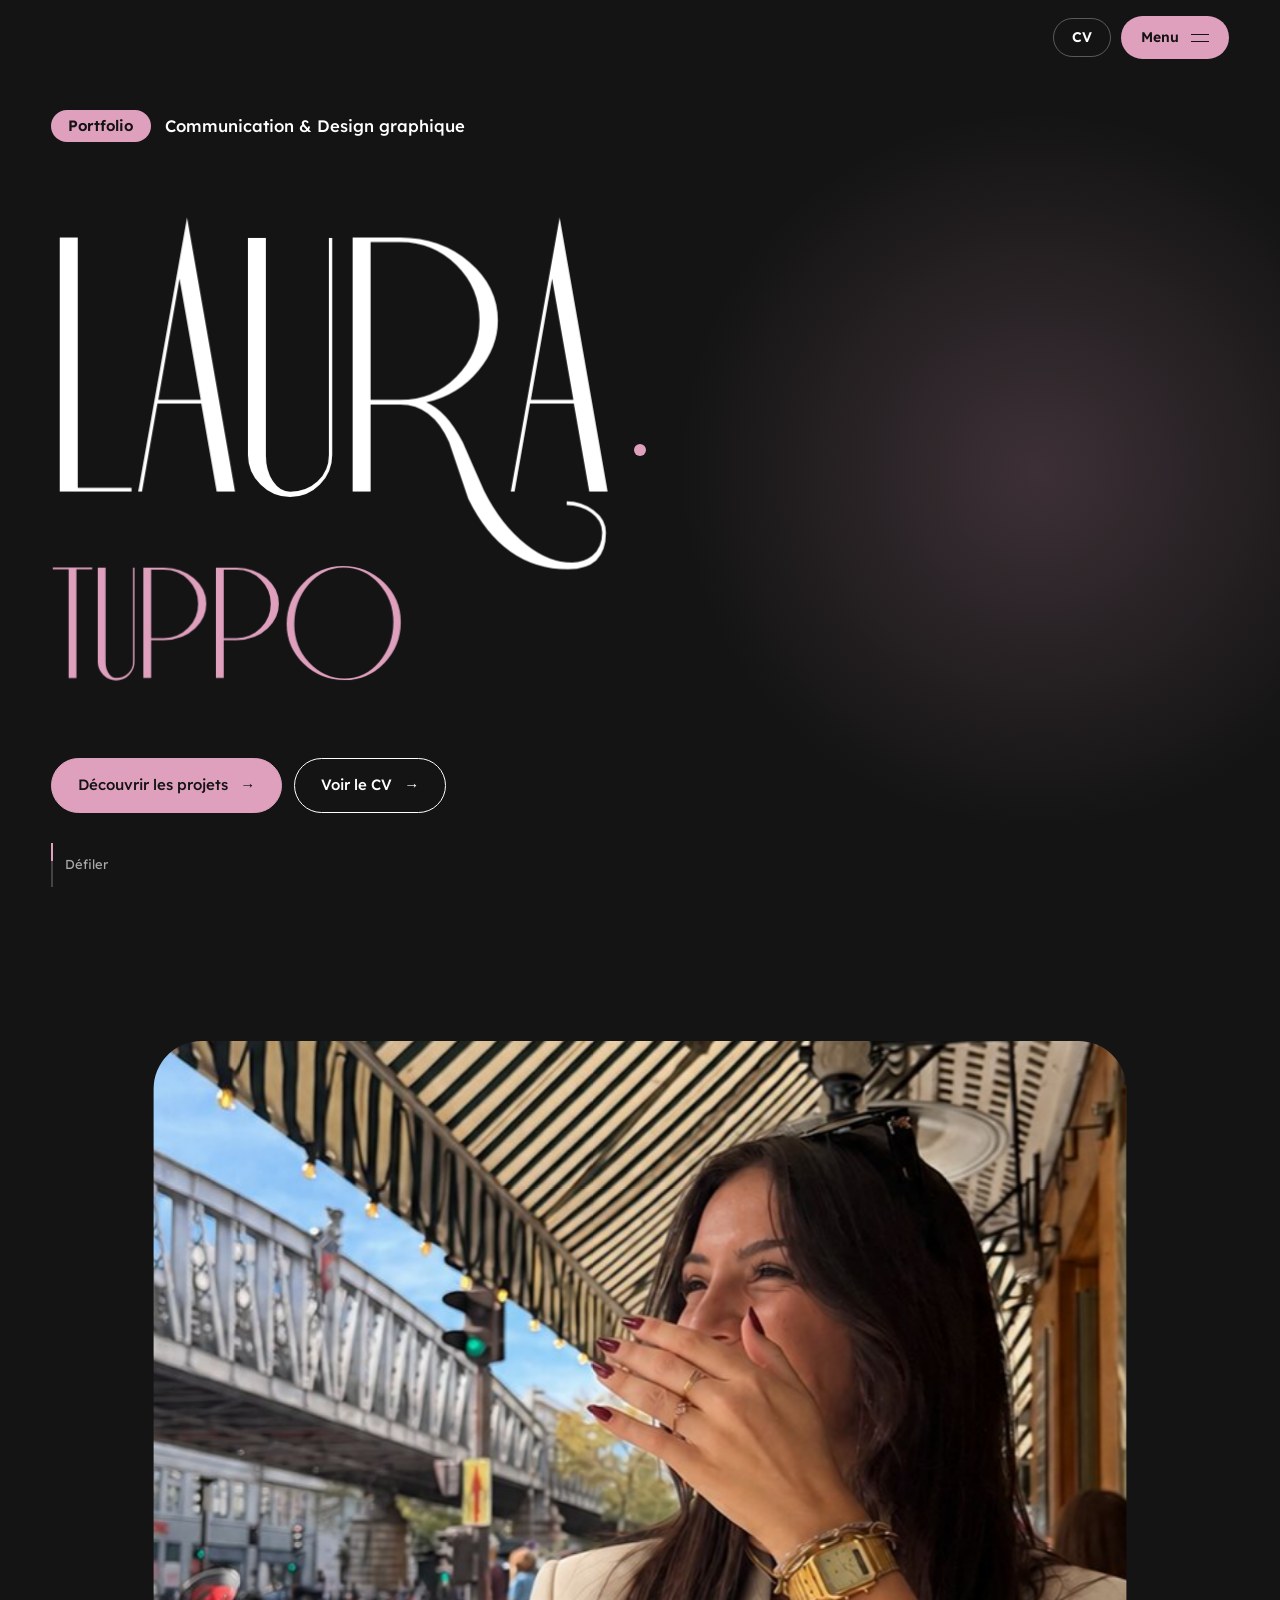
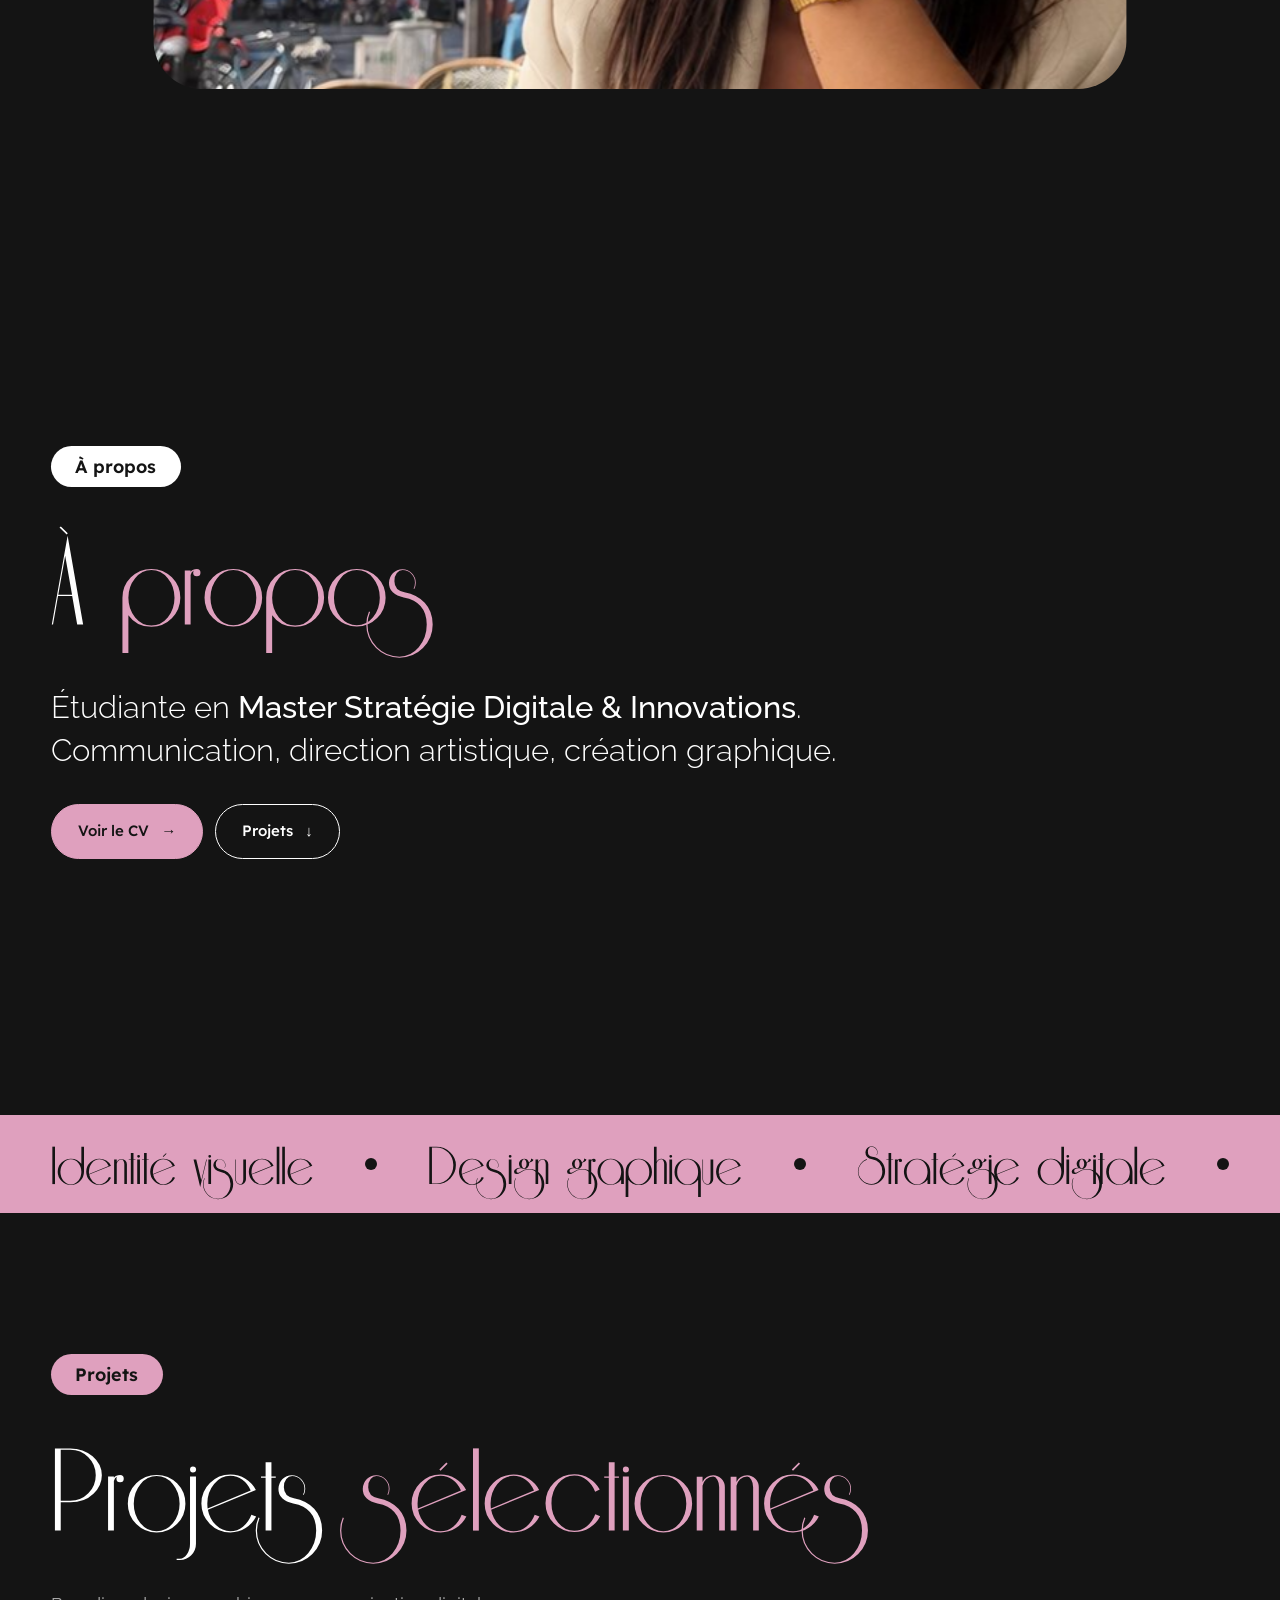
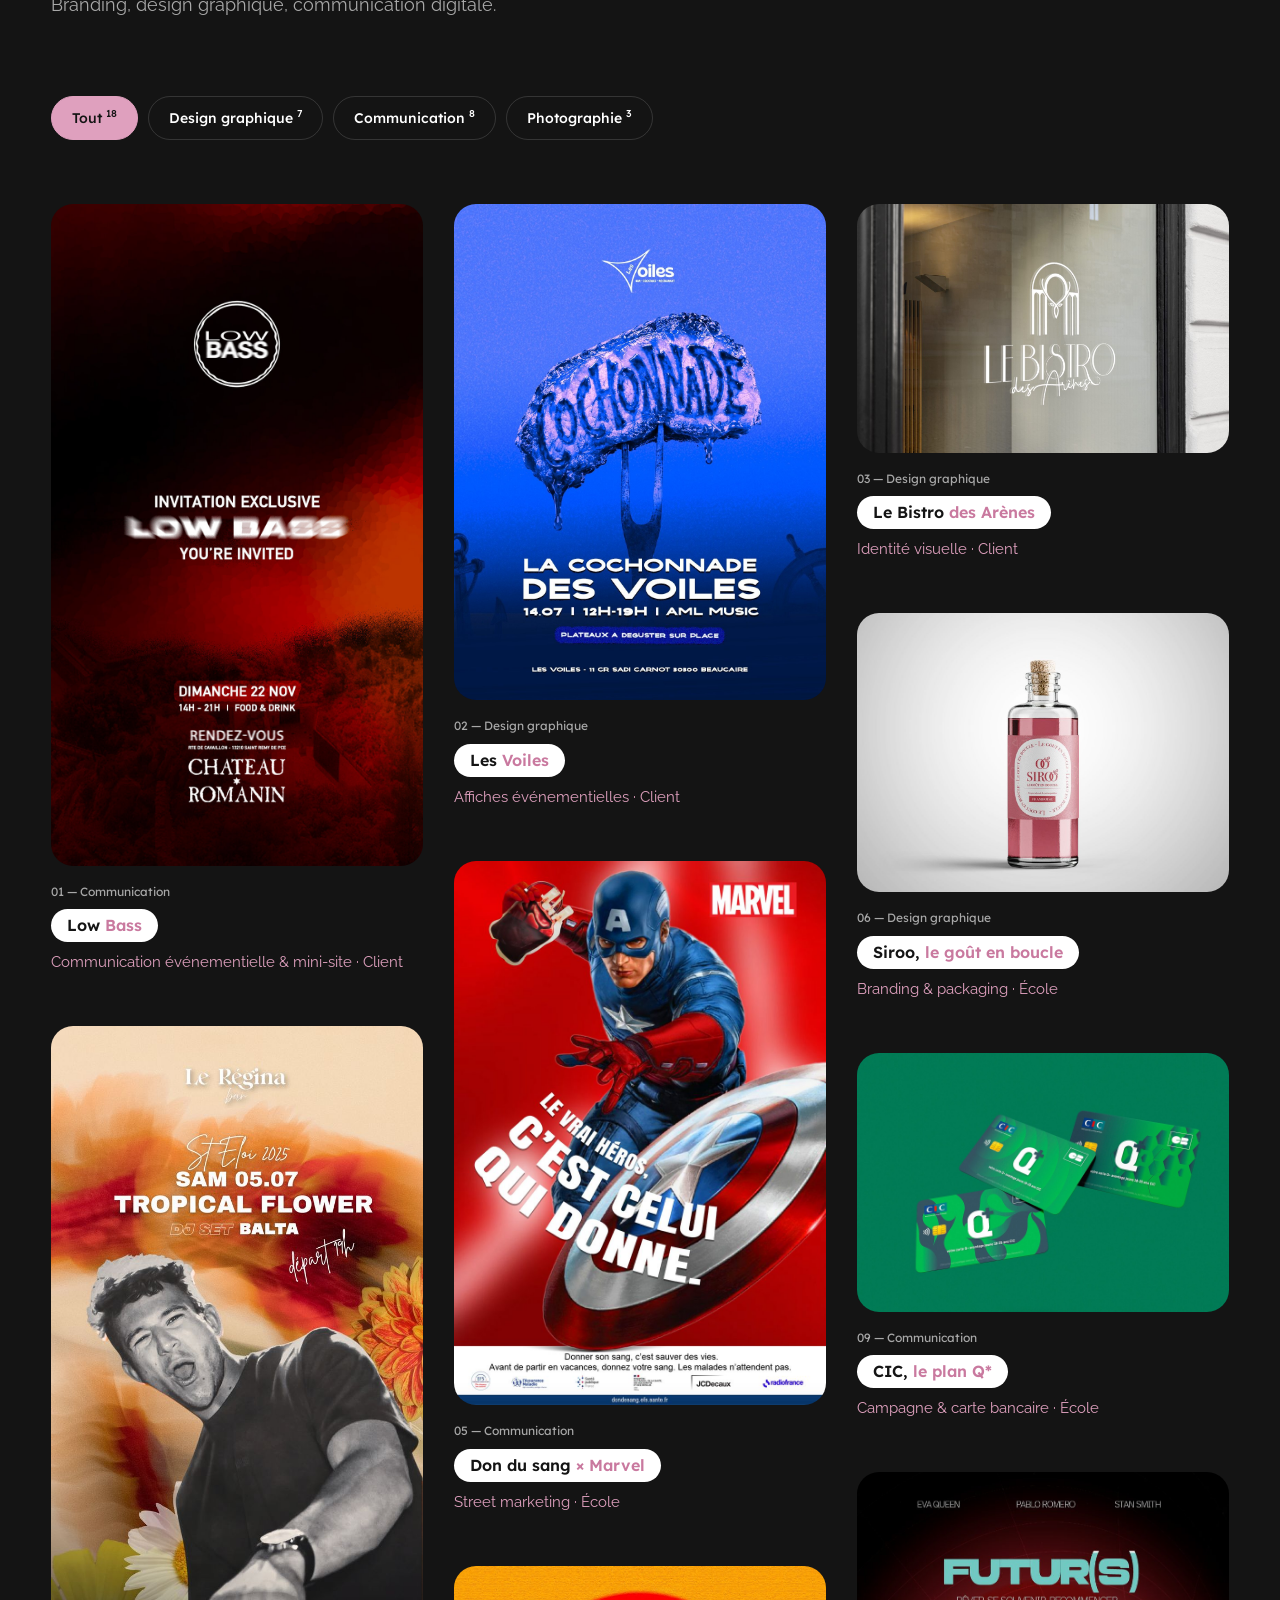
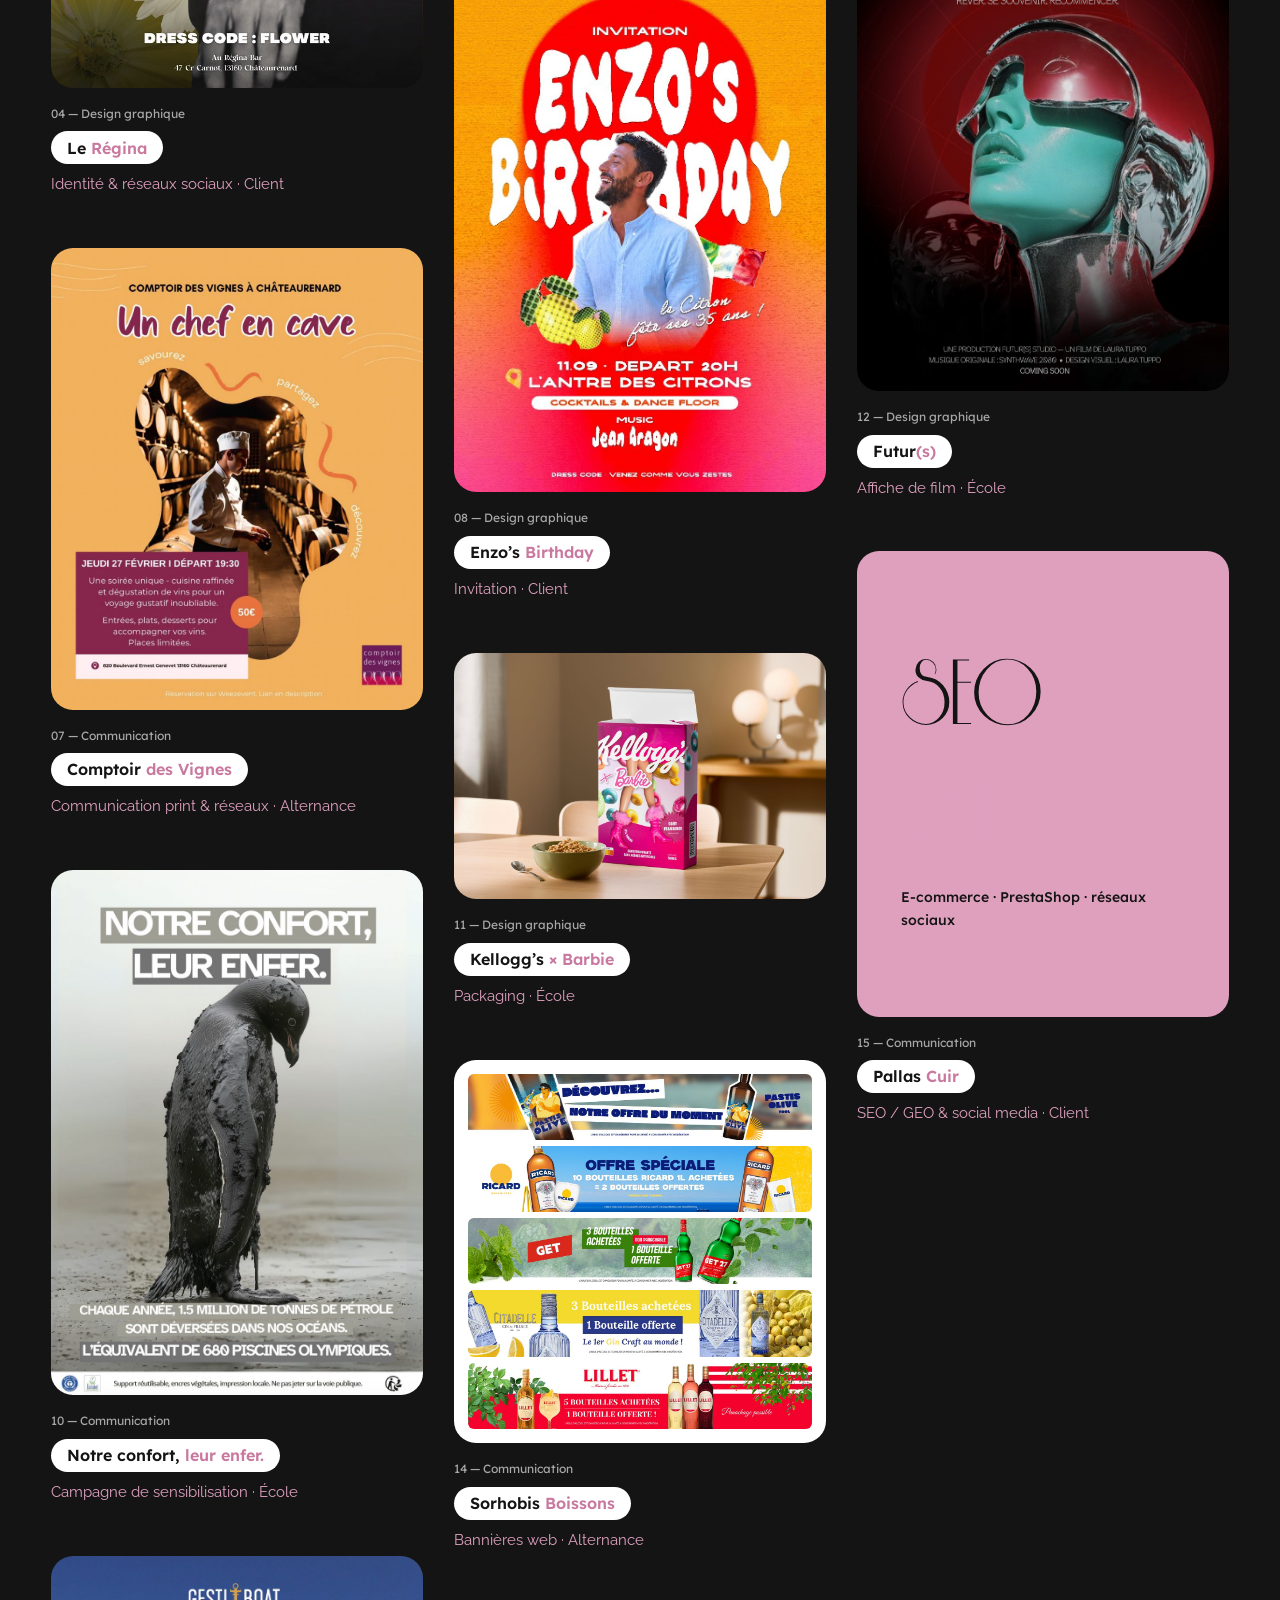
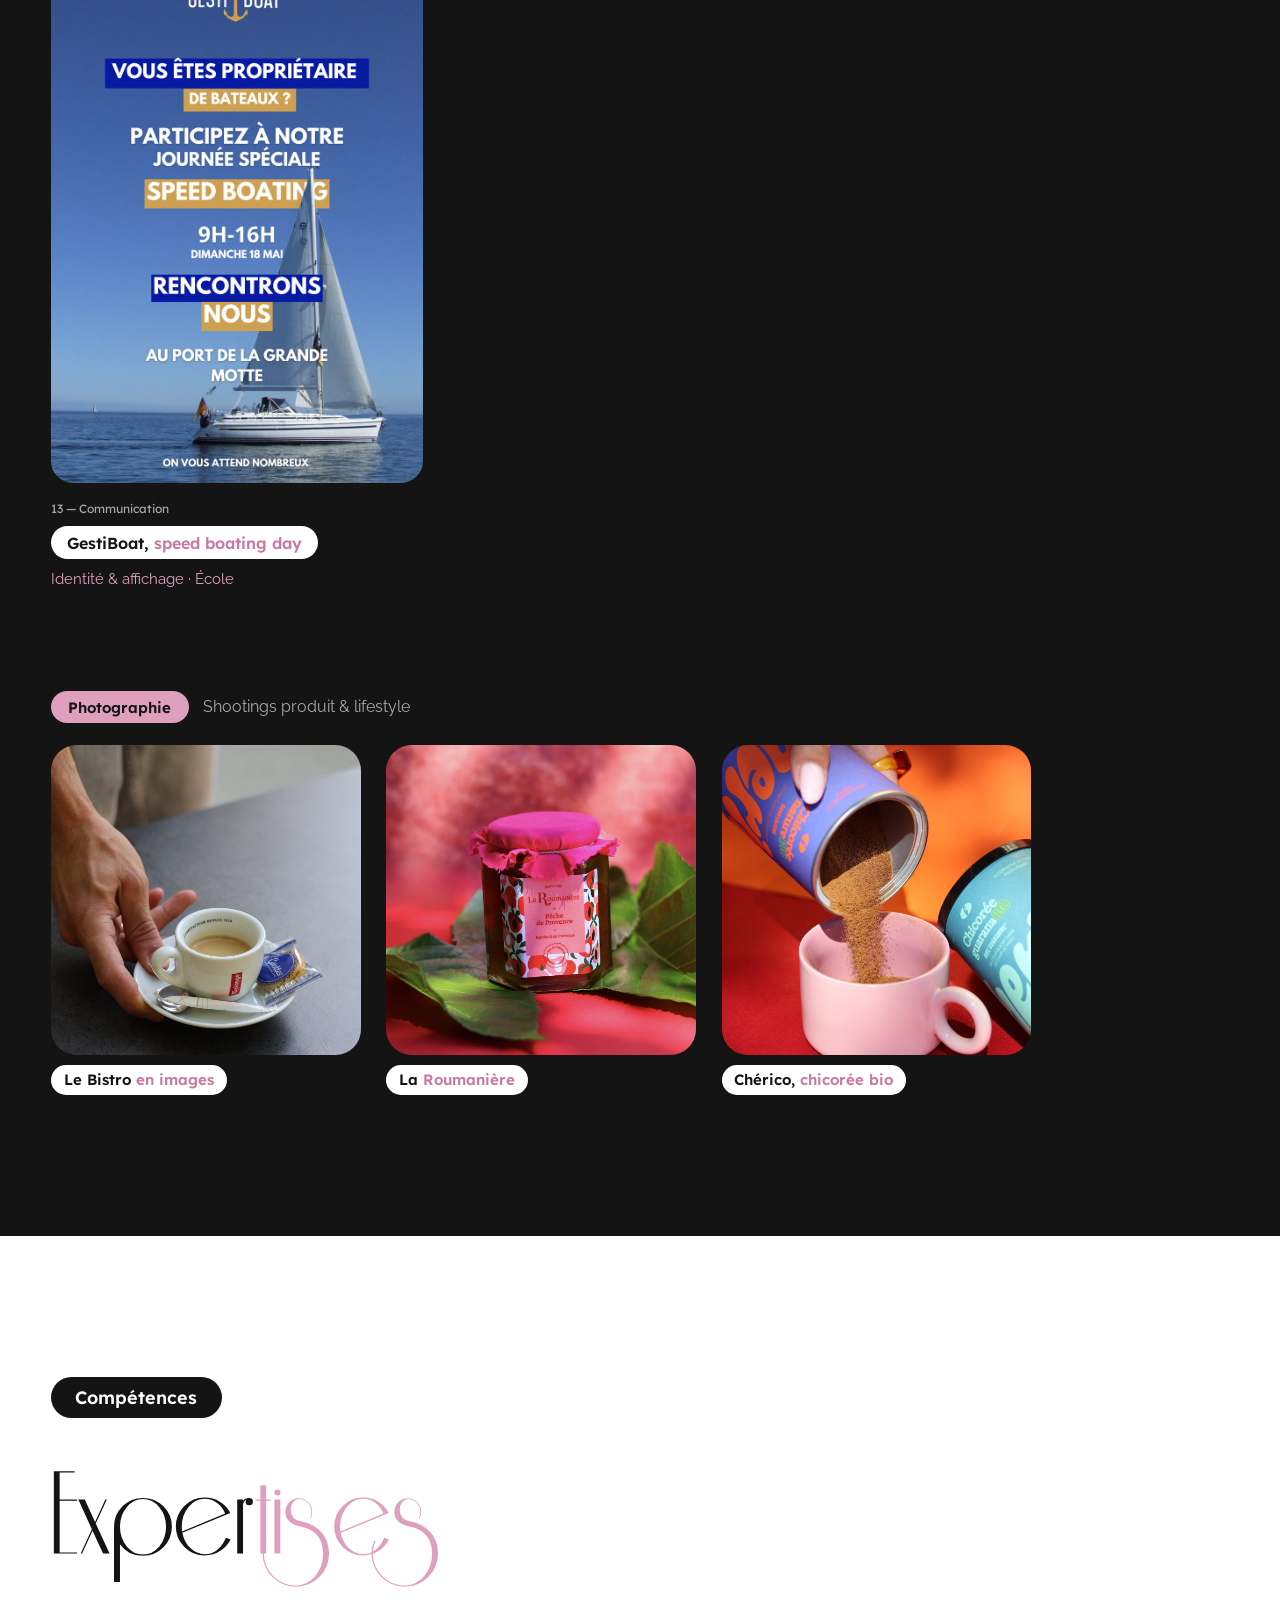
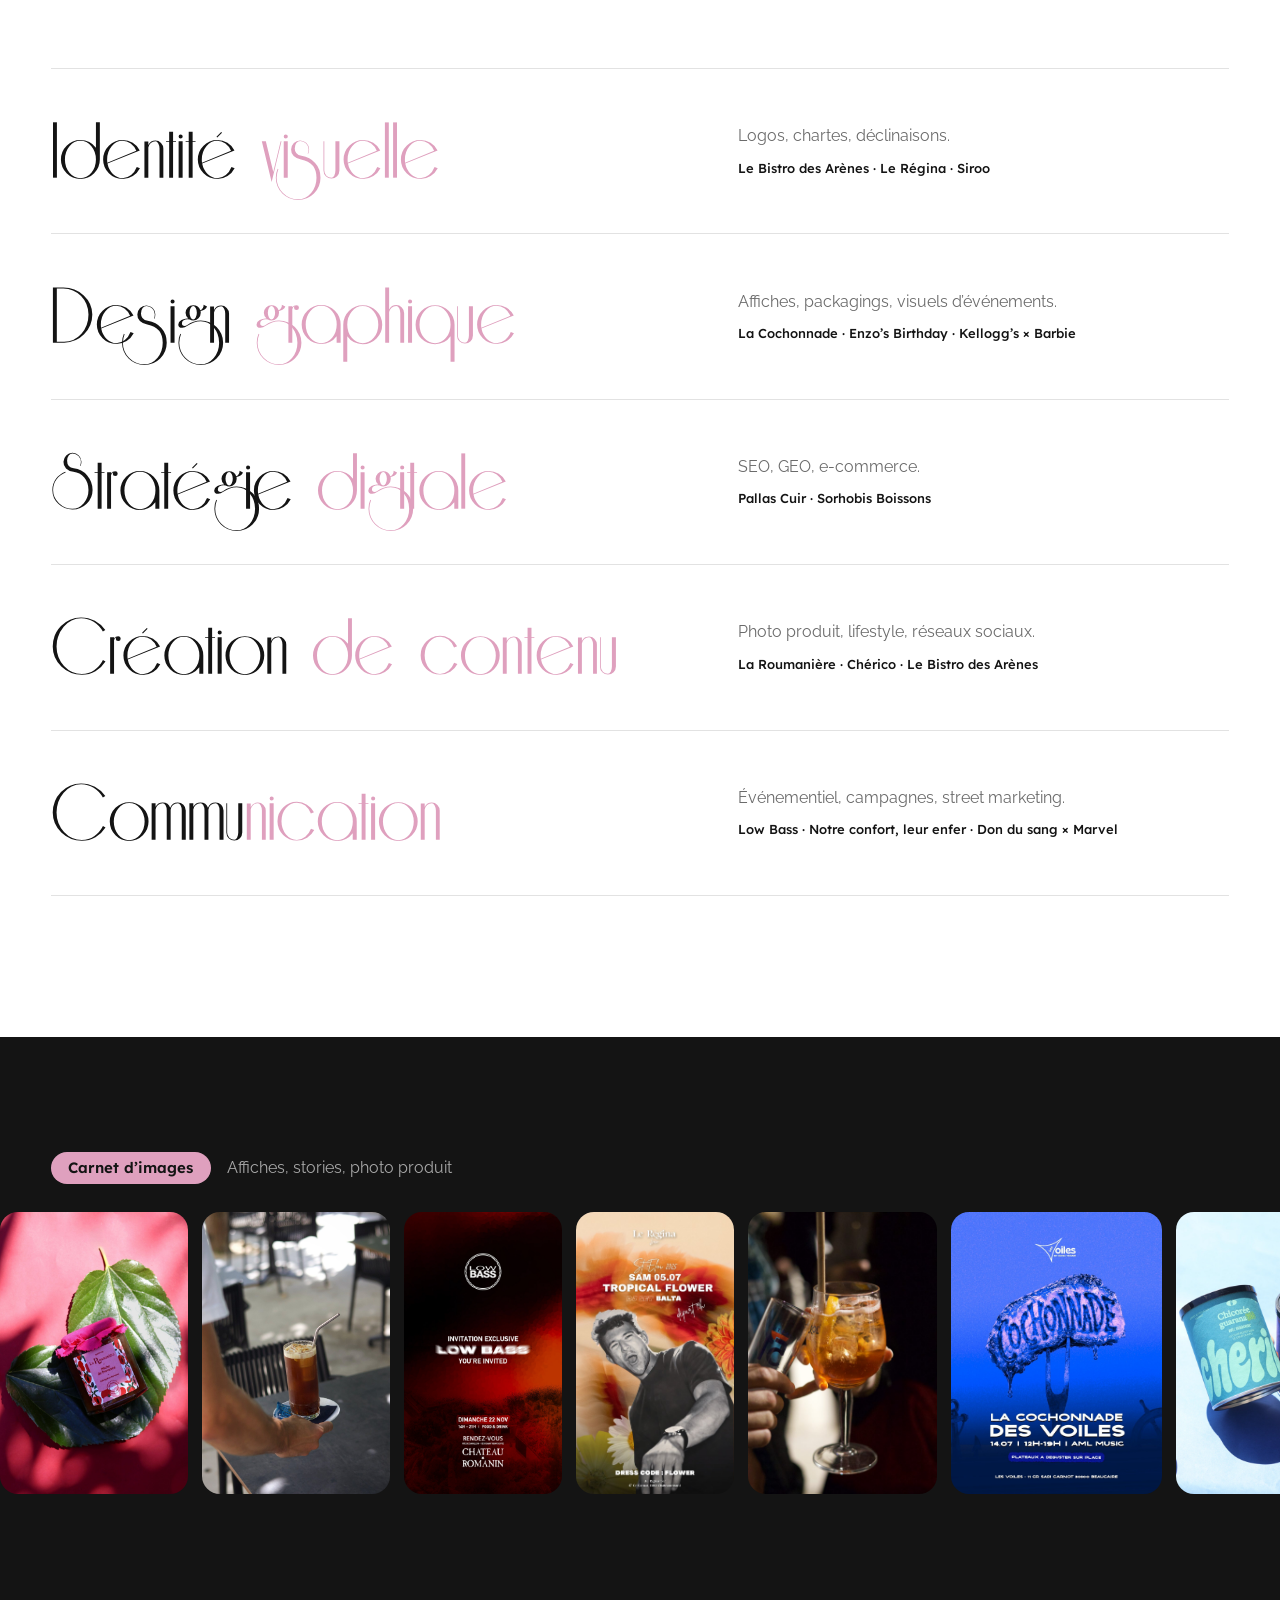
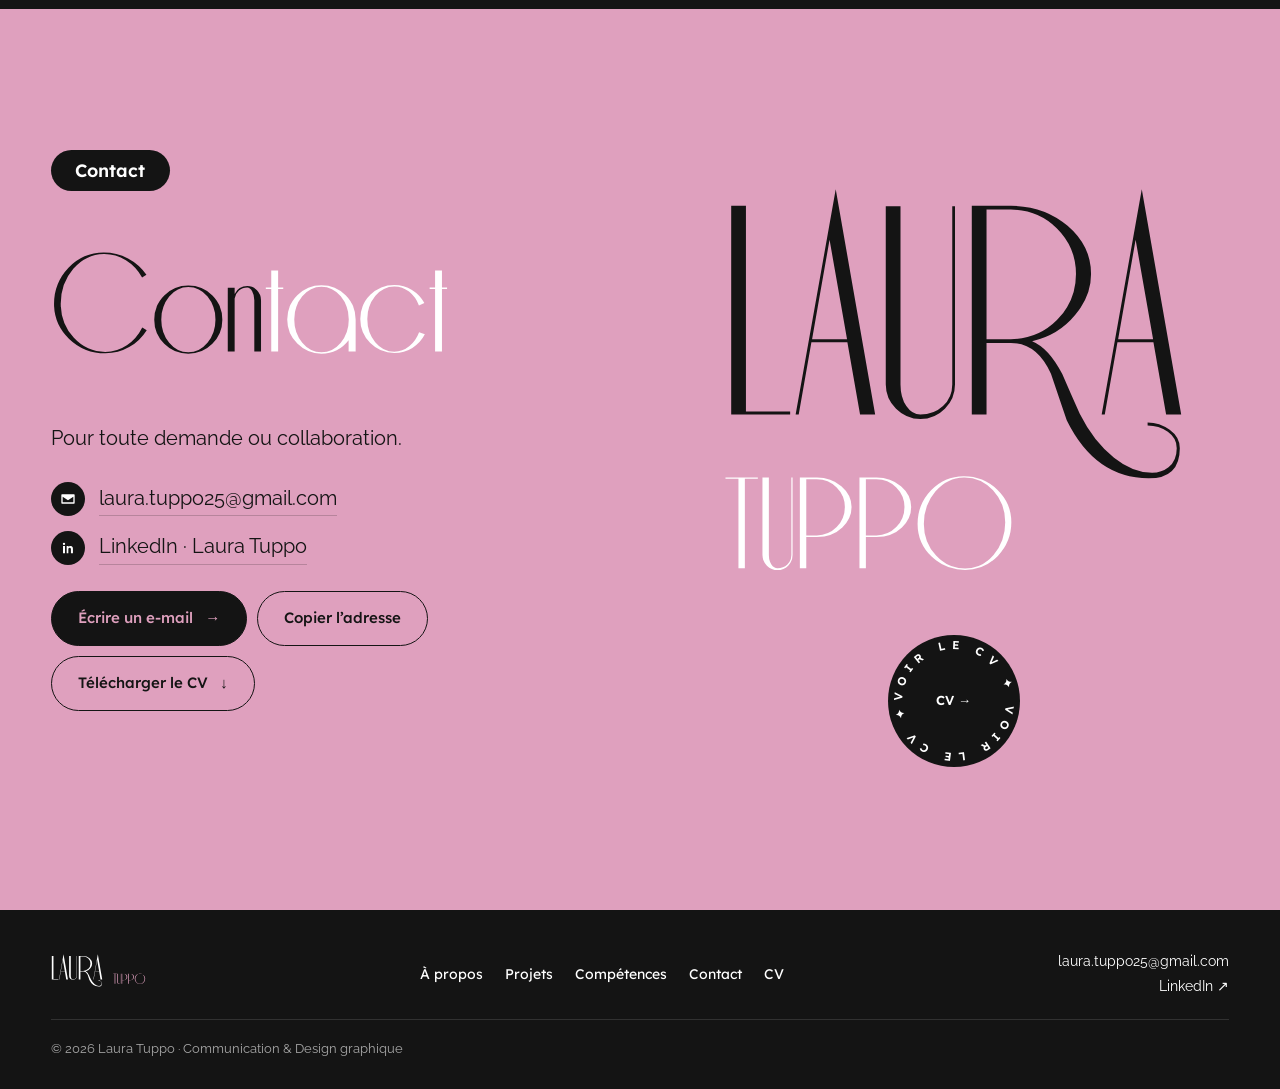
<file: index.html>
<!DOCTYPE html>
<html lang="fr" class="js">
<head>
<meta charset="UTF-8">
<meta name="viewport" content="width=device-width, initial-scale=1.0, viewport-fit=cover">
<meta name="theme-color" content="#141414">
<title>Laura Tuppo — Portfolio</title>
<meta name="description" content="Laura Tuppo — Portfolio. Communication &amp; design graphique : identité visuelle, affiches, communication événementielle, photographie produit.">
<meta property="og:title" content="Laura Tuppo — Portfolio">
<meta property="og:description" content="Portfolio — Communication &amp; Design graphique">
<meta property="og:type" content="website">
<meta property="og:url" content="https://lauratuppo25-stack.github.io/book-Laura/">
<meta property="og:image" content="https://lauratuppo25-stack.github.io/book-Laura/images/og-accueil.jpg">
<meta property="og:image:width" content="1200">
<meta property="og:image:height" content="630">
<meta property="og:image:alt" content="Laura Tuppo — Portfolio, Communication &amp; Design graphique">
<meta name="twitter:card" content="summary_large_image">
<meta name="twitter:image" content="https://lauratuppo25-stack.github.io/book-Laura/images/og-accueil.jpg">
<link rel="icon" href="data:image/svg+xml,%3Csvg xmlns='http://www.w3.org/2000/svg' viewBox='0 0 32 32'%3E%3Crect width='32' height='32' rx='16' fill='%23dfa0be'/%3E%3Ctext x='16' y='21' font-family='Arial' font-weight='700' font-size='13' fill='%23141414' text-anchor='middle'%3ELT%3C/text%3E%3C/svg%3E">
<link rel="preconnect" href="https://fonts.googleapis.com">
<link rel="preconnect" href="https://fonts.gstatic.com" crossorigin>
<link href="https://fonts.googleapis.com/css2?family=Lexend:wght@400;500;600&family=Raleway:ital,wght@0,300;0,400;0,500;0,600;1,400&display=swap" rel="stylesheet">
<link rel="stylesheet" href="assets/site.css">
<script>document.documentElement.classList.add("is-loading");setTimeout(function(){var d=document.documentElement;if(d.classList.contains("is-loading")){d.classList.remove("is-loading");d.classList.add("loaded")}},9000)</script>
</head>
<body>
<svg width="0" height="0" style="position:absolute" aria-hidden="true"><defs><path id="rg0" d="M193 766H21V157H64V757H193Z"/><path id="rg1" d="M444 567Q444 655 381.5 717.5Q319 780 231 780Q143 780 80.5 717.5Q18 655 18 567Q18 478 80.5 416Q143 354 231 354Q320 354 382 416Q444 478 444 567ZM401 567Q401 482 351.5 422.5Q302 363 231 363Q161 363 111.5 422.5Q62 482 62 567Q62 651 111.5 711Q161 771 231 771Q301 771 351 711Q401 651 401 567Z"/><path id="rg2" d="M362 366 252 814 184 535 117 814 9 366H53L135 703L180 516L144 366H189L203 423L217 366H226L207 443L270 703L352 366Z"/><path id="rg3" d="M377 567Q377 649 308.5 707.5Q240 766 143 766H29V157H143Q201 157 244 189.5Q287 222 287 266Q287 302 259 330Q231 358 187 369Q269 383 323 438.5Q377 494 377 567ZM243 266Q243 227 210.5 197Q178 167 143 167H72V366H143Q184 366 213.5 336.5Q243 307 243 266ZM333 567Q333 489 277.5 433Q222 377 143 377H72V756H143Q222 756 277.5 700.5Q333 645 333 567Z"/><path id="rg4" d="M446 766H402V696Q338 780 232 780Q144 780 81 717Q18 654 18 566Q18 477 81 414.5Q144 352 232 352Q321 352 383.5 414.5Q446 477 446 566ZM403 566Q403 481 353 421Q303 361 232 361Q162 361 112 421Q62 481 62 566Q62 651 112 711Q162 771 232 771Q303 771 353 711Q403 651 403 566Z"/><path id="rg5" d="M336 766Q336 868 264 939.5Q192 1011 90 1011Q-11 1011 -83 939.5Q-155 868 -155 766Q-155 714 -135 669L-127 672Q-146 718 -146 766Q-146 864 -76.5 933.5Q-7 1003 90 1003Q174 1003 233 933.5Q292 864 292 766Q292 597 122 565Q71 555 41 526.5Q11 498 13 456Q15 414 43 385Q71 356 112 356Q153 356 182 385.5Q211 415 211 456Q211 480 200 502L195 499Q205 480 205 456Q205 418 178 390.5Q151 363 114 363Q89 363 71 385Q53 407 53 445Q53 512 127 526Q222 544 277 604Q336 667 336 766Z"/><path id="rg6" d="M423 662Q396 715 345 747.5Q294 780 232 780Q144 780 81 717Q18 654 18 566Q18 477 81 414.5Q144 352 232 352Q293 352 343.5 383Q394 414 421 466L66 611Q79 680 125.5 725.5Q172 771 232 771Q284 771 325.5 737.5Q367 704 388 649ZM383 470Q362 420 321.5 390.5Q281 361 232 361Q162 361 112 421Q62 481 62 566Q62 578 64 602Z"/><path id="rg7" d="M235 158 118 814 3 158H48L137 668L226 158Z"/><path id="rg8" d="M67 314Q67 336 43 336Q22 336 22 314Q22 292 43 292Q67 292 67 314ZM66 766H22V366H66Z"/><path id="rg9" d="M65 766H22V158H65Z"/><path id="rg10" d="M118 375H86V766H43V375H9V366H43V260H86V366H118Z"/><path id="rg11" d="M138 382Q138 408 111 408Q84 408 84 382Q84 374 90 366Q70 374 65 399V766H22V366H65V376Q80 355 111 355Q138 355 138 382Z"/><path id="rg12" d="M439 566Q439 654 376.5 717Q314 780 225 780Q137 780 74 717Q11 654 11 566Q11 477 74 414.5Q137 352 225 352Q334 352 396 437V157H439ZM396 566Q396 481 346 421Q296 361 225 361Q155 361 105 421Q55 481 55 566Q55 651 105 711Q155 771 225 771Q296 771 346 711Q396 651 396 566Z"/><path id="rg13" d="M238 766H194L157 555H52L15 766H6L123 109ZM156 546 105 256 54 546Z"/><path id="rg14" d="M234 318 225 328 173 276 183 267ZM423 662Q396 715 345 747.5Q294 780 232 780Q144 780 81 717Q18 654 18 566Q18 477 81 414.5Q144 352 232 352Q293 352 343.5 383Q394 414 421 466L66 611Q79 680 125.5 725.5Q172 771 232 771Q284 771 325.5 737.5Q367 704 388 649ZM383 470Q362 420 321.5 390.5Q281 361 232 361Q162 361 112 421Q62 481 62 566Q62 578 64 602Z"/><path id="rg15" d="M230 766H188V445Q188 413 174.5 389.5Q161 366 144 366Q114 366 92 385.5Q70 405 65 435V766H22V367H65V406Q90 357 144 357Q179 357 204.5 383.5Q230 410 230 445Z"/><path id="rg16" d="M636 864Q636 952 545 952Q389 952 306 783Q283 715 260 647Q220 557 143 557H72V766H29V157H143Q240 157 308.5 215.5Q377 274 377 356Q377 420 331 475Q282 535 205 552Q254 572 293 648Q318 706 344 764Q385 846 444 892Q499 936 555 936Q583 936 603 920Q627 900 627 864Q627 835 601 816.5Q575 798 542 798V789Q577 789 606.5 810.5Q636 832 636 864ZM333 356Q333 278 277.5 223Q222 168 143 168H72V546H143Q222 546 277.5 490.5Q333 435 333 356Z"/><path id="rg17" d="M284 272 232 324 223 315 275 263ZM423 662Q396 715 345 747.5Q294 780 232 780Q144 780 81 717Q18 654 18 566Q18 477 81 414.5Q144 352 232 352Q293 352 343.5 383Q394 414 421 466L66 611Q79 680 125.5 725.5Q172 771 232 771Q284 771 325.5 737.5Q367 704 388 649ZM383 470Q362 420 321.5 390.5Q281 361 232 361Q162 361 112 421Q62 481 62 566Q62 578 64 602Z"/><path id="rg18" d="M510 766Q510 868 438 939.5Q366 1011 264 1011Q163 1011 91 939.5Q19 868 19 766Q19 714 39 669L47 672Q28 718 28 766Q28 864 97.5 933.5Q167 1003 264 1003Q348 1003 407 933.5Q466 864 466 766Q466 668 407 598.5Q348 529 264 529Q186 529 117 581Q87 604 59 603Q17 602 17 565Q17 536 52 517Q82 500 114 500Q122 500 127 501Q97 476 97 437Q97 403 121.5 378.5Q146 354 181 354Q240 354 259 409Q276 407 287 385Q297 366 295 348L333 368Q328 389 302 404Q281 416 262 417Q264 429 264 437Q264 472 239.5 496.5Q215 521 181 521Q159 521 142 510Q130 508 120 508Q95 508 76 520Q57 532 57 553Q57 583 87 583Q100 583 116 571Q182 521 264 521Q366 521 438 592.5Q510 664 510 766ZM221 437Q221 407 209 385Q197 363 181 363Q165 363 153 385Q141 407 141 437Q141 467 153 489.5Q165 512 181 512Q197 512 209 489.5Q221 467 221 437Z"/><path id="rg19" d="M454 457Q454 583 363.5 674.5Q273 766 145 766H21V159H136Q266 159 360 246Q454 333 454 457ZM412 457Q412 337 330.5 253Q249 169 136 169H64V756H145Q257 756 334.5 668.5Q412 581 412 457Z"/><path id="rg20" d="M188 688Q188 724 162.5 750Q137 776 101 776Q65 776 39 750Q13 724 13 688V366H22V688Q22 720 45 743.5Q68 767 101 767Q118 767 131 743.5Q144 720 144 688V366H188Z"/><path id="rg21" d="M230 766H182L104 597L27 766H17L99 586L-1 366H47L123 533L199 366H210L128 544Z"/><path id="rg22" d="M343 766H300V312L167 832L35 317V766H26V109L184 726L343 110Z"/><path id="rg23" d="M225 366 117 814 9 366H53L135 703L216 366Z"/><path id="rg24" d="M457 560Q457 648 392 711.5Q327 775 236 775Q145 775 80 712Q15 649 15 560Q15 493 54.5 438Q94 383 157 359L161 368Q100 390 61.5 442.5Q23 495 23 560Q23 644 87.5 705Q152 766 236 766Q308 766 360 705.5Q412 645 412 560Q412 477 365.5 422.5Q319 368 246 360Q195 354 165 324Q135 294 137 250Q139 209 167 180Q195 151 236 151Q277 151 306 180Q335 209 335 250Q335 274 323 296L318 294Q329 274 329 251Q329 213 302 185.5Q275 158 237 158Q212 158 194.5 180Q177 202 177 240Q177 314 250 321Q339 330 398 400Q457 470 457 560Z"/><path id="rg25" d="M92 745Q92 803 48 822L44 812Q75 800 79 768Q73 774 63 774Q52 774 43.5 765Q35 756 35 745Q35 716 63 716Q74 716 83 724.5Q92 733 92 745Z"/><path id="rg26" d="M150 305 142 315 98 271 56 314 47 304 98 253ZM188 688Q188 724 162.5 750Q137 776 101 776Q65 776 39 750Q13 724 13 688V366H22V688Q22 720 45 743.5Q68 767 101 767Q118 767 131 743.5Q144 720 144 688V366H188Z"/><path id="rg27" d="M444 567Q444 655 381.5 717.5Q319 780 231 780Q143 780 80.5 717.5Q18 655 18 567V158H62V438Q122 354 231 354Q320 354 382 416Q444 478 444 567ZM401 567Q401 482 351.5 422.5Q302 363 231 363Q161 363 111.5 422.5Q62 482 62 567Q62 651 111.5 711Q161 771 231 771Q301 771 351 711Q401 651 401 567Z"/><path id="rg28" d="M422 659Q395 712 344 744Q293 776 231 776Q143 776 80.5 713.5Q18 651 18 563Q18 474 80.5 412Q143 350 231 350Q291 350 341.5 381Q392 412 419 463L385 478Q364 424 323 391.5Q282 359 231 359Q161 359 111.5 418.5Q62 478 62 563Q62 648 111.5 708Q161 768 231 768Q282 768 324 734Q366 700 386 646Z"/><path id="rg29" d="M599 633Q557 700 489 739Q421 778 340 778Q208 778 113.5 687.5Q19 597 19 468Q19 337 109.5 242Q200 147 330 147Q411 147 482 184.5Q553 222 597 287L570 303Q533 235 468.5 195Q404 155 330 156Q218 158 139.5 249Q61 340 61 468Q61 593 143 681Q225 769 339 769Q413 769 474.5 727.5Q536 686 571 616Z"/><path id="rg30" d="M397 766H353V444Q353 412 340 388.5Q327 365 310 365Q279 365 256.5 385.5Q234 406 231 436V766H188V444Q188 411 175 388Q162 365 144 365Q114 365 92 384.5Q70 404 65 433V766H22V366H65V405Q90 356 144 356Q207 356 226 416Q247 356 310 356Q345 356 371 382Q397 408 397 444Z"/><path id="rg31" d="M446 568Q446 656 383.5 719Q321 782 232 782Q122 782 62 696V976H18V568Q18 479 80.5 416.5Q143 354 232 354Q321 354 383.5 416.5Q446 479 446 568ZM403 568Q403 483 353 423Q303 363 232 363Q162 363 112 423Q62 483 62 568Q62 653 112 713Q162 773 232 773Q303 773 353 713Q403 653 403 568Z"/><path id="rg32" d="M193 766H21V157H174V166H64V366H193V375H64V757H193Z"/><path id="rg33" d="M238 366 59 757H236V766H8L186 375H29V366Z"/><path id="rg34" d="M92 185Q92 243 48 262L44 252Q75 240 79 208Q73 214 63 214Q52 214 43.5 205Q35 196 35 185Q35 156 63 156Q74 156 83 164.5Q92 173 92 185Z"/><path id="rg35" d="M230 766H188V441Q188 408 174.5 385Q161 362 144 362Q114 362 92 381Q70 400 65 430V766H22V158H65V402Q90 353 144 353Q179 353 204.5 379.5Q230 406 230 441Z"/><path id="rg36" d="M225 367 77 976H69L111 796L9 367H53L135 703L216 367Z"/><path id="rg37" d="M65 766H22V157H65Z"/><path id="rg38" d="M783 864Q786 899 763 925.5Q740 952 700 952Q535 952 449 758Q397 778 340 778Q208 778 113.5 687.5Q19 597 19 468Q19 337 109.5 242Q200 147 330 147Q461 147 555.5 237.5Q650 328 650 457Q650 547 605 623Q560 699 486 741Q583 936 710 936Q735 936 756.5 914.5Q778 893 775 864Q772 835 750 816.5Q728 798 697 798V789Q731 789 755.5 810Q780 831 783 864ZM609 457Q609 331 526.5 242.5Q444 154 330 156Q218 158 139.5 249Q61 340 61 468Q61 593 143 681Q225 769 339 769Q393 769 442 746Q394 651 310 651Q237 651 190 681L184 672Q239 636 307 636Q415 636 477 726Q537 684 573 612Q609 540 609 457Z"/><path id="rg39" d="M171 242H119L156 278Q159 281 159 284Q159 293 149 293Q146 293 143 290L108 255V305Q108 313 99 313Q90 313 90 305V253L53 290Q50 293 47 293Q38 293 38 284Q38 281 41 278L77 242H26Q18 242 18 233Q18 224 26 224H77L40 187Q37 184 37 181Q37 172 46 172Q49 172 52 175L90 213V160Q90 152 99 152Q108 152 108 160V212L143 175Q146 172 149 172Q158 172 158 181Q158 184 156 187L120 224H171Q180 224 180 233Q180 242 171 242Z"/><path id="rg40" d="M251 831 28 251V766H19V109L243 687V157H251Z"/><path id="rg41" d="M163 375H65V766H22V269Q22 220 56.5 185.5Q91 151 140 151H163V160H140Q109 160 87 192Q65 224 65 269V366H163Z"/><path id="rg42" d="M92 745Q92 756 83 765Q74 774 63 774Q52 774 43.5 765Q35 756 35 745Q35 716 63 716Q74 716 83 724.5Q92 733 92 745Z"/><path id="rg43" d="M224 766H179L64 386V766H21V158H64V369L204 159H216L95 339Z"/><path id="rg44" d="M192 376H64V766H21V158H173V167H64V367H192Z"/><path id="rg45" d="M120 836 113 839Q60 745 38.5 662Q17 579 18 465Q19 353 40 272.5Q61 192 113 100L120 103Q75 184 65 275Q63 298 62 465Q62 482 61 522Q61 555 61 573Q61 729 120 836Z"/><path id="rg46" d="M117 465Q117 581 97 662Q76 746 23 839L16 836Q52 770 65 703Q75 651 75 569Q75 551 75 519Q74 481 74 465Q73 302 70 275Q61 185 16 103L23 100Q75 192 96 273Q117 354 117 465Z"/><path id="rg47" d="M650 457Q650 589 559.5 683.5Q469 778 340 778Q208 778 113.5 687.5Q19 597 19 468Q19 337 109.5 242Q200 147 330 147Q403 147 478.5 186Q554 225 597 287L570 303Q533 235 468.5 195Q404 155 330 156Q218 158 139.5 249Q61 340 61 468Q61 593 143 681Q225 769 339 769Q452 769 530.5 677Q609 585 609 457Q609 416 598 375H331V366H637Q650 413 650 457Z"/><path id="rg48" d="M648 458Q648 589 557.5 683.5Q467 778 338 778Q207 778 113 688Q19 598 19 469Q19 338 109.5 243.5Q200 149 329 149Q460 149 554 239Q648 329 648 458ZM607 458Q607 332 525 243.5Q443 155 330 157Q218 159 139.5 250.5Q61 342 61 469Q61 594 143 681.5Q225 769 338 769Q450 769 528.5 677.5Q607 586 607 458Z"/><path id="rg49" d="M521 768H469L413 687Q347 775 236 775Q145 775 80 712Q15 649 15 560Q15 493 54.5 438Q94 383 157 359Q166 356 182 350L151 307Q136 281 137 250Q139 209 167 180Q195 151 236 151Q277 151 306 180Q335 209 335 250Q335 305 291 329Q283 336 231 348L408 604Q412 576 412 560Q412 486 375 429L462 379L465 386L414 416Q457 477 457 560Q457 605 437 647ZM327 250Q327 212 300.5 185Q274 158 237 158Q212 158 194.5 180Q177 202 177 240Q177 265 185 281L226 340Q267 331 280 326Q327 304 327 250ZM391 656 187 358Q179 360 161 368Q100 390 61.5 442.5Q23 495 23 560Q23 644 87.5 705Q152 766 236 766Q285 766 327 736Q369 706 391 656Z"/><path id="rg50" d="M376 356Q376 434 314 493Q247 557 143 557H72V766H29V158H143Q239 158 307.5 216.5Q376 275 376 356ZM331 356Q331 279 276 224Q221 169 143 169H72V546H143Q221 546 276 490.5Q331 435 331 356Z"/><path id="rg51" d="M443 976H399V696Q339 782 229 782Q140 782 77.5 719.5Q15 657 15 568Q15 479 77.5 416.5Q140 354 229 354Q318 354 380.5 416.5Q443 479 443 568ZM399 568Q399 483 349 423Q299 363 229 363Q158 363 108 423Q58 483 58 568Q58 653 108 713Q158 773 229 773Q299 773 349 713Q399 653 399 568Z"/><path id="rg52" d="M225 678Q225 719 195.5 749Q166 779 124 779Q83 779 53 749Q23 719 23 678V158H66V678Q66 716 83 741Q100 766 124 766Q163 766 190 741Q217 716 217 678V158H225Z"/><path id="rg53" d="M227 166H140V766H97V166H10V157H227Z"/><path id="rg54" d="M124 90 116 100 63 48 73 39ZM238 766H194L157 555H52L15 766H6L123 109ZM156 546 105 256 54 546Z"/><path id="rg55" d="M67 314Q67 336 43 336Q22 336 22 314Q22 292 43 292Q67 292 67 314ZM66 863Q66 913 31 948Q-4 983 -53 983H-77V974H-53Q-23 974 -0.5 941Q22 908 22 863V366H66Z"/></defs></svg>
<svg width="0" height="0" style="position:absolute" aria-hidden="true">
  <symbol id="i-mail" viewBox="0 0 24 24"><path fill="currentColor" d="M3 5h18a1 1 0 0 1 1 1v12a1 1 0 0 1-1 1H3a1 1 0 0 1-1-1V6a1 1 0 0 1 1-1Zm9 7.2L4.4 7H19.6L12 12.2ZM4 8.6V17h16V8.6l-8 5.4-8-5.4Z"/></symbol>
  <symbol id="i-in" viewBox="0 0 24 24"><path fill="currentColor" d="M4.5 9h3v11h-3V9Zm1.5-5a1.75 1.75 0 1 1 0 3.5A1.75 1.75 0 0 1 6 4Zm4 5h2.9v1.5h.04c.4-.76 1.38-1.56 2.85-1.56 3.05 0 3.61 2 3.61 4.6V20h-3v-5.4c0-1.29-.02-2.95-1.8-2.95-1.8 0-2.07 1.4-2.07 2.86V20H10V9Z"/></symbol>
</svg>

<div class="loader" aria-hidden="true">
  <div class="loader-in">
    <span class="wm"><span class="wm-l"><svg class="rs" viewBox="0 0 1342 1041" style="width:1.289em"><use href="#rg0" x="0" style="--i:0"/><use href="#rg13" x="203" style="--i:1"/><use href="#rg52" x="449" style="--i:2"/><use href="#rg16" x="694" style="--i:3"/><use href="#rg13" x="1096" style="--i:4"/></svg></span><span class="wm-t"><svg class="rs" viewBox="0 0 1944 1041" style="width:1.867em"><use href="#rg53" x="0" style="--i:0"/><use href="#rg52" x="235" style="--i:1"/><use href="#rg50" x="480" style="--i:2"/><use href="#rg50" x="880" style="--i:3"/><use href="#rg48" x="1280" style="--i:4"/></svg></span></span>
    <span class="loader-bar"><i></i></span>
    <span class="loader-count">000 %</span>
  </div>
</div>
<div class="progress" id="progress" aria-hidden="true"></div>

<header class="top" id="topbar">
  <a href="#accueil" aria-label="Laura Tuppo, retour à l'accueil"><span class="wm row" aria-hidden="true"><span class="wm-l"><svg class="rs" viewBox="0 0 1342 1041" style="width:1.289em"><use href="#rg0" x="0" style="--i:0"/><use href="#rg13" x="203" style="--i:1"/><use href="#rg52" x="449" style="--i:2"/><use href="#rg16" x="694" style="--i:3"/><use href="#rg13" x="1096" style="--i:4"/></svg></span><span class="wm-t"><svg class="rs" viewBox="0 0 1944 1041" style="width:1.867em"><use href="#rg53" x="0" style="--i:0"/><use href="#rg52" x="235" style="--i:1"/><use href="#rg50" x="480" style="--i:2"/><use href="#rg50" x="880" style="--i:3"/><use href="#rg48" x="1280" style="--i:4"/></svg></span></span></a>
  <div class="top-r">
    <a class="pill top-cv" href="cv.html">CV</a>
    <button class="menu-btn" id="menuBtn" aria-expanded="false" aria-controls="menu"><span id="menuLbl">Menu</span><i aria-hidden="true"></i></button>
  </div>
</header>

<nav class="menu" id="menu" aria-label="Navigation" aria-hidden="true">
  <ol>
    <li style="--li:0"><a href="#accueil"><span class="pill">01</span><span class="sr">Accueil</span><span class="rt" aria-hidden="true"><svg class="rs" viewBox="0 0 1978 1041" style="width:1.900em"><use href="#rg13" x="0" style="--i:0"/><use href="#rg28" x="246" style="--i:1"/><use href="#rg28" x="689" style="--i:2"/><use href="#rg20" x="1132" style="--i:3"/><use href="#rg6" x="1348" style="--i:4"/><use href="#rg8" x="1798" style="--i:5"/><use href="#rg9" x="1888" style="--i:6"/></svg></span></a></li>
    <li style="--li:1"><a href="#a-propos"><span class="pill">02</span><span class="sr">À propos</span><span class="rt" aria-hidden="true"><svg class="rs" viewBox="0 0 246 1041" style="width:0.236em"><use href="#rg54" x="0" style="--i:0"/></svg> <svg class="rs" viewBox="0 0 2332 1041" style="width:2.240em"><use href="#rg31" x="0" style="--i:2"/><use href="#rg11" x="457" style="--i:3"/><use href="#rg1" x="607" style="--i:4"/><use href="#rg31" x="1063" style="--i:5"/><use href="#rg1" x="1520" style="--i:6"/><use href="#rg5" x="1976" style="--i:7"/></svg></span></a></li>
    <li style="--li:2"><a href="#projets"><span class="pill">03</span><span class="sr">Projets</span><span class="rt" aria-hidden="true"><svg class="rs" viewBox="0 0 2025 1041" style="width:1.945em"><use href="#rg50" x="0" style="--i:0"/><use href="#rg11" x="400" style="--i:1"/><use href="#rg1" x="550" style="--i:2"/><use href="#rg55" x="1006" style="--i:3"/><use href="#rg6" x="1094" style="--i:4"/><use href="#rg10" x="1544" style="--i:5"/><use href="#rg5" x="1669" style="--i:6"/></svg></span></a></li>
    <li style="--li:3"><a href="#competences"><span class="pill">04</span><span class="sr">Compétences</span><span class="rt" aria-hidden="true"><svg class="rs" viewBox="0 0 4481 1041" style="width:4.305em"><use href="#rg29" x="0" style="--i:0"/><use href="#rg1" x="628" style="--i:1"/><use href="#rg30" x="1084" style="--i:2"/><use href="#rg31" x="1499" style="--i:3"/><use href="#rg17" x="1956" style="--i:4"/><use href="#rg10" x="2406" style="--i:5"/><use href="#rg6" x="2531" style="--i:6"/><use href="#rg15" x="2981" style="--i:7"/><use href="#rg28" x="3232" style="--i:8"/><use href="#rg6" x="3675" style="--i:9"/><use href="#rg5" x="4125" style="--i:10"/></svg></span></a></li>
    <li style="--li:4"><a href="#contact"><span class="pill">05</span><span class="sr">Contact</span><span class="rt" aria-hidden="true"><svg class="rs" viewBox="0 0 2485 1041" style="width:2.387em"><use href="#rg29" x="0" style="--i:0"/><use href="#rg1" x="628" style="--i:1"/><use href="#rg15" x="1084" style="--i:2"/><use href="#rg10" x="1335" style="--i:3"/><use href="#rg4" x="1460" style="--i:4"/><use href="#rg28" x="1917" style="--i:5"/><use href="#rg10" x="2360" style="--i:6"/></svg></span></a></li>
    <li style="--li:5"><a href="cv.html"><span class="pill">CV</span><span class="sr">Le CV</span><span class="rt" aria-hidden="true"><svg class="rs" viewBox="0 0 653 1041" style="width:0.627em"><use href="#rg0" x="0" style="--i:0"/><use href="#rg6" x="203" style="--i:1"/></svg> <svg class="rs" viewBox="0 0 873 1041" style="width:0.839em"><g class="e"><use href="#rg29" x="0" style="--i:3"/><use href="#rg7" x="628" style="--i:4"/></g></svg></span></a></li>
  </ol>
  <div class="menu-side">
    <span class="wm" role="img" aria-label="Laura Tuppo"><span class="wm-l"><svg class="rs" viewBox="0 0 1342 1041" style="width:1.289em"><use href="#rg0" x="0" style="--i:0"/><use href="#rg13" x="203" style="--i:1"/><use href="#rg52" x="449" style="--i:2"/><use href="#rg16" x="694" style="--i:3"/><use href="#rg13" x="1096" style="--i:4"/></svg></span><span class="wm-t"><svg class="rs" viewBox="0 0 1944 1041" style="width:1.867em"><use href="#rg53" x="0" style="--i:0"/><use href="#rg52" x="235" style="--i:1"/><use href="#rg50" x="480" style="--i:2"/><use href="#rg50" x="880" style="--i:3"/><use href="#rg48" x="1280" style="--i:4"/></svg></span></span>
    <a class="btn btn-pink" href="cv/CV_Laura_Tuppo_2026.pdf" download>Télécharger le CV <span aria-hidden="true">↓</span></a>
  </div>
</nav>

<main>

<!-- 01 — ACCUEIL + 02 — À PROPOS : la photo reste en fond, puis se floute au défilement -->
<section class="hero wrap dark" id="accueil">
    <div class="hero-text">
      <p class="kicker"><span class="pill pill-pink">Portfolio</span>Communication &amp; Design graphique</p>
      <h1 class="wm" aria-label="Laura Tuppo"><span class="wm-l"><svg class="rs" viewBox="0 0 1342 1041" style="width:1.289em"><use href="#rg0" x="0" style="--i:0"/><use href="#rg13" x="203" style="--i:1"/><use href="#rg52" x="449" style="--i:2"/><use href="#rg16" x="694" style="--i:3"/><use href="#rg13" x="1096" style="--i:4"/></svg></span><span class="wm-t"><svg class="rs" viewBox="0 0 1944 1041" style="width:1.867em"><use href="#rg53" x="0" style="--i:0"/><use href="#rg52" x="235" style="--i:1"/><use href="#rg50" x="480" style="--i:2"/><use href="#rg50" x="880" style="--i:3"/><use href="#rg48" x="1280" style="--i:4"/></svg></span></h1>
      <div class="hero-ctas">
        <a class="btn btn-pink" href="#projets">Découvrir les projets <span aria-hidden="true">→</span></a>
        <a class="btn" href="cv.html">Voir le CV <span aria-hidden="true">→</span></a>
      </div>
    </div>
    <a class="scroll-cue" href="#a-propos"><i aria-hidden="true"></i>Défiler</a>
  </section>

<div class="scene dark" id="scene">
  <div class="scene-bg" aria-hidden="true"><div class="scene-photo"><img src="images/laura-cafe.jpg" width="1086" height="1448" alt="Laura Tuppo en terrasse d’un café parisien"></div></div>
  <div class="scene-gap" aria-hidden="true"></div>

  <section class="about-over wrap" id="a-propos">
    <div class="about-card rv">
      <span class="pill pill-white pill-big">À propos</span>
      <h2 class="display"><span class="sr">À propos</span><span class="rt" aria-hidden="true"><svg class="rs" viewBox="0 0 246 1041" style="width:0.236em"><use href="#rg54" x="0" style="--i:0"/></svg> <svg class="rs" viewBox="0 0 2332 1041" style="width:2.240em"><g class="e"><use href="#rg31" x="0" style="--i:2"/><use href="#rg11" x="457" style="--i:3"/><use href="#rg1" x="607" style="--i:4"/><use href="#rg31" x="1063" style="--i:5"/><use href="#rg1" x="1520" style="--i:6"/><use href="#rg5" x="1976" style="--i:7"/></g></svg></span></h2>
      <p class="about-lead">Étudiante en <strong>Master Stratégie Digitale &amp; Innovations</strong>.<br>Communication, direction artistique, création graphique.</p>
      <div class="about-ctas">
        <a class="btn btn-pink" href="cv.html">Voir le CV <span aria-hidden="true">→</span></a>
        <a class="btn" href="#projets">Projets <span aria-hidden="true">↓</span></a>
      </div>
    </div>
  </section>
</div>

<div class="marquee" aria-hidden="true"><div class="marquee-track">
  <span><span class="sr">Identité visuelle</span><span class="rt" aria-hidden="true"><svg class="rs" viewBox="0 0 2046 1041" style="width:1.965em"><use href="#rg37" x="0" style="--i:0"/><use href="#rg12" x="98" style="--i:1"/><use href="#rg6" x="555" style="--i:2"/><use href="#rg15" x="1005" style="--i:3"/><use href="#rg10" x="1256" style="--i:4"/><use href="#rg8" x="1381" style="--i:5"/><use href="#rg10" x="1471" style="--i:6"/><use href="#rg17" x="1596" style="--i:7"/></svg> <svg class="rs" viewBox="0 0 1970 1041" style="width:1.892em"><use href="#rg23" x="0" style="--i:9"/><use href="#rg8" x="228" style="--i:10"/><use href="#rg5" x="318" style="--i:11"/><use href="#rg20" x="674" style="--i:12"/><use href="#rg6" x="890" style="--i:13"/><use href="#rg9" x="1340" style="--i:14"/><use href="#rg9" x="1430" style="--i:15"/><use href="#rg6" x="1520" style="--i:16"/></svg></span></span><span class="dot"></span><span><span class="sr">Design graphique</span><span class="rt" aria-hidden="true"><svg class="rs" viewBox="0 0 1978 1041" style="width:1.900em"><use href="#rg19" x="0" style="--i:0"/><use href="#rg6" x="486" style="--i:1"/><use href="#rg5" x="936" style="--i:2"/><use href="#rg8" x="1292" style="--i:3"/><use href="#rg18" x="1382" style="--i:4"/><use href="#rg15" x="1727" style="--i:5"/></svg> <svg class="rs" viewBox="0 0 2873 1041" style="width:2.760em"><use href="#rg18" x="0" style="--i:7"/><use href="#rg11" x="345" style="--i:8"/><use href="#rg4" x="495" style="--i:9"/><use href="#rg31" x="952" style="--i:10"/><use href="#rg35" x="1409" style="--i:11"/><use href="#rg8" x="1660" style="--i:12"/><use href="#rg51" x="1750" style="--i:13"/><use href="#rg20" x="2207" style="--i:14"/><use href="#rg6" x="2423" style="--i:15"/></svg></span></span><span class="dot"></span><span><span class="sr">Stratégie digitale</span><span class="rt" aria-hidden="true"><svg class="rs" viewBox="0 0 2662 1041" style="width:2.557em"><use href="#rg24" x="0" style="--i:0"/><use href="#rg10" x="470" style="--i:1"/><use href="#rg11" x="595" style="--i:2"/><use href="#rg4" x="745" style="--i:3"/><use href="#rg10" x="1202" style="--i:4"/><use href="#rg17" x="1327" style="--i:5"/><use href="#rg18" x="1777" style="--i:6"/><use href="#rg8" x="2122" style="--i:7"/><use href="#rg6" x="2212" style="--i:8"/></svg> <svg class="rs" viewBox="0 0 2104 1041" style="width:2.021em"><use href="#rg12" x="0" style="--i:10"/><use href="#rg8" x="457" style="--i:11"/><use href="#rg18" x="547" style="--i:12"/><use href="#rg8" x="892" style="--i:13"/><use href="#rg10" x="982" style="--i:14"/><use href="#rg4" x="1107" style="--i:15"/><use href="#rg9" x="1564" style="--i:16"/><use href="#rg6" x="1654" style="--i:17"/></svg></span></span><span class="dot"></span><span><span class="sr">Création de contenu</span><span class="rt" aria-hidden="true"><svg class="rs" viewBox="0 0 2607 1041" style="width:2.504em"><use href="#rg29" x="0" style="--i:0"/><use href="#rg11" x="628" style="--i:1"/><use href="#rg17" x="778" style="--i:2"/><use href="#rg4" x="1228" style="--i:3"/><use href="#rg10" x="1685" style="--i:4"/><use href="#rg8" x="1810" style="--i:5"/><use href="#rg1" x="1900" style="--i:6"/><use href="#rg15" x="2356" style="--i:7"/></svg> <svg class="rs" viewBox="0 0 907 1041" style="width:0.871em"><use href="#rg12" x="0" style="--i:9"/><use href="#rg6" x="457" style="--i:10"/></svg> <svg class="rs" viewBox="0 0 2192 1041" style="width:2.106em"><use href="#rg28" x="0" style="--i:12"/><use href="#rg1" x="443" style="--i:13"/><use href="#rg15" x="899" style="--i:14"/><use href="#rg10" x="1150" style="--i:15"/><use href="#rg6" x="1275" style="--i:16"/><use href="#rg15" x="1725" style="--i:17"/><use href="#rg20" x="1976" style="--i:18"/></svg></span></span><span class="dot"></span><span><span class="sr">Communication</span><span class="rt" aria-hidden="true"><svg class="rs" viewBox="0 0 4293 1041" style="width:4.124em"><use href="#rg29" x="0" style="--i:0"/><use href="#rg1" x="628" style="--i:1"/><use href="#rg30" x="1084" style="--i:2"/><use href="#rg30" x="1499" style="--i:3"/><use href="#rg20" x="1914" style="--i:4"/><use href="#rg15" x="2130" style="--i:5"/><use href="#rg8" x="2381" style="--i:6"/><use href="#rg28" x="2471" style="--i:7"/><use href="#rg4" x="2914" style="--i:8"/><use href="#rg10" x="3371" style="--i:9"/><use href="#rg8" x="3496" style="--i:10"/><use href="#rg1" x="3586" style="--i:11"/><use href="#rg15" x="4042" style="--i:12"/></svg></span></span><span class="dot"></span>
  <span><span class="sr">Identité visuelle</span><span class="rt" aria-hidden="true"><svg class="rs" viewBox="0 0 2046 1041" style="width:1.965em"><use href="#rg37" x="0" style="--i:0"/><use href="#rg12" x="98" style="--i:1"/><use href="#rg6" x="555" style="--i:2"/><use href="#rg15" x="1005" style="--i:3"/><use href="#rg10" x="1256" style="--i:4"/><use href="#rg8" x="1381" style="--i:5"/><use href="#rg10" x="1471" style="--i:6"/><use href="#rg17" x="1596" style="--i:7"/></svg> <svg class="rs" viewBox="0 0 1970 1041" style="width:1.892em"><use href="#rg23" x="0" style="--i:9"/><use href="#rg8" x="228" style="--i:10"/><use href="#rg5" x="318" style="--i:11"/><use href="#rg20" x="674" style="--i:12"/><use href="#rg6" x="890" style="--i:13"/><use href="#rg9" x="1340" style="--i:14"/><use href="#rg9" x="1430" style="--i:15"/><use href="#rg6" x="1520" style="--i:16"/></svg></span></span><span class="dot"></span><span><span class="sr">Design graphique</span><span class="rt" aria-hidden="true"><svg class="rs" viewBox="0 0 1978 1041" style="width:1.900em"><use href="#rg19" x="0" style="--i:0"/><use href="#rg6" x="486" style="--i:1"/><use href="#rg5" x="936" style="--i:2"/><use href="#rg8" x="1292" style="--i:3"/><use href="#rg18" x="1382" style="--i:4"/><use href="#rg15" x="1727" style="--i:5"/></svg> <svg class="rs" viewBox="0 0 2873 1041" style="width:2.760em"><use href="#rg18" x="0" style="--i:7"/><use href="#rg11" x="345" style="--i:8"/><use href="#rg4" x="495" style="--i:9"/><use href="#rg31" x="952" style="--i:10"/><use href="#rg35" x="1409" style="--i:11"/><use href="#rg8" x="1660" style="--i:12"/><use href="#rg51" x="1750" style="--i:13"/><use href="#rg20" x="2207" style="--i:14"/><use href="#rg6" x="2423" style="--i:15"/></svg></span></span><span class="dot"></span><span><span class="sr">Stratégie digitale</span><span class="rt" aria-hidden="true"><svg class="rs" viewBox="0 0 2662 1041" style="width:2.557em"><use href="#rg24" x="0" style="--i:0"/><use href="#rg10" x="470" style="--i:1"/><use href="#rg11" x="595" style="--i:2"/><use href="#rg4" x="745" style="--i:3"/><use href="#rg10" x="1202" style="--i:4"/><use href="#rg17" x="1327" style="--i:5"/><use href="#rg18" x="1777" style="--i:6"/><use href="#rg8" x="2122" style="--i:7"/><use href="#rg6" x="2212" style="--i:8"/></svg> <svg class="rs" viewBox="0 0 2104 1041" style="width:2.021em"><use href="#rg12" x="0" style="--i:10"/><use href="#rg8" x="457" style="--i:11"/><use href="#rg18" x="547" style="--i:12"/><use href="#rg8" x="892" style="--i:13"/><use href="#rg10" x="982" style="--i:14"/><use href="#rg4" x="1107" style="--i:15"/><use href="#rg9" x="1564" style="--i:16"/><use href="#rg6" x="1654" style="--i:17"/></svg></span></span><span class="dot"></span><span><span class="sr">Création de contenu</span><span class="rt" aria-hidden="true"><svg class="rs" viewBox="0 0 2607 1041" style="width:2.504em"><use href="#rg29" x="0" style="--i:0"/><use href="#rg11" x="628" style="--i:1"/><use href="#rg17" x="778" style="--i:2"/><use href="#rg4" x="1228" style="--i:3"/><use href="#rg10" x="1685" style="--i:4"/><use href="#rg8" x="1810" style="--i:5"/><use href="#rg1" x="1900" style="--i:6"/><use href="#rg15" x="2356" style="--i:7"/></svg> <svg class="rs" viewBox="0 0 907 1041" style="width:0.871em"><use href="#rg12" x="0" style="--i:9"/><use href="#rg6" x="457" style="--i:10"/></svg> <svg class="rs" viewBox="0 0 2192 1041" style="width:2.106em"><use href="#rg28" x="0" style="--i:12"/><use href="#rg1" x="443" style="--i:13"/><use href="#rg15" x="899" style="--i:14"/><use href="#rg10" x="1150" style="--i:15"/><use href="#rg6" x="1275" style="--i:16"/><use href="#rg15" x="1725" style="--i:17"/><use href="#rg20" x="1976" style="--i:18"/></svg></span></span><span class="dot"></span><span><span class="sr">Communication</span><span class="rt" aria-hidden="true"><svg class="rs" viewBox="0 0 4293 1041" style="width:4.124em"><use href="#rg29" x="0" style="--i:0"/><use href="#rg1" x="628" style="--i:1"/><use href="#rg30" x="1084" style="--i:2"/><use href="#rg30" x="1499" style="--i:3"/><use href="#rg20" x="1914" style="--i:4"/><use href="#rg15" x="2130" style="--i:5"/><use href="#rg8" x="2381" style="--i:6"/><use href="#rg28" x="2471" style="--i:7"/><use href="#rg4" x="2914" style="--i:8"/><use href="#rg10" x="3371" style="--i:9"/><use href="#rg8" x="3496" style="--i:10"/><use href="#rg1" x="3586" style="--i:11"/><use href="#rg15" x="4042" style="--i:12"/></svg></span></span><span class="dot"></span>
</div></div>

<!-- 03 — PROJETS -->
<section class="section wrap dark" id="projets">
  <div class="sec-head rv">
    <span class="pill pill-pink pill-big">Projets</span>
    <h2 class="display"><span class="sr">Projets sélectionnés</span><span class="rt" aria-hidden="true"><svg class="rs" viewBox="0 0 2025 1041" style="width:1.945em"><use href="#rg50" x="0" style="--i:0"/><use href="#rg11" x="400" style="--i:1"/><use href="#rg1" x="550" style="--i:2"/><use href="#rg55" x="1006" style="--i:3"/><use href="#rg6" x="1094" style="--i:4"/><use href="#rg10" x="1544" style="--i:5"/><use href="#rg5" x="1669" style="--i:6"/></svg> <svg class="rs" viewBox="0 0 3768 1041" style="width:3.620em"><g class="e"><use href="#rg5" x="0" style="--i:8"/><use href="#rg17" x="356" style="--i:9"/><use href="#rg9" x="806" style="--i:10"/><use href="#rg6" x="896" style="--i:11"/><use href="#rg28" x="1346" style="--i:12"/><use href="#rg10" x="1789" style="--i:13"/><use href="#rg8" x="1914" style="--i:14"/><use href="#rg1" x="2004" style="--i:15"/><use href="#rg15" x="2460" style="--i:16"/><use href="#rg15" x="2711" style="--i:17"/><use href="#rg17" x="2962" style="--i:18"/><use href="#rg5" x="3412" style="--i:19"/></g></svg></span></h2>
    <p class="sec-intro">Branding, design graphique, communication digitale.</p>
  </div>
  <div class="filters" role="group" aria-label="Filtrer les projets">
    <button data-filter="all" aria-pressed="true">Tout<sup>18</sup></button>
    <button data-filter="graphisme" aria-pressed="false">Design graphique<sup>7</sup></button>
    <button data-filter="communication" aria-pressed="false">Communication<sup>8</sup></button>
    <button data-filter="photo" aria-pressed="false">Photographie<sup>3</sup></button>
  </div>
  <div class="grid" id="grid">
      <article class="card rv" id="p-lowbass" data-cat="communication">
        <button class="card-open" data-cursor="Voir" aria-label="Voir le projet Low Bass">
          <figure class="card-img"><img src="images/low-bass-invitation.jpg" width="900" height="1600" loading="lazy" alt="Low Bass"><span class="card-cta">Voir le projet</span></figure>
          <span class="card-meta"><span class="label">01 — Communication</span><span class="card-title">Low <em>Bass</em></span><span class="card-type">Communication événementielle & mini-site · Client</span></span>
        </button>
        <div class="card-detail" hidden>
          <div class="d-title"><span class="sr">Low Bass</span><span class="rt" aria-hidden="true"><svg class="rs" viewBox="0 0 1042 1041" style="width:1.001em"><use href="#rg0" x="0" style="--i:0"/><use href="#rg1" x="203" style="--i:1"/><use href="#rg2" x="659" style="--i:2"/></svg> <svg class="rs" viewBox="0 0 1571 1041" style="width:1.509em"><g class="e"><use href="#rg3" x="0" style="--i:4"/><use href="#rg4" x="402" style="--i:5"/><use href="#rg5" x="859" style="--i:6"/><use href="#rg5" x="1215" style="--i:7"/></g></svg></span></div>
          <div class="d-text"><p>Château Romanin, 22 novembre. Story teaser, invitation exclusive et mini-site de réservation.</p><p>Un lien par invité, laissez-passer avec QR code, scan des entrées, suivi des paiements.</p></div>
          <dl class="d-specs"><div><dt>Discipline</dt><dd>Communication</dd></div><div><dt>Cadre</dt><dd>Client</dd></div><div><dt>Lieu</dt><dd>Château Romanin, Saint-Rémy-de-Provence</dd></div><div><dt>Date</dt><dd>Dimanche 22 novembre</dd></div><div><dt>Formats</dt><dd>Story teaser, invitation, site web</dd></div><div><dt>Site</dt><dd>Réservation, billet QR, tableau de bord</dd></div></dl>
          <div class="d-imgs"><figure><img src="images/low-bass-invitation.jpg" width="900" height="1600" loading="lazy" alt="Invitation exclusive Low Bass au Château Romanin, dimanche 22 novembre"></figure><figure><img src="images/low-bass-stay-tuned.jpg" width="900" height="1600" loading="lazy" alt="Story teaser Low Bass, Stay tuned"></figure><figure><img src="images/low-bass-pass.jpg" width="1206" height="1515" loading="lazy" alt="Mini-site : laissez-passer Low Bass avec code de réservation"></figure><figure><img src="images/low-bass-dashboard.jpg" width="1206" height="1530" loading="lazy" alt="Mini-site : tableau de bord des réservations et des entrées"></figure></div>
        </div>
      </article>
      <article class="card rv" id="p-voiles" data-cat="graphisme">
        <button class="card-open" data-cursor="Voir" aria-label="Voir le projet Les Voiles">
          <figure class="card-img"><img src="images/cochonnade-des-voiles.jpg" width="1080" height="1440" loading="lazy" alt="Les Voiles"><span class="card-cta">Voir le projet</span></figure>
          <span class="card-meta"><span class="label">02 — Design graphique</span><span class="card-title">Les <em>Voiles</em></span><span class="card-type">Affiches événementielles · Client</span></span>
        </button>
        <div class="card-detail" hidden>
          <div class="d-title"><span class="sr">Les Voiles</span><span class="rt" aria-hidden="true"><svg class="rs" viewBox="0 0 1009 1041" style="width:0.969em"><use href="#rg0" x="0" style="--i:0"/><use href="#rg6" x="203" style="--i:1"/><use href="#rg5" x="653" style="--i:2"/></svg> <svg class="rs" viewBox="0 0 1687 1041" style="width:1.621em"><g class="e"><use href="#rg7" x="0" style="--i:4"/><use href="#rg1" x="245" style="--i:5"/><use href="#rg8" x="701" style="--i:6"/><use href="#rg9" x="791" style="--i:7"/><use href="#rg6" x="881" style="--i:8"/><use href="#rg5" x="1331" style="--i:9"/></g></svg></span></div>
          <div class="d-text"><p>Deux affiches pour deux soirées d’un même lieu, à Beaucaire. Monochrome bleu commun.</p></div>
          <dl class="d-specs"><div><dt>Discipline</dt><dd>Design graphique</dd></div><div><dt>Cadre</dt><dd>Client</dd></div><div><dt>Lieu</dt><dd>Les Voiles, Beaucaire</dd></div><div><dt>Événements</dt><dd>BBQ du 14 juillet, soirée DJ du 22 juillet</dd></div><div><dt>Outils</dt><dd>Photoshop, Illustrator</dd></div></dl>
          <div class="d-imgs"><figure><img src="images/cochonnade-des-voiles.jpg" width="1080" height="1440" loading="lazy" alt="Affiche La Cochonnade des Voiles, BBQ du 14 juillet"></figure><figure><img src="images/voiles-aml-music.jpg" width="1080" height="1440" loading="lazy" alt="Affiche AML Music aux Voiles, soirée DJ du 22 juillet"></figure></div>
        </div>
      </article>
      <article class="card rv" id="p-bistro" data-cat="graphisme">
        <button class="card-open" data-cursor="Voir" aria-label="Voir le projet Le Bistro des Arènes">
          <figure class="card-img"><img src="images/bistro-logo.jpg" width="1400" height="935" loading="lazy" alt="Le Bistro des Arènes"><span class="card-cta">Voir le projet</span></figure>
          <span class="card-meta"><span class="label">03 — Design graphique</span><span class="card-title">Le Bistro <em>des Arènes</em></span><span class="card-type">Identité visuelle · Client</span></span>
        </button>
        <div class="card-detail" hidden>
          <div class="d-title"><span class="sr">Le Bistro des Arènes</span><span class="rt" aria-hidden="true"><svg class="rs" viewBox="0 0 653 1041" style="width:0.627em"><use href="#rg0" x="0" style="--i:0"/><use href="#rg6" x="203" style="--i:1"/></svg> <svg class="rs" viewBox="0 0 1579 1041" style="width:1.517em"><use href="#rg3" x="0" style="--i:3"/><use href="#rg8" x="402" style="--i:4"/><use href="#rg5" x="492" style="--i:5"/><use href="#rg10" x="848" style="--i:6"/><use href="#rg11" x="973" style="--i:7"/><use href="#rg1" x="1123" style="--i:8"/></svg> <svg class="rs" viewBox="0 0 1263 1041" style="width:1.213em"><g class="e"><use href="#rg12" x="0" style="--i:10"/><use href="#rg6" x="457" style="--i:11"/><use href="#rg5" x="907" style="--i:12"/></g></svg> <svg class="rs" viewBox="0 0 1903 1041" style="width:1.828em"><g class="e"><use href="#rg13" x="0" style="--i:14"/><use href="#rg11" x="246" style="--i:15"/><use href="#rg14" x="396" style="--i:16"/><use href="#rg15" x="846" style="--i:17"/><use href="#rg6" x="1097" style="--i:18"/><use href="#rg5" x="1547" style="--i:19"/></g></svg></span></div>
          <div class="d-text"><p>Logotype d’un restaurant bistronomique. Porte des Arènes de Beaucaire, typographie Art déco.</p></div>
          <dl class="d-specs"><div><dt>Discipline</dt><dd>Design graphique</dd></div><div><dt>Cadre</dt><dd>Client</dd></div><div><dt>Livrables</dt><dd>Logo, charte, mockup</dd></div><div><dt>Outils</dt><dd>Illustrator, Photoshop</dd></div></dl>
          <div class="d-imgs"><figure><img src="images/bistro-logo.jpg" width="1400" height="935" loading="lazy" alt="Logo Le Bistro des Arènes en lettrage blanc sur une vitrine"></figure></div>
        </div>
      </article>
      <article class="card rv" id="p-regina" data-cat="graphisme">
        <button class="card-open" data-cursor="Voir" aria-label="Voir le projet Le Régina">
          <figure class="card-img"><img src="images/regina-tropical.jpg" width="675" height="1200" loading="lazy" alt="Le Régina"><span class="card-cta">Voir le projet</span></figure>
          <span class="card-meta"><span class="label">04 — Design graphique</span><span class="card-title">Le <em>Régina</em></span><span class="card-type">Identité & réseaux sociaux · Client</span></span>
        </button>
        <div class="card-detail" hidden>
          <div class="d-title"><span class="sr">Le Régina</span><span class="rt" aria-hidden="true"><svg class="rs" viewBox="0 0 653 1041" style="width:0.627em"><use href="#rg0" x="0" style="--i:0"/><use href="#rg6" x="203" style="--i:1"/></svg> <svg class="rs" viewBox="0 0 1995 1041" style="width:1.916em"><g class="e"><use href="#rg16" x="0" style="--i:3"/><use href="#rg17" x="402" style="--i:4"/><use href="#rg18" x="852" style="--i:5"/><use href="#rg8" x="1197" style="--i:6"/><use href="#rg15" x="1287" style="--i:7"/><use href="#rg4" x="1538" style="--i:8"/></g></svg></span></div>
          <div class="d-text"><p>Identité d’un bar-café : serif terracotta, script doré. Stories des soirées de l’été 2025.</p></div>
          <dl class="d-specs"><div><dt>Discipline</dt><dd>Design graphique</dd></div><div><dt>Cadre</dt><dd>Client</dd></div><div><dt>Livrables</dt><dd>Logo, stories, programme</dd></div><div><dt>Date</dt><dd>Juillet 2025</dd></div></dl>
          <div class="d-imgs"><figure><img src="images/regina-logo.jpg" width="1200" height="1021" loading="lazy" alt="Logotype Le Régina bar-café"></figure><figure><img src="images/regina-programme.jpg" width="675" height="1200" loading="lazy" alt="Story Instagram, programme de la Saint-Éloi 2025"></figure><figure><img src="images/regina-tropical.jpg" width="675" height="1200" loading="lazy" alt="Story Instagram, Tropical Flower Night"></figure></div>
        </div>
      </article>
      <article class="card rv" id="p-dondusang" data-cat="communication">
        <button class="card-open" data-cursor="Voir" aria-label="Voir le projet Don du sang × Marvel">
          <figure class="card-img"><img src="images/don-du-sang-affiche.jpg" width="820" height="1200" loading="lazy" alt="Don du sang × Marvel"><span class="card-cta">Voir le projet</span></figure>
          <span class="card-meta"><span class="label">05 — Communication</span><span class="card-title">Don du sang <em>× Marvel</em></span><span class="card-type">Street marketing · École</span></span>
        </button>
        <div class="card-detail" hidden>
          <div class="d-title"><span class="sr">Don du sang × Marvel</span><span class="rt" aria-hidden="true"><svg class="rs" viewBox="0 0 1193 1041" style="width:1.146em"><use href="#rg19" x="0" style="--i:0"/><use href="#rg1" x="486" style="--i:1"/><use href="#rg15" x="942" style="--i:2"/></svg> <svg class="rs" viewBox="0 0 673 1041" style="width:0.646em"><use href="#rg12" x="0" style="--i:4"/><use href="#rg20" x="457" style="--i:5"/></svg> <svg class="rs" viewBox="0 0 1409 1041" style="width:1.354em"><use href="#rg5" x="0" style="--i:7"/><use href="#rg4" x="356" style="--i:8"/><use href="#rg15" x="813" style="--i:9"/><use href="#rg18" x="1064" style="--i:10"/></svg> <svg class="rs" viewBox="0 0 245 1041" style="width:0.235em"><g class="e"><use href="#rg21" x="0" style="--i:12"/></g></svg> <svg class="rs" viewBox="0 0 1730 1041" style="width:1.662em"><g class="e"><use href="#rg22" x="0" style="--i:14"/><use href="#rg4" x="355" style="--i:15"/><use href="#rg11" x="812" style="--i:16"/><use href="#rg23" x="962" style="--i:17"/><use href="#rg6" x="1190" style="--i:18"/><use href="#rg9" x="1640" style="--i:19"/></g></svg></span></div>
          <div class="d-text"><p>Collaboration imaginaire avec Marvel. « Le vrai héros, c’est celui qui donne. »</p></div>
          <dl class="d-specs"><div><dt>Discipline</dt><dd>Communication</dd></div><div><dt>Cadre</dt><dd>École</dd></div><div><dt>Support</dt><dd>Abribus</dd></div><div><dt>Outils</dt><dd>Photoshop, Illustrator</dd></div></dl>
          <div class="d-imgs"><figure><img src="images/don-du-sang-affiche.jpg" width="820" height="1200" loading="lazy" alt="Affiche Don du sang avec Captain America"></figure><figure><img src="images/don-du-sang-abribus.jpg" width="1200" height="798" loading="lazy" alt="L’affiche Don du sang sur un abribus"></figure></div>
        </div>
      </article>
      <article class="card rv" id="p-siroo" data-cat="graphisme">
        <button class="card-open" data-cursor="Voir" aria-label="Voir le projet Siroo, le goût en boucle">
          <figure class="card-img"><img src="images/siroo-bouteille.jpg" width="1200" height="900" loading="lazy" alt="Siroo, le goût en boucle"><span class="card-cta">Voir le projet</span></figure>
          <span class="card-meta"><span class="label">06 — Design graphique</span><span class="card-title">Siroo, <em>le goût en boucle</em></span><span class="card-type">Branding & packaging · École</span></span>
        </button>
        <div class="card-detail" hidden>
          <div class="d-title"><span class="sr">Siroo, le goût en boucle</span><span class="rt" aria-hidden="true"><svg class="rs" viewBox="0 0 1745 1041" style="width:1.676em"><use href="#rg24" x="0" style="--i:0"/><use href="#rg8" x="470" style="--i:1"/><use href="#rg11" x="560" style="--i:2"/><use href="#rg1" x="710" style="--i:3"/><use href="#rg1" x="1166" style="--i:4"/><use href="#rg25" x="1622" style="--i:5"/></svg> <svg class="rs" viewBox="0 0 540 1041" style="width:0.519em"><g class="e"><use href="#rg9" x="0" style="--i:7"/><use href="#rg6" x="90" style="--i:8"/></g></svg> <svg class="rs" viewBox="0 0 1142 1041" style="width:1.097em"><g class="e"><use href="#rg18" x="0" style="--i:10"/><use href="#rg1" x="345" style="--i:11"/><use href="#rg26" x="801" style="--i:12"/><use href="#rg10" x="1017" style="--i:13"/></g></svg> <svg class="rs" viewBox="0 0 701 1041" style="width:0.673em"><g class="e"><use href="#rg6" x="0" style="--i:15"/><use href="#rg15" x="450" style="--i:16"/></g></svg> <svg class="rs" viewBox="0 0 2111 1041" style="width:2.028em"><g class="e"><use href="#rg27" x="0" style="--i:18"/><use href="#rg1" x="456" style="--i:19"/><use href="#rg20" x="912" style="--i:20"/><use href="#rg28" x="1128" style="--i:21"/><use href="#rg9" x="1571" style="--i:22"/><use href="#rg6" x="1661" style="--i:23"/></g></svg></span></div>
          <div class="d-text"><p>Marque fictive de sirops rechargeables. Logo par saveur, étiquettes ovales.</p></div>
          <dl class="d-specs"><div><dt>Discipline</dt><dd>Design graphique</dd></div><div><dt>Cadre</dt><dd>École</dd></div><div><dt>Livrables</dt><dd>Logo, étiquettes, mockup</dd></div><div><dt>Outils</dt><dd>Illustrator, Photoshop</dd></div></dl>
          <div class="d-imgs"><figure><img src="images/siroo-fraise.jpg" width="706" height="708" loading="lazy" alt="Étiquette Siroo goût fraise"></figure><figure><img src="images/siroo-peche.jpg" width="706" height="708" loading="lazy" alt="Étiquette Siroo goût pêche"></figure><figure><img src="images/siroo-bouteille.jpg" width="1200" height="900" loading="lazy" alt="Bouteille Siroo framboise"></figure></div>
        </div>
      </article>
      <article class="card rv" id="p-comptoir" data-cat="communication">
        <button class="card-open" data-cursor="Voir" aria-label="Voir le projet Comptoir des Vignes">
          <figure class="card-img"><img src="images/comptoir-chef-en-cave.jpg" width="968" height="1200" loading="lazy" alt="Comptoir des Vignes"><span class="card-cta">Voir le projet</span></figure>
          <span class="card-meta"><span class="label">07 — Communication</span><span class="card-title">Comptoir <em>des Vignes</em></span><span class="card-type">Communication print & réseaux · Alternance</span></span>
        </button>
        <div class="card-detail" hidden>
          <div class="d-title"><span class="sr">Comptoir des Vignes</span><span class="rt" aria-hidden="true"><svg class="rs" viewBox="0 0 2777 1041" style="width:2.668em"><use href="#rg29" x="0" style="--i:0"/><use href="#rg1" x="628" style="--i:1"/><use href="#rg30" x="1084" style="--i:2"/><use href="#rg31" x="1499" style="--i:3"/><use href="#rg10" x="1956" style="--i:4"/><use href="#rg1" x="2081" style="--i:5"/><use href="#rg8" x="2537" style="--i:6"/><use href="#rg11" x="2627" style="--i:7"/></svg> <svg class="rs" viewBox="0 0 1263 1041" style="width:1.213em"><g class="e"><use href="#rg12" x="0" style="--i:9"/><use href="#rg6" x="457" style="--i:10"/><use href="#rg5" x="907" style="--i:11"/></g></svg> <svg class="rs" viewBox="0 0 1737 1041" style="width:1.669em"><g class="e"><use href="#rg7" x="0" style="--i:13"/><use href="#rg8" x="245" style="--i:14"/><use href="#rg18" x="335" style="--i:15"/><use href="#rg15" x="680" style="--i:16"/><use href="#rg6" x="931" style="--i:17"/><use href="#rg5" x="1381" style="--i:18"/></g></svg></span></div>
          <div class="d-text"><p>Cave du groupe Sorhobis à Châteaurenard. Événements, posts réseaux sociaux, PLV, photo.</p></div>
          <dl class="d-specs"><div><dt>Discipline</dt><dd>Communication</dd></div><div><dt>Cadre</dt><dd>Alternance</dd></div><div><dt>Entreprise</dt><dd>Sorhobis Boissons</dd></div><div><dt>Lieu</dt><dd>Châteaurenard</dd></div><div><dt>Supports</dt><dd>Affiche, post, PLV, photo</dd></div><div><dt>Outils</dt><dd>Illustrator, Photoshop, Canva</dd></div></dl>
          <div class="d-imgs"><figure><img src="images/comptoir-chef-en-cave.jpg" width="968" height="1200" loading="lazy" alt="Affiche Un chef en cave, soirée accords mets et vins"></figure><figure><img src="images/comptoir-whisky-sour.jpg" width="1080" height="1350" loading="lazy" alt="Post Journée mondiale du Whisky Sour, recette de cocktail"></figure><figure><img src="images/comptoir-plv-futs.jpg" width="1200" height="1600" loading="lazy" alt="PLV Disponibles à la vente ici, fûts de bière en magasin"></figure><figure><img src="images/comptoir-rayon.jpg" width="1179" height="1454" loading="lazy" alt="Rayon de rhums du magasin, photo d’ambiance"></figure></div>
        </div>
      </article>
      <article class="card rv" id="p-enzo" data-cat="graphisme">
        <button class="card-open" data-cursor="Voir" aria-label="Voir le projet Enzo’s Birthday">
          <figure class="card-img"><img src="images/enzos-birthday.jpg" width="795" height="1125" loading="lazy" alt="Enzo’s Birthday"><span class="card-cta">Voir le projet</span></figure>
          <span class="card-meta"><span class="label">08 — Design graphique</span><span class="card-title">Enzo’s <em>Birthday</em></span><span class="card-type">Invitation · Client</span></span>
        </button>
        <div class="card-detail" hidden>
          <div class="d-title"><span class="sr">Enzo’s Birthday</span><span class="rt" aria-hidden="true"><svg class="rs" viewBox="0 0 1634 1041" style="width:1.570em"><use href="#rg32" x="0" style="--i:0"/><use href="#rg15" x="203" style="--i:1"/><use href="#rg33" x="454" style="--i:2"/><use href="#rg1" x="699" style="--i:3"/><use href="#rg34" x="1155" style="--i:4"/><use href="#rg5" x="1278" style="--i:5"/></svg> <svg class="rs" viewBox="0 0 2160 1041" style="width:2.075em"><g class="e"><use href="#rg3" x="0" style="--i:7"/><use href="#rg8" x="402" style="--i:8"/><use href="#rg11" x="492" style="--i:9"/><use href="#rg10" x="642" style="--i:10"/><use href="#rg35" x="767" style="--i:11"/><use href="#rg12" x="1018" style="--i:12"/><use href="#rg4" x="1475" style="--i:13"/><use href="#rg36" x="1932" style="--i:14"/></g></svg></span></div>
          <div class="d-text"><p>Invitation d’anniversaire. Typo liquide, collage de citrons, dégradé solaire.</p></div>
          <dl class="d-specs"><div><dt>Discipline</dt><dd>Design graphique</dd></div><div><dt>Cadre</dt><dd>Client</dd></div><div><dt>Lieu</dt><dd>L’Antre des Citrons</dd></div><div><dt>Format</dt><dd>Invitation, réseaux sociaux</dd></div></dl>
          <div class="d-imgs"><figure><img src="images/enzos-birthday.jpg" width="795" height="1125" loading="lazy" alt="Invitation Enzo’s Birthday"></figure></div>
        </div>
      </article>
      <article class="card rv" id="p-cic" data-cat="communication">
        <button class="card-open" data-cursor="Voir" aria-label="Voir le projet CIC, le plan Q*">
          <figure class="card-img"><img src="images/cic-cartes.jpg" width="1600" height="1112" loading="lazy" alt="CIC, le plan Q*"><span class="card-cta">Voir le projet</span></figure>
          <span class="card-meta"><span class="label">09 — Communication</span><span class="card-title">CIC, <em>le plan Q*</em></span><span class="card-type">Campagne & carte bancaire · École</span></span>
        </button>
        <div class="card-detail" hidden>
          <div class="d-title"><span class="sr">CIC, le plan Q*</span><span class="rt" aria-hidden="true"><svg class="rs" viewBox="0 0 1477 1041" style="width:1.419em"><use href="#rg29" x="0" style="--i:0"/><use href="#rg37" x="628" style="--i:1"/><use href="#rg29" x="726" style="--i:2"/><use href="#rg25" x="1354" style="--i:3"/></svg> <svg class="rs" viewBox="0 0 540 1041" style="width:0.519em"><g class="e"><use href="#rg9" x="0" style="--i:5"/><use href="#rg6" x="90" style="--i:6"/></g></svg> <svg class="rs" viewBox="0 0 1255 1041" style="width:1.206em"><g class="e"><use href="#rg31" x="0" style="--i:8"/><use href="#rg9" x="457" style="--i:9"/><use href="#rg4" x="547" style="--i:10"/><use href="#rg15" x="1004" style="--i:11"/></g></svg> <svg class="rs" viewBox="0 0 870 1041" style="width:0.836em"><g class="e"><use href="#rg38" x="0" style="--i:13"/><use href="#rg39" x="667" style="--i:14"/></g></svg></span></div>
          <div class="d-text"><p>Campagne 18–25 ans autour du « Plan Q ». Abribus et carte Q+.</p></div>
          <dl class="d-specs"><div><dt>Discipline</dt><dd>Communication</dd></div><div><dt>Cadre</dt><dd>École</dd></div><div><dt>Cible</dt><dd>Étudiants 18–25 ans</dd></div><div><dt>Livrables</dt><dd>Abribus, cartes Q+</dd></div></dl>
          <div class="d-imgs"><figure><img src="images/cic-abribus.jpg" width="1400" height="974" loading="lazy" alt="Abribus CIC, le meilleur Plan Q de ta vie"></figure><figure><img src="images/cic-app.jpg" width="1200" height="1500" loading="lazy" alt="Affiche Q+ : la carte et l’application CIC"></figure><figure><img src="images/cic-cartes.jpg" width="1600" height="1112" loading="lazy" alt="Trois cartes bancaires CIC Q+"></figure></div>
        </div>
      </article>
      <article class="card rv" id="p-confort" data-cat="communication">
        <button class="card-open" data-cursor="Voir" aria-label="Voir le projet Notre confort, leur enfer.">
          <figure class="card-img"><img src="images/confort-enfer-affiche.jpg" width="850" height="1200" loading="lazy" alt="Notre confort, leur enfer."><span class="card-cta">Voir le projet</span></figure>
          <span class="card-meta"><span class="label">10 — Communication</span><span class="card-title">Notre confort, <em>leur enfer.</em></span><span class="card-type">Campagne de sensibilisation · École</span></span>
        </button>
        <div class="card-detail" hidden>
          <div class="d-title"><span class="sr">Notre confort, leur enfer.</span><span class="rt" aria-hidden="true"><svg class="rs" viewBox="0 0 1456 1041" style="width:1.399em"><use href="#rg40" x="0" style="--i:0"/><use href="#rg1" x="275" style="--i:1"/><use href="#rg10" x="731" style="--i:2"/><use href="#rg11" x="856" style="--i:3"/><use href="#rg6" x="1006" style="--i:4"/></svg> <svg class="rs" viewBox="0 0 2173 1041" style="width:2.087em"><use href="#rg28" x="0" style="--i:6"/><use href="#rg1" x="443" style="--i:7"/><use href="#rg15" x="899" style="--i:8"/><use href="#rg41" x="1150" style="--i:9"/><use href="#rg1" x="1319" style="--i:10"/><use href="#rg11" x="1775" style="--i:11"/><use href="#rg10" x="1925" style="--i:12"/><use href="#rg25" x="2050" style="--i:13"/></svg> <svg class="rs" viewBox="0 0 906 1041" style="width:0.870em"><g class="e"><use href="#rg9" x="0" style="--i:15"/><use href="#rg6" x="90" style="--i:16"/><use href="#rg20" x="540" style="--i:17"/><use href="#rg11" x="756" style="--i:18"/></g></svg> <svg class="rs" viewBox="0 0 1593 1041" style="width:1.530em"><g class="e"><use href="#rg6" x="0" style="--i:20"/><use href="#rg15" x="450" style="--i:21"/><use href="#rg41" x="701" style="--i:22"/><use href="#rg6" x="870" style="--i:23"/><use href="#rg11" x="1320" style="--i:24"/><use href="#rg42" x="1470" style="--i:25"/></g></svg></span></div>
          <div class="d-text"><p>Campagne contre la pollution pétrolière. Visuel choc, déclinaison abribus.</p></div>
          <dl class="d-specs"><div><dt>Discipline</dt><dd>Communication</dd></div><div><dt>Cadre</dt><dd>École</dd></div><div><dt>Livrables</dt><dd>Affiche, abribus</dd></div><div><dt>Outils</dt><dd>Photoshop, Illustrator</dd></div></dl>
          <div class="d-imgs"><figure><img src="images/confort-enfer-affiche.jpg" width="850" height="1200" loading="lazy" alt="Affiche Notre confort, leur enfer"></figure><figure><img src="images/confort-enfer-abribus.jpg" width="800" height="1200" loading="lazy" alt="L’affiche sur un abribus"></figure></div>
        </div>
      </article>
      <article class="card rv" id="p-kelloggs" data-cat="graphisme">
        <button class="card-open" data-cursor="Voir" aria-label="Voir le projet Kellogg’s × Barbie">
          <figure class="card-img"><img src="images/kelloggs-barbie.jpg" width="1200" height="793" loading="lazy" alt="Kellogg’s × Barbie"><span class="card-cta">Voir le projet</span></figure>
          <span class="card-meta"><span class="label">11 — Design graphique</span><span class="card-title">Kellogg’s <em>× Barbie</em></span><span class="card-type">Packaging · École</span></span>
        </button>
        <div class="card-detail" hidden>
          <div class="d-title"><span class="sr">Kellogg’s × Barbie</span><span class="rt" aria-hidden="true"><svg class="rs" viewBox="0 0 2489 1041" style="width:2.391em"><use href="#rg43" x="0" style="--i:0"/><use href="#rg6" x="234" style="--i:1"/><use href="#rg9" x="684" style="--i:2"/><use href="#rg9" x="774" style="--i:3"/><use href="#rg1" x="864" style="--i:4"/><use href="#rg18" x="1320" style="--i:5"/><use href="#rg18" x="1665" style="--i:6"/><use href="#rg34" x="2010" style="--i:7"/><use href="#rg5" x="2133" style="--i:8"/></svg> <svg class="rs" viewBox="0 0 245 1041" style="width:0.235em"><g class="e"><use href="#rg21" x="0" style="--i:10"/></g></svg> <svg class="rs" viewBox="0 0 2005 1041" style="width:1.926em"><g class="e"><use href="#rg3" x="0" style="--i:12"/><use href="#rg4" x="402" style="--i:13"/><use href="#rg11" x="859" style="--i:14"/><use href="#rg27" x="1009" style="--i:15"/><use href="#rg8" x="1465" style="--i:16"/><use href="#rg6" x="1555" style="--i:17"/></g></svg></span></div>
          <div class="d-text"><p>Édition limitée fictive. Univers rose, goût framboise.</p></div>
          <dl class="d-specs"><div><dt>Discipline</dt><dd>Design graphique</dd></div><div><dt>Cadre</dt><dd>École</dd></div><div><dt>Livrable</dt><dd>Boîte et mise en situation</dd></div><div><dt>Outils</dt><dd>Illustrator, Photoshop</dd></div></dl>
          <div class="d-imgs"><figure><img src="images/kelloggs-barbie.jpg" width="1200" height="793" loading="lazy" alt="Boîte de céréales Kellogg’s × Barbie sur une table"></figure></div>
        </div>
      </article>
      <article class="card rv" id="p-futurs" data-cat="graphisme">
        <button class="card-open" data-cursor="Voir" aria-label="Voir le projet Futur(s)">
          <figure class="card-img"><img src="images/futurs-affiche.jpg" width="861" height="1200" loading="lazy" alt="Futur(s)"><span class="card-cta">Voir le projet</span></figure>
          <span class="card-meta"><span class="label">12 — Design graphique</span><span class="card-title">Futur<em>(s)</em></span><span class="card-type">Affiche de film · École</span></span>
        </button>
        <div class="card-detail" hidden>
          <div class="d-title"><span class="sr">Futur(s)</span><span class="rt" aria-hidden="true"><svg class="rs" viewBox="0 0 1536 1041" style="width:1.476em"><use href="#rg44" x="0" style="--i:0"/><use href="#rg20" x="202" style="--i:1"/><use href="#rg10" x="418" style="--i:2"/><use href="#rg20" x="543" style="--i:3"/><use href="#rg11" x="759" style="--i:4"/><g class="e"><use href="#rg45" x="909" style="--i:5"/><use href="#rg5" x="1044" style="--i:6"/><use href="#rg46" x="1400" style="--i:7"/></g></svg></span></div>
          <div class="d-text"><p>Affiche de film fictif, entre synthwave et cyberpunk.</p></div>
          <dl class="d-specs"><div><dt>Discipline</dt><dd>Design graphique</dd></div><div><dt>Cadre</dt><dd>École</dd></div><div><dt>Projet</dt><dd>Film fictif</dd></div><div><dt>Outil</dt><dd>Photoshop</dd></div></dl>
          <div class="d-imgs"><figure><img src="images/futurs-affiche.jpg" width="861" height="1200" loading="lazy" alt="Affiche du film fictif Futur(s)"></figure><figure><img src="images/futurs-abribus.jpg" width="1024" height="1536" loading="lazy" alt="Affiche Futur(s) en mobilier urbain, mockup"></figure></div>
        </div>
      </article>
      <article class="card rv" id="p-gestiboat" data-cat="communication">
        <button class="card-open" data-cursor="Voir" aria-label="Voir le projet GestiBoat, speed boating day">
          <figure class="card-img"><img src="images/gestiboat-affiche.jpg" width="848" height="1200" loading="lazy" alt="GestiBoat, speed boating day"><span class="card-cta">Voir le projet</span></figure>
          <span class="card-meta"><span class="label">13 — Communication</span><span class="card-title">GestiBoat, <em>speed boating day</em></span><span class="card-type">Identité & affichage · École</span></span>
        </button>
        <div class="card-detail" hidden>
          <div class="d-title"><span class="sr">GestiBoat, speed boating day</span><span class="rt" aria-hidden="true"><svg class="rs" viewBox="0 0 3251 1041" style="width:3.123em"><use href="#rg47" x="0" style="--i:0"/><use href="#rg6" x="667" style="--i:1"/><use href="#rg5" x="1117" style="--i:2"/><use href="#rg10" x="1473" style="--i:3"/><use href="#rg8" x="1598" style="--i:4"/><use href="#rg3" x="1688" style="--i:5"/><use href="#rg1" x="2090" style="--i:6"/><use href="#rg4" x="2546" style="--i:7"/><use href="#rg10" x="3003" style="--i:8"/><use href="#rg25" x="3128" style="--i:9"/></svg> <svg class="rs" viewBox="0 0 2170 1041" style="width:2.085em"><g class="e"><use href="#rg5" x="0" style="--i:11"/><use href="#rg31" x="356" style="--i:12"/><use href="#rg6" x="813" style="--i:13"/><use href="#rg6" x="1263" style="--i:14"/><use href="#rg12" x="1713" style="--i:15"/></g></svg> <svg class="rs" viewBox="0 0 2180 1041" style="width:2.094em"><g class="e"><use href="#rg27" x="0" style="--i:17"/><use href="#rg1" x="456" style="--i:18"/><use href="#rg4" x="912" style="--i:19"/><use href="#rg10" x="1369" style="--i:20"/><use href="#rg8" x="1494" style="--i:21"/><use href="#rg15" x="1584" style="--i:22"/><use href="#rg18" x="1835" style="--i:23"/></g></svg> <svg class="rs" viewBox="0 0 1142 1041" style="width:1.097em"><g class="e"><use href="#rg12" x="0" style="--i:25"/><use href="#rg4" x="457" style="--i:26"/><use href="#rg36" x="914" style="--i:27"/></g></svg></span></div>
          <div class="d-text"><p>Journée Speed Boating à La Grande-Motte. Affiche et affichage urbain.</p></div>
          <dl class="d-specs"><div><dt>Discipline</dt><dd>Communication</dd></div><div><dt>Cadre</dt><dd>École</dd></div><div><dt>Livrables</dt><dd>Affiche, affichage urbain</dd></div><div><dt>Outils</dt><dd>Illustrator, Canva</dd></div></dl>
          <div class="d-imgs"><figure><img src="images/gestiboat-affiche.jpg" width="848" height="1200" loading="lazy" alt="Affiche GestiBoat Speed Boating Day"></figure><figure><img src="images/gestiboat-mockup.jpg" width="1400" height="942" loading="lazy" alt="Affichage urbain GestiBoat"></figure></div>
        </div>
      </article>
      <article class="card rv" id="p-sorhobis" data-cat="communication">
        <button class="card-open" data-cursor="Voir" aria-label="Voir le projet Sorhobis Boissons">
          <figure class="card-img card-stack"><img src="images/sorhobis-pastis-olive.jpg" width="1200" height="231" loading="lazy" alt="Bannière Pastis Olive"><img src="images/sorhobis-ricard.jpg" width="1200" height="231" loading="lazy" alt="Bannière Ricard"><img src="images/sorhobis-get27.jpg" width="1200" height="231" loading="lazy" alt="Bannière Get 27"><img src="images/sorhobis-citadelle.jpg" width="1200" height="231" loading="lazy" alt="Bannière Citadelle"><img src="images/sorhobis-lillet.jpg" width="1200" height="231" loading="lazy" alt="Bannière Lillet"><span class="card-cta">Voir le projet</span></figure>
          <span class="card-meta"><span class="label">14 — Communication</span><span class="card-title">Sorhobis <em>Boissons</em></span><span class="card-type">Bannières web · Alternance</span></span>
        </button>
        <div class="card-detail" hidden>
          <div class="d-title"><span class="sr">Sorhobis Boissons</span><span class="rt" aria-hidden="true"><svg class="rs" viewBox="0 0 2685 1041" style="width:2.579em"><use href="#rg24" x="0" style="--i:0"/><use href="#rg1" x="470" style="--i:1"/><use href="#rg11" x="926" style="--i:2"/><use href="#rg35" x="1076" style="--i:3"/><use href="#rg1" x="1327" style="--i:4"/><use href="#rg27" x="1783" style="--i:5"/><use href="#rg8" x="2239" style="--i:6"/><use href="#rg5" x="2329" style="--i:7"/></svg> <svg class="rs" viewBox="0 0 2723 1041" style="width:2.616em"><g class="e"><use href="#rg3" x="0" style="--i:9"/><use href="#rg1" x="402" style="--i:10"/><use href="#rg8" x="858" style="--i:11"/><use href="#rg5" x="948" style="--i:12"/><use href="#rg5" x="1304" style="--i:13"/><use href="#rg1" x="1660" style="--i:14"/><use href="#rg15" x="2116" style="--i:15"/><use href="#rg5" x="2367" style="--i:16"/></g></svg></span></div>
          <div class="d-text"><p>Cinq bannières web, une par marque, chartes respectées.</p></div>
          <dl class="d-specs"><div><dt>Discipline</dt><dd>Communication</dd></div><div><dt>Cadre</dt><dd>Alternance</dd></div><div><dt>Livrables</dt><dd>5 bannières web</dd></div><div><dt>Outils</dt><dd>Photoshop, Illustrator</dd></div></dl>
          <div class="d-imgs"><figure><img src="images/sorhobis-pastis-olive.jpg" width="1200" height="231" loading="lazy" alt="Bannière Pastis Olive"></figure><figure><img src="images/sorhobis-ricard.jpg" width="1200" height="231" loading="lazy" alt="Bannière Ricard"></figure><figure><img src="images/sorhobis-get27.jpg" width="1200" height="231" loading="lazy" alt="Bannière Get 27"></figure><figure><img src="images/sorhobis-citadelle.jpg" width="1200" height="231" loading="lazy" alt="Bannière Citadelle"></figure><figure><img src="images/sorhobis-lillet.jpg" width="1200" height="231" loading="lazy" alt="Bannière Lillet"></figure></div>
        </div>
      </article>
      <article class="card rv" id="p-pallas" data-cat="communication">
        <button class="card-open" data-cursor="Voir" aria-label="Voir le projet Pallas Cuir">
          <figure class="card-img card-text"><span class="ct-big"><span class="sr">SEO &amp; GEO</span><span class="rt" aria-hidden="true"><svg class="rs" viewBox="0 0 1337 1041" style="width:1.284em"><use href="#rg24" x="0" style="--i:0"/><use href="#rg32" x="470" style="--i:1"/><use href="#rg48" x="673" style="--i:2"/></svg> <svg class="rs" viewBox="0 0 470 1041" style="width:0.451em"><g class="e"><use href="#rg49" x="0" style="--i:4"/></g></svg> <svg class="rs" viewBox="0 0 1534 1041" style="width:1.474em"><g class="e"><use href="#rg47" x="0" style="--i:6"/><use href="#rg32" x="667" style="--i:7"/><use href="#rg48" x="870" style="--i:8"/></g></svg></span></span><span class="ct-small">E-commerce · PrestaShop · réseaux sociaux</span><span class="card-cta">Voir le projet</span></figure>
          <span class="card-meta"><span class="label">15 — Communication</span><span class="card-title">Pallas <em>Cuir</em></span><span class="card-type">SEO / GEO & social media · Client</span></span>
        </button>
        <div class="card-detail" hidden>
          <div class="d-title"><span class="sr">Pallas Cuir</span><span class="rt" aria-hidden="true"><svg class="rs" viewBox="0 0 1850 1041" style="width:1.777em"><use href="#rg50" x="0" style="--i:0"/><use href="#rg4" x="400" style="--i:1"/><use href="#rg9" x="857" style="--i:2"/><use href="#rg9" x="947" style="--i:3"/><use href="#rg4" x="1037" style="--i:4"/><use href="#rg5" x="1494" style="--i:5"/></svg> <svg class="rs" viewBox="0 0 1084 1041" style="width:1.041em"><g class="e"><use href="#rg29" x="0" style="--i:7"/><use href="#rg20" x="628" style="--i:8"/><use href="#rg8" x="844" style="--i:9"/><use href="#rg11" x="934" style="--i:10"/></g></svg></span></div>
          <div class="d-text"><p>Audit SEO et GEO d’un site PrestaShop. Contenus réseaux sociaux.</p></div>
          <dl class="d-specs"><div><dt>Discipline</dt><dd>Communication</dd></div><div><dt>Cadre</dt><dd>Client</dd></div><div><dt>Plateforme</dt><dd>PrestaShop</dd></div><div><dt>Missions</dt><dd>Audit SEO, GEO, contenus</dd></div></dl>
          <div class="d-imgs"></div>
        </div>
      </article>
  </div>
  <div class="tiles-wrap" id="tiles">
    <p class="tiles-head rv"><span class="pill pill-pink">Photographie</span><span class="muted">Shootings produit &amp; lifestyle</span></p>
    <div class="tiles">
      <article class="card rv tile" id="p-bda" data-cat="photo">
        <button class="card-open" data-cursor="Voir" aria-label="Voir le projet Le Bistro en images">
          <figure class="card-img"><img src="images/bda-cafe.jpg" width="1200" height="1800" loading="lazy" alt="Le Bistro en images"><span class="card-cta">Voir le projet</span></figure>
          <span class="card-meta"><span class="label">16 — Photographie</span><span class="card-title">Le Bistro <em>en images</em></span><span class="card-type">Photo food & lifestyle · Client</span></span>
        </button>
        <div class="card-detail" hidden>
          <div class="d-title"><span class="sr">Le Bistro en images</span><span class="rt" aria-hidden="true"><svg class="rs" viewBox="0 0 653 1041" style="width:0.627em"><use href="#rg0" x="0" style="--i:0"/><use href="#rg6" x="203" style="--i:1"/></svg> <svg class="rs" viewBox="0 0 1579 1041" style="width:1.517em"><use href="#rg3" x="0" style="--i:3"/><use href="#rg8" x="402" style="--i:4"/><use href="#rg5" x="492" style="--i:5"/><use href="#rg10" x="848" style="--i:6"/><use href="#rg11" x="973" style="--i:7"/><use href="#rg1" x="1123" style="--i:8"/></svg> <svg class="rs" viewBox="0 0 701 1041" style="width:0.673em"><g class="e"><use href="#rg6" x="0" style="--i:10"/><use href="#rg15" x="450" style="--i:11"/></g></svg> <svg class="rs" viewBox="0 0 2113 1041" style="width:2.030em"><g class="e"><use href="#rg8" x="0" style="--i:13"/><use href="#rg30" x="90" style="--i:14"/><use href="#rg4" x="505" style="--i:15"/><use href="#rg18" x="962" style="--i:16"/><use href="#rg6" x="1307" style="--i:17"/><use href="#rg5" x="1757" style="--i:18"/></g></svg></span></div>
          <div class="d-text"><p>Cafés, cocktails, assiettes, terrasse. Direction artistique, prise de vue, retouche.</p></div>
          <dl class="d-specs"><div><dt>Discipline</dt><dd>Photographie</dd></div><div><dt>Cadre</dt><dd>Client</dd></div><div><dt>Sujets</dt><dd>Cafés, cocktails, plats</dd></div><div><dt>Outils</dt><dd>Lightroom, Photoshop</dd></div></dl>
          <div class="d-imgs"><figure><img src="images/bda-cafe.jpg" width="1200" height="1800" loading="lazy" alt="Expresso posé sur la table"></figure><figure><img src="images/bda-cafe-glace.jpg" width="1200" height="1799" loading="lazy" alt="Café glacé servi en terrasse"></figure><figure><img src="images/bda-assiette.jpg" width="1200" height="1799" loading="lazy" alt="Assiette de poisson, légumes et œuf"></figure><figure><img src="images/bda-photo-1.jpg" width="1200" height="798" loading="lazy" alt="Bière tenue en terrasse"></figure><figure><img src="images/bda-photo-2.jpg" width="800" height="1200" loading="lazy" alt="Portrait en casquette, lumière naturelle"></figure><figure><img src="images/bda-photo-3.jpg" width="804" height="1200" loading="lazy" alt="Cocktail spritz"></figure><figure><img src="images/bda-photo-4.jpg" width="803" height="1200" loading="lazy" alt="Mule dans une tasse en cuivre"></figure><figure><img src="images/bda-photo-5.jpg" width="802" height="1200" loading="lazy" alt="Assiettes dressées"></figure></div>
        </div>
      </article>
      <article class="card rv tile" id="p-roumaniere" data-cat="photo">
        <button class="card-open" data-cursor="Voir" aria-label="Voir le projet La Roumanière">
          <figure class="card-img"><img src="images/roumaniere-3.jpg" width="1200" height="1800" loading="lazy" alt="La Roumanière"><span class="card-cta">Voir le projet</span></figure>
          <span class="card-meta"><span class="label">17 — Photographie</span><span class="card-title">La <em>Roumanière</em></span><span class="card-type">Shooting produit · École</span></span>
        </button>
        <div class="card-detail" hidden>
          <div class="d-title"><span class="sr">La Roumanière</span><span class="rt" aria-hidden="true"><svg class="rs" viewBox="0 0 660 1041" style="width:0.634em"><use href="#rg0" x="0" style="--i:0"/><use href="#rg4" x="203" style="--i:1"/></svg> <svg class="rs" viewBox="0 0 3337 1041" style="width:3.206em"><g class="e"><use href="#rg16" x="0" style="--i:3"/><use href="#rg1" x="402" style="--i:4"/><use href="#rg20" x="858" style="--i:5"/><use href="#rg30" x="1074" style="--i:6"/><use href="#rg4" x="1489" style="--i:7"/><use href="#rg15" x="1946" style="--i:8"/><use href="#rg8" x="2197" style="--i:9"/><use href="#rg14" x="2287" style="--i:10"/><use href="#rg11" x="2737" style="--i:11"/><use href="#rg6" x="2887" style="--i:12"/></g></svg></span></div>
          <div class="d-text"><p>Shooting en cours de photographie. Confiture de pêche, fond rouge, lumière naturelle.</p></div>
          <dl class="d-specs"><div><dt>Discipline</dt><dd>Photographie</dd></div><div><dt>Cadre</dt><dd>École</dd></div><div><dt>Contexte</dt><dd>Cours de photographie</dd></div><div><dt>Produit</dt><dd>Confiture pêche de Provence</dd></div><div><dt>Outils</dt><dd>Lightroom, Photoshop</dd></div></dl>
          <div class="d-imgs"><figure><img src="images/roumaniere-3.jpg" width="1200" height="1800" loading="lazy" alt="Pot de confiture posé sur des feuilles, fond rouge"></figure><figure><img src="images/roumaniere-1.jpg" width="1200" height="1800" loading="lazy" alt="Pot de confiture tendu face à l’objectif"></figure><figure><img src="images/roumaniere-2.jpg" width="1200" height="1800" loading="lazy" alt="Pot de confiture couché sur une feuille, vu du dessus"></figure></div>
        </div>
      </article>
      <article class="card rv tile" id="p-cherico" data-cat="photo">
        <button class="card-open" data-cursor="Voir" aria-label="Voir le projet Chérico, chicorée bio">
          <figure class="card-img"><img src="images/cherico-verse.jpg" width="1080" height="1620" loading="lazy" alt="Chérico, chicorée bio"><span class="card-cta">Voir le projet</span></figure>
          <span class="card-meta"><span class="label">18 — Photographie</span><span class="card-title">Chérico, <em>chicorée bio</em></span><span class="card-type">Packshot & lifestyle · Client</span></span>
        </button>
        <div class="card-detail" hidden>
          <div class="d-title"><span class="sr">Chérico, chicorée bio</span><span class="rt" aria-hidden="true"><svg class="rs" viewBox="0 0 2591 1041" style="width:2.489em"><use href="#rg29" x="0" style="--i:0"/><use href="#rg35" x="628" style="--i:1"/><use href="#rg17" x="879" style="--i:2"/><use href="#rg11" x="1329" style="--i:3"/><use href="#rg8" x="1479" style="--i:4"/><use href="#rg28" x="1569" style="--i:5"/><use href="#rg1" x="2012" style="--i:6"/><use href="#rg25" x="2468" style="--i:7"/></svg> <svg class="rs" viewBox="0 0 2733 1041" style="width:2.625em"><g class="e"><use href="#rg28" x="0" style="--i:9"/><use href="#rg35" x="443" style="--i:10"/><use href="#rg8" x="694" style="--i:11"/><use href="#rg28" x="784" style="--i:12"/><use href="#rg1" x="1227" style="--i:13"/><use href="#rg11" x="1683" style="--i:14"/><use href="#rg17" x="1833" style="--i:15"/><use href="#rg6" x="2283" style="--i:16"/></g></svg> <svg class="rs" viewBox="0 0 1002 1041" style="width:0.963em"><g class="e"><use href="#rg27" x="0" style="--i:18"/><use href="#rg8" x="456" style="--i:19"/><use href="#rg1" x="546" style="--i:20"/></g></svg></span></div>
          <div class="d-text"><p>Packshot e-commerce et image lifestyle.</p></div>
          <dl class="d-specs"><div><dt>Discipline</dt><dd>Photographie</dd></div><div><dt>Cadre</dt><dd>Client</dd></div><div><dt>Usages</dt><dd>E-commerce, réseaux sociaux</dd></div><div><dt>Outils</dt><dd>Lightroom, Photoshop</dd></div></dl>
          <div class="d-imgs"><figure><img src="images/cherico-verse.jpg" width="1080" height="1620" loading="lazy" alt="Chicorée versée dans une tasse rose"></figure><figure><img src="images/cherico-duo.jpg" width="1080" height="1620" loading="lazy" alt="Deux boîtes Chérico sur fond bleu"></figure><figure><img src="images/cherico-main.jpg" width="1080" height="1620" loading="lazy" alt="Boîte Chérico nature tenue en main"></figure></div>
        </div>
      </article>
    </div>
  </div>
</section>

<!-- 04 — COMPÉTENCES -->
<section class="section wrap light" id="competences">
  <div class="sec-head rv">
    <span class="pill pill-black pill-big">Compétences</span>
    <h2 class="display"><span class="sr">Expertises</span><span class="rt" aria-hidden="true"><svg class="rs" viewBox="0 0 2882 1041" style="width:2.768em"><use href="#rg32" x="0" style="--i:0"/><use href="#rg21" x="203" style="--i:1"/><use href="#rg31" x="448" style="--i:2"/><use href="#rg6" x="905" style="--i:3"/><use href="#rg11" x="1355" style="--i:4"/><g class="e"><use href="#rg10" x="1505" style="--i:5"/><use href="#rg8" x="1630" style="--i:6"/><use href="#rg5" x="1720" style="--i:7"/><use href="#rg6" x="2076" style="--i:8"/><use href="#rg5" x="2526" style="--i:9"/></g></svg></span></h2>
  </div>
  <ol class="exp-list">
        <li class="rv" data-peek="images/bistro-logo.jpg"><h3><span class="sr">Identité visuelle</span><span class="rt" aria-hidden="true"><svg class="rs" viewBox="0 0 2046 1041" style="width:1.965em"><use href="#rg37" x="0" style="--i:0"/><use href="#rg12" x="98" style="--i:1"/><use href="#rg6" x="555" style="--i:2"/><use href="#rg15" x="1005" style="--i:3"/><use href="#rg10" x="1256" style="--i:4"/><use href="#rg8" x="1381" style="--i:5"/><use href="#rg10" x="1471" style="--i:6"/><use href="#rg17" x="1596" style="--i:7"/></svg> <svg class="rs" viewBox="0 0 1970 1041" style="width:1.892em"><g class="e"><use href="#rg23" x="0" style="--i:9"/><use href="#rg8" x="228" style="--i:10"/><use href="#rg5" x="318" style="--i:11"/><use href="#rg20" x="674" style="--i:12"/><use href="#rg6" x="890" style="--i:13"/><use href="#rg9" x="1340" style="--i:14"/><use href="#rg9" x="1430" style="--i:15"/><use href="#rg6" x="1520" style="--i:16"/></g></svg></span></h3><p>Logos, chartes, déclinaisons.<span>Le Bistro des Arènes · Le Régina · Siroo</span></p></li>
        <li class="rv" data-peek="images/enzos-birthday.jpg"><h3><span class="sr">Design graphique</span><span class="rt" aria-hidden="true"><svg class="rs" viewBox="0 0 1978 1041" style="width:1.900em"><use href="#rg19" x="0" style="--i:0"/><use href="#rg6" x="486" style="--i:1"/><use href="#rg5" x="936" style="--i:2"/><use href="#rg8" x="1292" style="--i:3"/><use href="#rg18" x="1382" style="--i:4"/><use href="#rg15" x="1727" style="--i:5"/></svg> <svg class="rs" viewBox="0 0 2873 1041" style="width:2.760em"><g class="e"><use href="#rg18" x="0" style="--i:7"/><use href="#rg11" x="345" style="--i:8"/><use href="#rg4" x="495" style="--i:9"/><use href="#rg31" x="952" style="--i:10"/><use href="#rg35" x="1409" style="--i:11"/><use href="#rg8" x="1660" style="--i:12"/><use href="#rg51" x="1750" style="--i:13"/><use href="#rg20" x="2207" style="--i:14"/><use href="#rg6" x="2423" style="--i:15"/></g></svg></span></h3><p>Affiches, packagings, visuels d’événements.<span>La Cochonnade · Enzo’s Birthday · Kellogg’s × Barbie</span></p></li>
        <li class="rv" data-peek="images/sorhobis-ricard.jpg"><h3><span class="sr">Stratégie digitale</span><span class="rt" aria-hidden="true"><svg class="rs" viewBox="0 0 2662 1041" style="width:2.557em"><use href="#rg24" x="0" style="--i:0"/><use href="#rg10" x="470" style="--i:1"/><use href="#rg11" x="595" style="--i:2"/><use href="#rg4" x="745" style="--i:3"/><use href="#rg10" x="1202" style="--i:4"/><use href="#rg17" x="1327" style="--i:5"/><use href="#rg18" x="1777" style="--i:6"/><use href="#rg8" x="2122" style="--i:7"/><use href="#rg6" x="2212" style="--i:8"/></svg> <svg class="rs" viewBox="0 0 2104 1041" style="width:2.021em"><g class="e"><use href="#rg12" x="0" style="--i:10"/><use href="#rg8" x="457" style="--i:11"/><use href="#rg18" x="547" style="--i:12"/><use href="#rg8" x="892" style="--i:13"/><use href="#rg10" x="982" style="--i:14"/><use href="#rg4" x="1107" style="--i:15"/><use href="#rg9" x="1564" style="--i:16"/><use href="#rg6" x="1654" style="--i:17"/></g></svg></span></h3><p>SEO, GEO, e-commerce.<span>Pallas Cuir · Sorhobis Boissons</span></p></li>
        <li class="rv" data-peek="images/cherico-verse.jpg"><h3><span class="sr">Création de contenu</span><span class="rt" aria-hidden="true"><svg class="rs" viewBox="0 0 2607 1041" style="width:2.504em"><use href="#rg29" x="0" style="--i:0"/><use href="#rg11" x="628" style="--i:1"/><use href="#rg17" x="778" style="--i:2"/><use href="#rg4" x="1228" style="--i:3"/><use href="#rg10" x="1685" style="--i:4"/><use href="#rg8" x="1810" style="--i:5"/><use href="#rg1" x="1900" style="--i:6"/><use href="#rg15" x="2356" style="--i:7"/></svg> <svg class="rs" viewBox="0 0 907 1041" style="width:0.871em"><g class="e"><use href="#rg12" x="0" style="--i:9"/><use href="#rg6" x="457" style="--i:10"/></g></svg> <svg class="rs" viewBox="0 0 2192 1041" style="width:2.106em"><g class="e"><use href="#rg28" x="0" style="--i:12"/><use href="#rg1" x="443" style="--i:13"/><use href="#rg15" x="899" style="--i:14"/><use href="#rg10" x="1150" style="--i:15"/><use href="#rg6" x="1275" style="--i:16"/><use href="#rg15" x="1725" style="--i:17"/><use href="#rg20" x="1976" style="--i:18"/></g></svg></span></h3><p>Photo produit, lifestyle, réseaux sociaux.<span>La Roumanière · Chérico · Le Bistro des Arènes</span></p></li>
        <li class="rv" data-peek="images/low-bass-invitation.jpg"><h3><span class="sr">Communication</span><span class="rt" aria-hidden="true"><svg class="rs" viewBox="0 0 4293 1041" style="width:4.124em"><use href="#rg29" x="0" style="--i:0"/><use href="#rg1" x="628" style="--i:1"/><use href="#rg30" x="1084" style="--i:2"/><use href="#rg30" x="1499" style="--i:3"/><use href="#rg20" x="1914" style="--i:4"/><g class="e"><use href="#rg15" x="2130" style="--i:5"/><use href="#rg8" x="2381" style="--i:6"/><use href="#rg28" x="2471" style="--i:7"/><use href="#rg4" x="2914" style="--i:8"/><use href="#rg10" x="3371" style="--i:9"/><use href="#rg8" x="3496" style="--i:10"/><use href="#rg1" x="3586" style="--i:11"/><use href="#rg15" x="4042" style="--i:12"/></g></svg></span></h3><p>Événementiel, campagnes, street marketing.<span>Low Bass · Notre confort, leur enfer · Don du sang × Marvel</span></p></li>
  </ol>
</section>

<!-- Carnet d'images -->
<section class="strip dark" aria-label="Carnet d'images">
  <div class="strip-head wrap"><span class="pill pill-pink">Carnet d’images</span><span class="muted">Affiches, stories, photo produit</span></div>
  <div class="strip-track"><img src="images/roumaniere-2.jpg" width="1200" height="1800" loading="lazy" alt="" aria-hidden="true"><img src="images/bda-cafe-glace.jpg" width="1200" height="1799" loading="lazy" alt="" aria-hidden="true"><img src="images/low-bass-invitation.jpg" width="900" height="1600" loading="lazy" alt="" aria-hidden="true"><img src="images/regina-tropical.jpg" width="675" height="1200" loading="lazy" alt="" aria-hidden="true"><img src="images/bda-photo-3.jpg" width="804" height="1200" loading="lazy" alt="" aria-hidden="true"><img src="images/cochonnade-des-voiles.jpg" width="1080" height="1440" loading="lazy" alt="" aria-hidden="true"><img src="images/cherico-duo.jpg" width="1080" height="1620" loading="lazy" alt="" aria-hidden="true"><img src="images/enzos-birthday.jpg" width="795" height="1125" loading="lazy" alt="" aria-hidden="true"><img src="images/bda-photo-5.jpg" width="802" height="1200" loading="lazy" alt="" aria-hidden="true"><img src="images/siroo-fraise.jpg" width="706" height="708" loading="lazy" alt="" aria-hidden="true"><img src="images/roumaniere-1.jpg" width="1200" height="1800" loading="lazy" alt="" aria-hidden="true"><img src="images/voiles-aml-music.jpg" width="1080" height="1440" loading="lazy" alt="" aria-hidden="true"><img src="images/kelloggs-barbie.jpg" width="1200" height="793" loading="lazy" alt="" aria-hidden="true"><img src="images/bda-photo-4.jpg" width="803" height="1200" loading="lazy" alt="" aria-hidden="true"><img src="images/roumaniere-2.jpg" width="1200" height="1800" loading="lazy" alt="" aria-hidden="true"><img src="images/bda-cafe-glace.jpg" width="1200" height="1799" loading="lazy" alt="" aria-hidden="true"><img src="images/low-bass-invitation.jpg" width="900" height="1600" loading="lazy" alt="" aria-hidden="true"><img src="images/regina-tropical.jpg" width="675" height="1200" loading="lazy" alt="" aria-hidden="true"><img src="images/bda-photo-3.jpg" width="804" height="1200" loading="lazy" alt="" aria-hidden="true"><img src="images/cochonnade-des-voiles.jpg" width="1080" height="1440" loading="lazy" alt="" aria-hidden="true"><img src="images/cherico-duo.jpg" width="1080" height="1620" loading="lazy" alt="" aria-hidden="true"><img src="images/enzos-birthday.jpg" width="795" height="1125" loading="lazy" alt="" aria-hidden="true"><img src="images/bda-photo-5.jpg" width="802" height="1200" loading="lazy" alt="" aria-hidden="true"><img src="images/siroo-fraise.jpg" width="706" height="708" loading="lazy" alt="" aria-hidden="true"><img src="images/roumaniere-1.jpg" width="1200" height="1800" loading="lazy" alt="" aria-hidden="true"><img src="images/voiles-aml-music.jpg" width="1080" height="1440" loading="lazy" alt="" aria-hidden="true"><img src="images/kelloggs-barbie.jpg" width="1200" height="793" loading="lazy" alt="" aria-hidden="true"><img src="images/bda-photo-4.jpg" width="803" height="1200" loading="lazy" alt="" aria-hidden="true"></div>
</section>

<!-- 05 — CONTACT -->
<section class="section wrap rose" id="contact">
  <div class="contact">
    <div class="contact-l rv">
      <span class="pill pill-black pill-big">Contact</span>
      <h2 class="display"><span class="sr">Contact</span><span class="rt" aria-hidden="true"><svg class="rs" viewBox="0 0 2485 1041" style="width:2.387em"><use href="#rg29" x="0" style="--i:0"/><use href="#rg1" x="628" style="--i:1"/><use href="#rg15" x="1084" style="--i:2"/><g class="e"><use href="#rg10" x="1335" style="--i:3"/><use href="#rg4" x="1460" style="--i:4"/><use href="#rg28" x="1917" style="--i:5"/><use href="#rg10" x="2360" style="--i:6"/></g></svg></span></h2>
      <p>Pour toute demande ou collaboration.</p>
      <ul class="contact-list">
        <li><span class="ic"><svg aria-hidden="true"><use href="#i-mail"/></svg></span><a href="mailto:laura.tuppo25@gmail.com">laura.tuppo25@gmail.com</a></li>
        <li><span class="ic"><svg aria-hidden="true"><use href="#i-in"/></svg></span><a href="https://www.linkedin.com/in/profil-de-laura-tuppo" target="_blank" rel="noopener">LinkedIn · Laura Tuppo</a></li>
      </ul>
      <div class="contact-btns">
        <a class="btn btn-solid" href="mailto:laura.tuppo25@gmail.com">Écrire un e-mail <span aria-hidden="true">→</span></a>
        <button class="btn" id="copyMail" type="button" data-mail="laura.tuppo25@gmail.com">Copier l’adresse</button>
        <a class="btn" href="cv/CV_Laura_Tuppo_2026.pdf" download>Télécharger le CV <span aria-hidden="true">↓</span></a>
      </div>
      <p class="copied" id="copied" aria-live="polite"></p>
    </div>
    <div class="contact-r rv">
      <span class="wm" role="img" aria-label="Laura Tuppo"><span class="wm-l"><svg class="rs" viewBox="0 0 1342 1041" style="width:1.289em"><use href="#rg0" x="0" style="--i:0"/><use href="#rg13" x="203" style="--i:1"/><use href="#rg52" x="449" style="--i:2"/><use href="#rg16" x="694" style="--i:3"/><use href="#rg13" x="1096" style="--i:4"/></svg></span><span class="wm-t"><svg class="rs" viewBox="0 0 1944 1041" style="width:1.867em"><use href="#rg53" x="0" style="--i:0"/><use href="#rg52" x="235" style="--i:1"/><use href="#rg50" x="480" style="--i:2"/><use href="#rg50" x="880" style="--i:3"/><use href="#rg48" x="1280" style="--i:4"/></svg></span></span>
      <a class="badge" href="cv.html" aria-label="Voir le CV">
        <svg viewBox="0 0 120 120" aria-hidden="true"><defs><path id="bc" d="M60 60 m-47 0 a47 47 0 1 1 94 0 a47 47 0 1 1 -94 0"/></defs><text><textPath href="#bc" textLength="290" lengthAdjust="spacing">Voir le CV ✦ Voir le CV ✦ </textPath></text></svg>
        <span aria-hidden="true">CV →</span>
      </a>
    </div>
  </div>
</section>

</main>

<footer class="wrap dark">
  <a href="#accueil" aria-label="Laura Tuppo, accueil"><span class="wm row" aria-hidden="true"><span class="wm-l"><svg class="rs" viewBox="0 0 1342 1041" style="width:1.289em"><use href="#rg0" x="0" style="--i:0"/><use href="#rg13" x="203" style="--i:1"/><use href="#rg52" x="449" style="--i:2"/><use href="#rg16" x="694" style="--i:3"/><use href="#rg13" x="1096" style="--i:4"/></svg></span><span class="wm-t"><svg class="rs" viewBox="0 0 1944 1041" style="width:1.867em"><use href="#rg53" x="0" style="--i:0"/><use href="#rg52" x="235" style="--i:1"/><use href="#rg50" x="480" style="--i:2"/><use href="#rg50" x="880" style="--i:3"/><use href="#rg48" x="1280" style="--i:4"/></svg></span></span></a>
  <nav aria-label="Pied de page"><a href="#a-propos">À propos</a><a href="#projets">Projets</a><a href="#competences">Compétences</a><a href="#contact">Contact</a><a href="cv.html">CV</a></nav>
  <div class="foot-contact"><a href="mailto:laura.tuppo25@gmail.com">laura.tuppo25@gmail.com</a><a href="https://www.linkedin.com/in/profil-de-laura-tuppo" target="_blank" rel="noopener">LinkedIn ↗</a></div>
  <small>© <span id="year">2026</span> Laura Tuppo · Communication &amp; Design graphique</small>
</footer>

<!-- Fiche projet -->
<div class="panel" id="panel" role="dialog" aria-modal="true" aria-labelledby="pTitle" aria-hidden="true">
  <div class="panel-bar">
    <button id="pClose">← Projets</button>
    <span id="pCount" class="pill pill-pink"></span>
    <div><button id="pPrev">Précédent</button><button id="pNext">Suivant</button></div>
  </div>
  <div class="panel-body">
    <div class="panel-info">
      <span class="pill pill-white" id="pLabel"></span>
      <h2 class="display" id="pTitle"></h2>
      <p id="pType"></p>
      <div id="pText"></div>
    </div>
    <div class="panel-imgs" id="pImgs"></div>
  </div>
</div>

<div class="peek" id="peek" aria-hidden="true"><img alt=""></div>
<div class="cursor" id="cursor" aria-hidden="true"><span></span></div>
<script src="assets/site.js"></script>
</body>
</html>
</file>
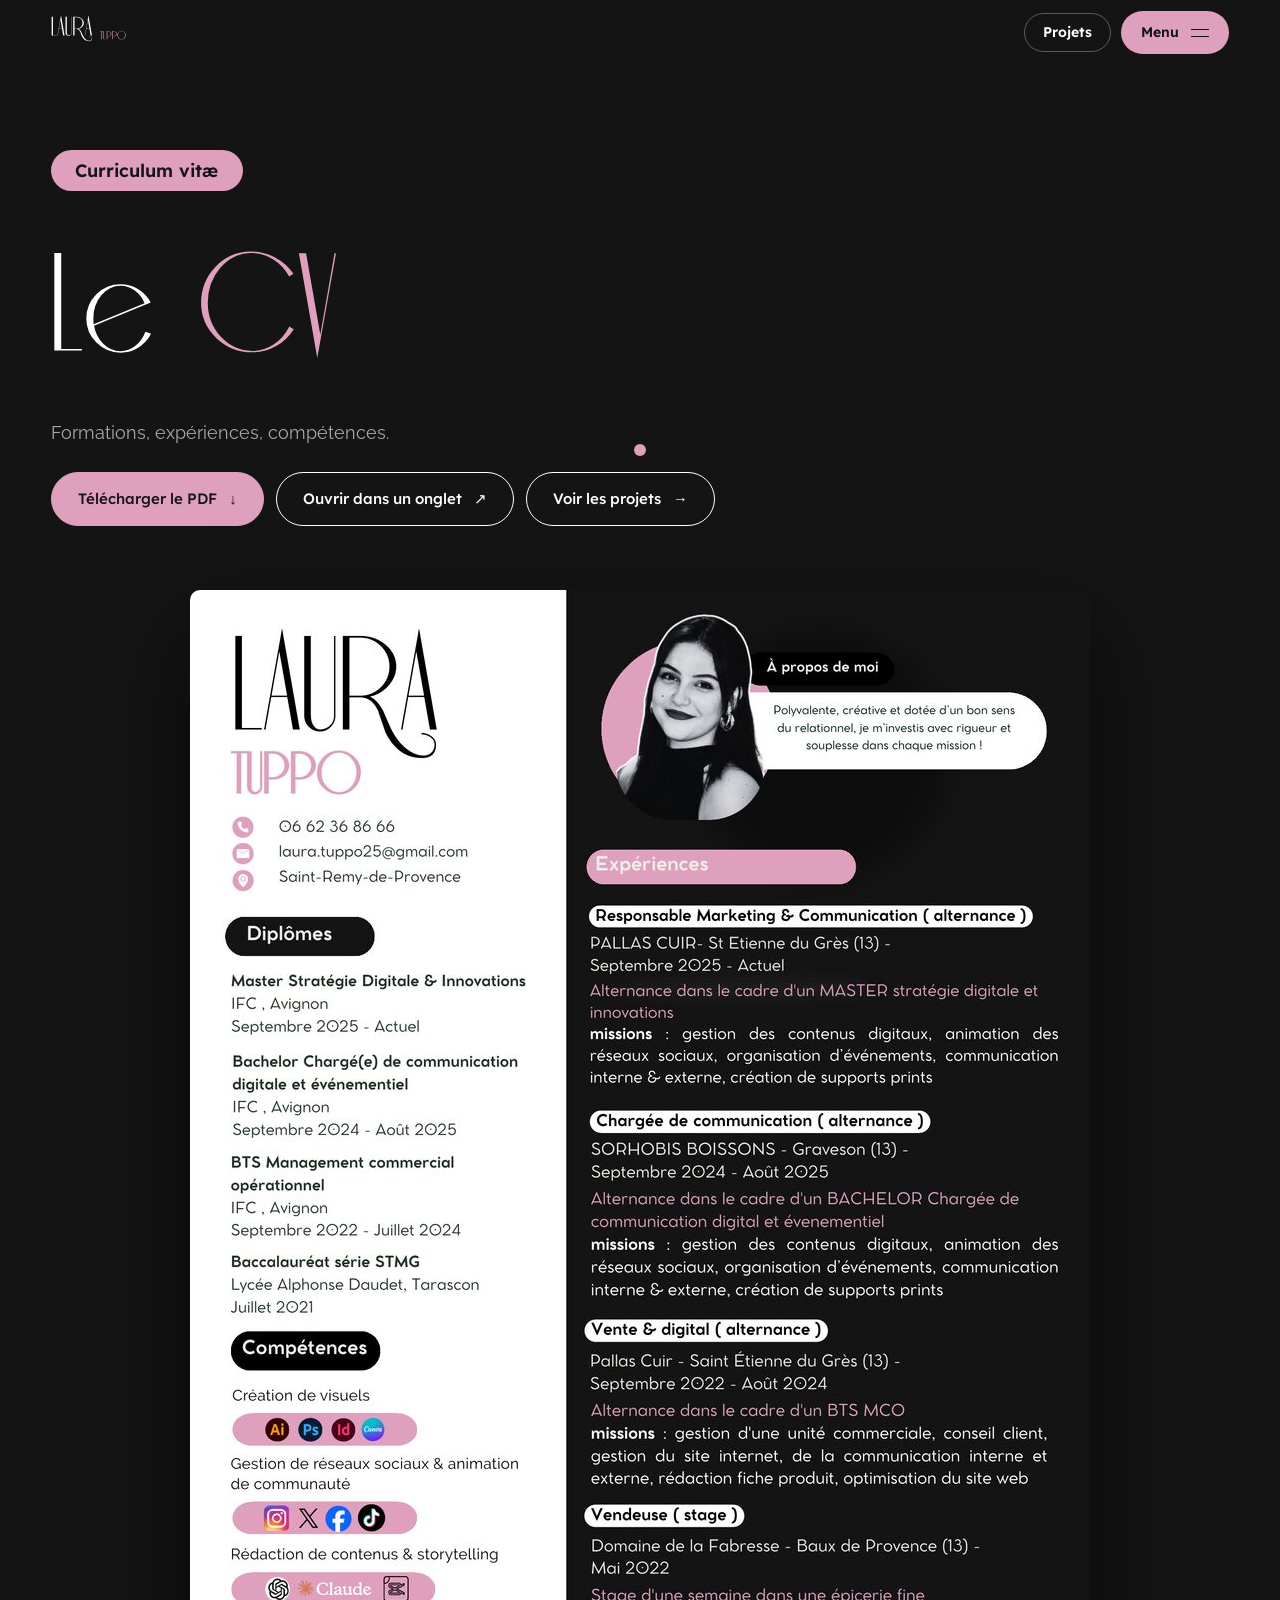
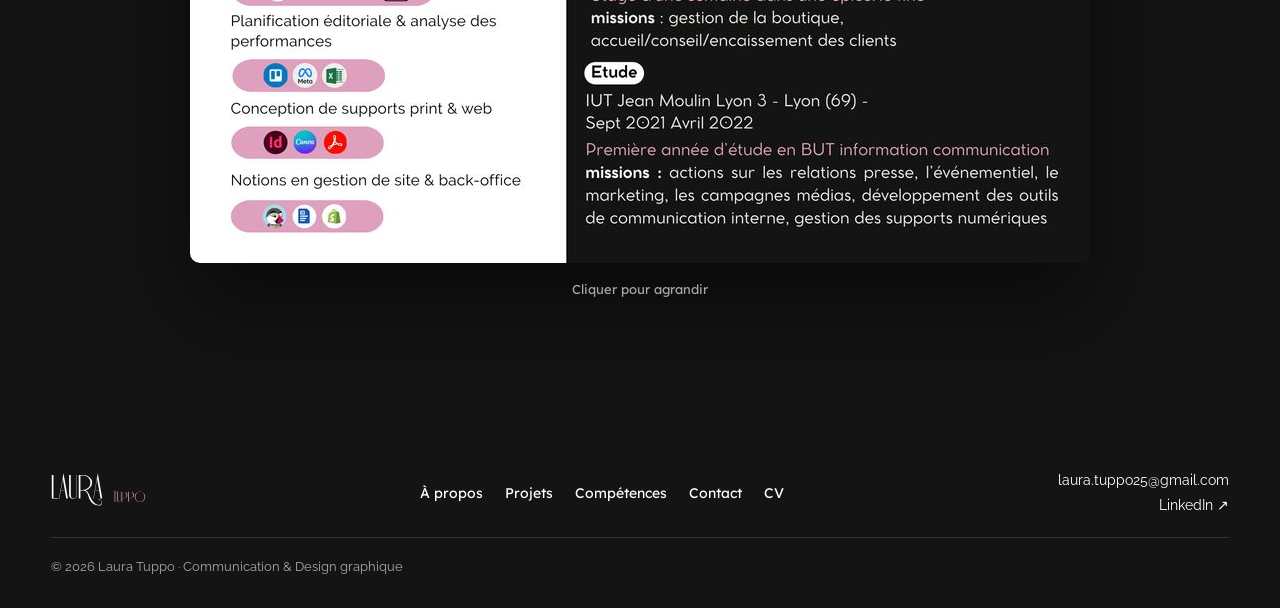
<file: cv.html>
<!DOCTYPE html>
<html lang="fr" class="js">
<head>
<meta charset="UTF-8">
<meta name="viewport" content="width=device-width, initial-scale=1.0, viewport-fit=cover">
<meta name="theme-color" content="#141414">
<title>CV — Laura Tuppo</title>
<meta name="description" content="CV de Laura Tuppo : formations, expériences et compétences en communication et design graphique. À consulter en ligne ou à télécharger en PDF.">
<meta property="og:title" content="CV — Laura Tuppo">
<meta property="og:description" content="Portfolio — Communication &amp; Design graphique">
<meta property="og:type" content="website">
<meta property="og:url" content="https://lauratuppo25-stack.github.io/book-Laura/cv.html">
<meta property="og:image" content="https://lauratuppo25-stack.github.io/book-Laura/images/og-accueil.jpg">
<meta property="og:image:width" content="1200">
<meta property="og:image:height" content="630">
<meta property="og:image:alt" content="Laura Tuppo — Portfolio, Communication &amp; Design graphique">
<meta name="twitter:card" content="summary_large_image">
<meta name="twitter:image" content="https://lauratuppo25-stack.github.io/book-Laura/images/og-accueil.jpg">
<link rel="icon" href="data:image/svg+xml,%3Csvg xmlns='http://www.w3.org/2000/svg' viewBox='0 0 32 32'%3E%3Crect width='32' height='32' rx='16' fill='%23dfa0be'/%3E%3Ctext x='16' y='21' font-family='Arial' font-weight='700' font-size='13' fill='%23141414' text-anchor='middle'%3ELT%3C/text%3E%3C/svg%3E">
<link rel="preconnect" href="https://fonts.googleapis.com">
<link rel="preconnect" href="https://fonts.gstatic.com" crossorigin>
<link href="https://fonts.googleapis.com/css2?family=Lexend:wght@400;500;600&family=Raleway:ital,wght@0,300;0,400;0,500;0,600;1,400&display=swap" rel="stylesheet">
<link rel="stylesheet" href="assets/site.css">
</head>
<body class="dark">
<svg width="0" height="0" style="position:absolute" aria-hidden="true"><defs><path id="rg0" d="M193 766H21V157H64V757H193Z"/><path id="rg1" d="M444 567Q444 655 381.5 717.5Q319 780 231 780Q143 780 80.5 717.5Q18 655 18 567Q18 478 80.5 416Q143 354 231 354Q320 354 382 416Q444 478 444 567ZM401 567Q401 482 351.5 422.5Q302 363 231 363Q161 363 111.5 422.5Q62 482 62 567Q62 651 111.5 711Q161 771 231 771Q301 771 351 711Q401 651 401 567Z"/><path id="rg2" d="M362 366 252 814 184 535 117 814 9 366H53L135 703L180 516L144 366H189L203 423L217 366H226L207 443L270 703L352 366Z"/><path id="rg3" d="M377 567Q377 649 308.5 707.5Q240 766 143 766H29V157H143Q201 157 244 189.5Q287 222 287 266Q287 302 259 330Q231 358 187 369Q269 383 323 438.5Q377 494 377 567ZM243 266Q243 227 210.5 197Q178 167 143 167H72V366H143Q184 366 213.5 336.5Q243 307 243 266ZM333 567Q333 489 277.5 433Q222 377 143 377H72V756H143Q222 756 277.5 700.5Q333 645 333 567Z"/><path id="rg4" d="M446 766H402V696Q338 780 232 780Q144 780 81 717Q18 654 18 566Q18 477 81 414.5Q144 352 232 352Q321 352 383.5 414.5Q446 477 446 566ZM403 566Q403 481 353 421Q303 361 232 361Q162 361 112 421Q62 481 62 566Q62 651 112 711Q162 771 232 771Q303 771 353 711Q403 651 403 566Z"/><path id="rg5" d="M336 766Q336 868 264 939.5Q192 1011 90 1011Q-11 1011 -83 939.5Q-155 868 -155 766Q-155 714 -135 669L-127 672Q-146 718 -146 766Q-146 864 -76.5 933.5Q-7 1003 90 1003Q174 1003 233 933.5Q292 864 292 766Q292 597 122 565Q71 555 41 526.5Q11 498 13 456Q15 414 43 385Q71 356 112 356Q153 356 182 385.5Q211 415 211 456Q211 480 200 502L195 499Q205 480 205 456Q205 418 178 390.5Q151 363 114 363Q89 363 71 385Q53 407 53 445Q53 512 127 526Q222 544 277 604Q336 667 336 766Z"/><path id="rg6" d="M423 662Q396 715 345 747.5Q294 780 232 780Q144 780 81 717Q18 654 18 566Q18 477 81 414.5Q144 352 232 352Q293 352 343.5 383Q394 414 421 466L66 611Q79 680 125.5 725.5Q172 771 232 771Q284 771 325.5 737.5Q367 704 388 649ZM383 470Q362 420 321.5 390.5Q281 361 232 361Q162 361 112 421Q62 481 62 566Q62 578 64 602Z"/><path id="rg7" d="M235 158 118 814 3 158H48L137 668L226 158Z"/><path id="rg8" d="M67 314Q67 336 43 336Q22 336 22 314Q22 292 43 292Q67 292 67 314ZM66 766H22V366H66Z"/><path id="rg9" d="M65 766H22V158H65Z"/><path id="rg10" d="M118 375H86V766H43V375H9V366H43V260H86V366H118Z"/><path id="rg11" d="M138 382Q138 408 111 408Q84 408 84 382Q84 374 90 366Q70 374 65 399V766H22V366H65V376Q80 355 111 355Q138 355 138 382Z"/><path id="rg12" d="M439 566Q439 654 376.5 717Q314 780 225 780Q137 780 74 717Q11 654 11 566Q11 477 74 414.5Q137 352 225 352Q334 352 396 437V157H439ZM396 566Q396 481 346 421Q296 361 225 361Q155 361 105 421Q55 481 55 566Q55 651 105 711Q155 771 225 771Q296 771 346 711Q396 651 396 566Z"/><path id="rg13" d="M238 766H194L157 555H52L15 766H6L123 109ZM156 546 105 256 54 546Z"/><path id="rg14" d="M234 318 225 328 173 276 183 267ZM423 662Q396 715 345 747.5Q294 780 232 780Q144 780 81 717Q18 654 18 566Q18 477 81 414.5Q144 352 232 352Q293 352 343.5 383Q394 414 421 466L66 611Q79 680 125.5 725.5Q172 771 232 771Q284 771 325.5 737.5Q367 704 388 649ZM383 470Q362 420 321.5 390.5Q281 361 232 361Q162 361 112 421Q62 481 62 566Q62 578 64 602Z"/><path id="rg15" d="M230 766H188V445Q188 413 174.5 389.5Q161 366 144 366Q114 366 92 385.5Q70 405 65 435V766H22V367H65V406Q90 357 144 357Q179 357 204.5 383.5Q230 410 230 445Z"/><path id="rg16" d="M636 864Q636 952 545 952Q389 952 306 783Q283 715 260 647Q220 557 143 557H72V766H29V157H143Q240 157 308.5 215.5Q377 274 377 356Q377 420 331 475Q282 535 205 552Q254 572 293 648Q318 706 344 764Q385 846 444 892Q499 936 555 936Q583 936 603 920Q627 900 627 864Q627 835 601 816.5Q575 798 542 798V789Q577 789 606.5 810.5Q636 832 636 864ZM333 356Q333 278 277.5 223Q222 168 143 168H72V546H143Q222 546 277.5 490.5Q333 435 333 356Z"/><path id="rg17" d="M284 272 232 324 223 315 275 263ZM423 662Q396 715 345 747.5Q294 780 232 780Q144 780 81 717Q18 654 18 566Q18 477 81 414.5Q144 352 232 352Q293 352 343.5 383Q394 414 421 466L66 611Q79 680 125.5 725.5Q172 771 232 771Q284 771 325.5 737.5Q367 704 388 649ZM383 470Q362 420 321.5 390.5Q281 361 232 361Q162 361 112 421Q62 481 62 566Q62 578 64 602Z"/><path id="rg18" d="M510 766Q510 868 438 939.5Q366 1011 264 1011Q163 1011 91 939.5Q19 868 19 766Q19 714 39 669L47 672Q28 718 28 766Q28 864 97.5 933.5Q167 1003 264 1003Q348 1003 407 933.5Q466 864 466 766Q466 668 407 598.5Q348 529 264 529Q186 529 117 581Q87 604 59 603Q17 602 17 565Q17 536 52 517Q82 500 114 500Q122 500 127 501Q97 476 97 437Q97 403 121.5 378.5Q146 354 181 354Q240 354 259 409Q276 407 287 385Q297 366 295 348L333 368Q328 389 302 404Q281 416 262 417Q264 429 264 437Q264 472 239.5 496.5Q215 521 181 521Q159 521 142 510Q130 508 120 508Q95 508 76 520Q57 532 57 553Q57 583 87 583Q100 583 116 571Q182 521 264 521Q366 521 438 592.5Q510 664 510 766ZM221 437Q221 407 209 385Q197 363 181 363Q165 363 153 385Q141 407 141 437Q141 467 153 489.5Q165 512 181 512Q197 512 209 489.5Q221 467 221 437Z"/><path id="rg19" d="M454 457Q454 583 363.5 674.5Q273 766 145 766H21V159H136Q266 159 360 246Q454 333 454 457ZM412 457Q412 337 330.5 253Q249 169 136 169H64V756H145Q257 756 334.5 668.5Q412 581 412 457Z"/><path id="rg20" d="M188 688Q188 724 162.5 750Q137 776 101 776Q65 776 39 750Q13 724 13 688V366H22V688Q22 720 45 743.5Q68 767 101 767Q118 767 131 743.5Q144 720 144 688V366H188Z"/><path id="rg21" d="M230 766H182L104 597L27 766H17L99 586L-1 366H47L123 533L199 366H210L128 544Z"/><path id="rg22" d="M343 766H300V312L167 832L35 317V766H26V109L184 726L343 110Z"/><path id="rg23" d="M225 366 117 814 9 366H53L135 703L216 366Z"/><path id="rg24" d="M457 560Q457 648 392 711.5Q327 775 236 775Q145 775 80 712Q15 649 15 560Q15 493 54.5 438Q94 383 157 359L161 368Q100 390 61.5 442.5Q23 495 23 560Q23 644 87.5 705Q152 766 236 766Q308 766 360 705.5Q412 645 412 560Q412 477 365.5 422.5Q319 368 246 360Q195 354 165 324Q135 294 137 250Q139 209 167 180Q195 151 236 151Q277 151 306 180Q335 209 335 250Q335 274 323 296L318 294Q329 274 329 251Q329 213 302 185.5Q275 158 237 158Q212 158 194.5 180Q177 202 177 240Q177 314 250 321Q339 330 398 400Q457 470 457 560Z"/><path id="rg25" d="M92 745Q92 803 48 822L44 812Q75 800 79 768Q73 774 63 774Q52 774 43.5 765Q35 756 35 745Q35 716 63 716Q74 716 83 724.5Q92 733 92 745Z"/><path id="rg26" d="M150 305 142 315 98 271 56 314 47 304 98 253ZM188 688Q188 724 162.5 750Q137 776 101 776Q65 776 39 750Q13 724 13 688V366H22V688Q22 720 45 743.5Q68 767 101 767Q118 767 131 743.5Q144 720 144 688V366H188Z"/><path id="rg27" d="M444 567Q444 655 381.5 717.5Q319 780 231 780Q143 780 80.5 717.5Q18 655 18 567V158H62V438Q122 354 231 354Q320 354 382 416Q444 478 444 567ZM401 567Q401 482 351.5 422.5Q302 363 231 363Q161 363 111.5 422.5Q62 482 62 567Q62 651 111.5 711Q161 771 231 771Q301 771 351 711Q401 651 401 567Z"/><path id="rg28" d="M422 659Q395 712 344 744Q293 776 231 776Q143 776 80.5 713.5Q18 651 18 563Q18 474 80.5 412Q143 350 231 350Q291 350 341.5 381Q392 412 419 463L385 478Q364 424 323 391.5Q282 359 231 359Q161 359 111.5 418.5Q62 478 62 563Q62 648 111.5 708Q161 768 231 768Q282 768 324 734Q366 700 386 646Z"/><path id="rg29" d="M599 633Q557 700 489 739Q421 778 340 778Q208 778 113.5 687.5Q19 597 19 468Q19 337 109.5 242Q200 147 330 147Q411 147 482 184.5Q553 222 597 287L570 303Q533 235 468.5 195Q404 155 330 156Q218 158 139.5 249Q61 340 61 468Q61 593 143 681Q225 769 339 769Q413 769 474.5 727.5Q536 686 571 616Z"/><path id="rg30" d="M397 766H353V444Q353 412 340 388.5Q327 365 310 365Q279 365 256.5 385.5Q234 406 231 436V766H188V444Q188 411 175 388Q162 365 144 365Q114 365 92 384.5Q70 404 65 433V766H22V366H65V405Q90 356 144 356Q207 356 226 416Q247 356 310 356Q345 356 371 382Q397 408 397 444Z"/><path id="rg31" d="M446 568Q446 656 383.5 719Q321 782 232 782Q122 782 62 696V976H18V568Q18 479 80.5 416.5Q143 354 232 354Q321 354 383.5 416.5Q446 479 446 568ZM403 568Q403 483 353 423Q303 363 232 363Q162 363 112 423Q62 483 62 568Q62 653 112 713Q162 773 232 773Q303 773 353 713Q403 653 403 568Z"/><path id="rg32" d="M193 766H21V157H174V166H64V366H193V375H64V757H193Z"/><path id="rg33" d="M238 366 59 757H236V766H8L186 375H29V366Z"/><path id="rg34" d="M92 185Q92 243 48 262L44 252Q75 240 79 208Q73 214 63 214Q52 214 43.5 205Q35 196 35 185Q35 156 63 156Q74 156 83 164.5Q92 173 92 185Z"/><path id="rg35" d="M230 766H188V441Q188 408 174.5 385Q161 362 144 362Q114 362 92 381Q70 400 65 430V766H22V158H65V402Q90 353 144 353Q179 353 204.5 379.5Q230 406 230 441Z"/><path id="rg36" d="M225 367 77 976H69L111 796L9 367H53L135 703L216 367Z"/><path id="rg37" d="M65 766H22V157H65Z"/><path id="rg38" d="M783 864Q786 899 763 925.5Q740 952 700 952Q535 952 449 758Q397 778 340 778Q208 778 113.5 687.5Q19 597 19 468Q19 337 109.5 242Q200 147 330 147Q461 147 555.5 237.5Q650 328 650 457Q650 547 605 623Q560 699 486 741Q583 936 710 936Q735 936 756.5 914.5Q778 893 775 864Q772 835 750 816.5Q728 798 697 798V789Q731 789 755.5 810Q780 831 783 864ZM609 457Q609 331 526.5 242.5Q444 154 330 156Q218 158 139.5 249Q61 340 61 468Q61 593 143 681Q225 769 339 769Q393 769 442 746Q394 651 310 651Q237 651 190 681L184 672Q239 636 307 636Q415 636 477 726Q537 684 573 612Q609 540 609 457Z"/><path id="rg39" d="M171 242H119L156 278Q159 281 159 284Q159 293 149 293Q146 293 143 290L108 255V305Q108 313 99 313Q90 313 90 305V253L53 290Q50 293 47 293Q38 293 38 284Q38 281 41 278L77 242H26Q18 242 18 233Q18 224 26 224H77L40 187Q37 184 37 181Q37 172 46 172Q49 172 52 175L90 213V160Q90 152 99 152Q108 152 108 160V212L143 175Q146 172 149 172Q158 172 158 181Q158 184 156 187L120 224H171Q180 224 180 233Q180 242 171 242Z"/><path id="rg40" d="M251 831 28 251V766H19V109L243 687V157H251Z"/><path id="rg41" d="M163 375H65V766H22V269Q22 220 56.5 185.5Q91 151 140 151H163V160H140Q109 160 87 192Q65 224 65 269V366H163Z"/><path id="rg42" d="M92 745Q92 756 83 765Q74 774 63 774Q52 774 43.5 765Q35 756 35 745Q35 716 63 716Q74 716 83 724.5Q92 733 92 745Z"/><path id="rg43" d="M224 766H179L64 386V766H21V158H64V369L204 159H216L95 339Z"/><path id="rg44" d="M192 376H64V766H21V158H173V167H64V367H192Z"/><path id="rg45" d="M120 836 113 839Q60 745 38.5 662Q17 579 18 465Q19 353 40 272.5Q61 192 113 100L120 103Q75 184 65 275Q63 298 62 465Q62 482 61 522Q61 555 61 573Q61 729 120 836Z"/><path id="rg46" d="M117 465Q117 581 97 662Q76 746 23 839L16 836Q52 770 65 703Q75 651 75 569Q75 551 75 519Q74 481 74 465Q73 302 70 275Q61 185 16 103L23 100Q75 192 96 273Q117 354 117 465Z"/><path id="rg47" d="M650 457Q650 589 559.5 683.5Q469 778 340 778Q208 778 113.5 687.5Q19 597 19 468Q19 337 109.5 242Q200 147 330 147Q403 147 478.5 186Q554 225 597 287L570 303Q533 235 468.5 195Q404 155 330 156Q218 158 139.5 249Q61 340 61 468Q61 593 143 681Q225 769 339 769Q452 769 530.5 677Q609 585 609 457Q609 416 598 375H331V366H637Q650 413 650 457Z"/><path id="rg48" d="M648 458Q648 589 557.5 683.5Q467 778 338 778Q207 778 113 688Q19 598 19 469Q19 338 109.5 243.5Q200 149 329 149Q460 149 554 239Q648 329 648 458ZM607 458Q607 332 525 243.5Q443 155 330 157Q218 159 139.5 250.5Q61 342 61 469Q61 594 143 681.5Q225 769 338 769Q450 769 528.5 677.5Q607 586 607 458Z"/><path id="rg49" d="M521 768H469L413 687Q347 775 236 775Q145 775 80 712Q15 649 15 560Q15 493 54.5 438Q94 383 157 359Q166 356 182 350L151 307Q136 281 137 250Q139 209 167 180Q195 151 236 151Q277 151 306 180Q335 209 335 250Q335 305 291 329Q283 336 231 348L408 604Q412 576 412 560Q412 486 375 429L462 379L465 386L414 416Q457 477 457 560Q457 605 437 647ZM327 250Q327 212 300.5 185Q274 158 237 158Q212 158 194.5 180Q177 202 177 240Q177 265 185 281L226 340Q267 331 280 326Q327 304 327 250ZM391 656 187 358Q179 360 161 368Q100 390 61.5 442.5Q23 495 23 560Q23 644 87.5 705Q152 766 236 766Q285 766 327 736Q369 706 391 656Z"/><path id="rg50" d="M376 356Q376 434 314 493Q247 557 143 557H72V766H29V158H143Q239 158 307.5 216.5Q376 275 376 356ZM331 356Q331 279 276 224Q221 169 143 169H72V546H143Q221 546 276 490.5Q331 435 331 356Z"/><path id="rg51" d="M443 976H399V696Q339 782 229 782Q140 782 77.5 719.5Q15 657 15 568Q15 479 77.5 416.5Q140 354 229 354Q318 354 380.5 416.5Q443 479 443 568ZM399 568Q399 483 349 423Q299 363 229 363Q158 363 108 423Q58 483 58 568Q58 653 108 713Q158 773 229 773Q299 773 349 713Q399 653 399 568Z"/><path id="rg52" d="M225 678Q225 719 195.5 749Q166 779 124 779Q83 779 53 749Q23 719 23 678V158H66V678Q66 716 83 741Q100 766 124 766Q163 766 190 741Q217 716 217 678V158H225Z"/><path id="rg53" d="M227 166H140V766H97V166H10V157H227Z"/><path id="rg54" d="M124 90 116 100 63 48 73 39ZM238 766H194L157 555H52L15 766H6L123 109ZM156 546 105 256 54 546Z"/><path id="rg55" d="M67 314Q67 336 43 336Q22 336 22 314Q22 292 43 292Q67 292 67 314ZM66 863Q66 913 31 948Q-4 983 -53 983H-77V974H-53Q-23 974 -0.5 941Q22 908 22 863V366H66Z"/></defs></svg>
<svg width="0" height="0" style="position:absolute" aria-hidden="true">
  <symbol id="i-mail" viewBox="0 0 24 24"><path fill="currentColor" d="M3 5h18a1 1 0 0 1 1 1v12a1 1 0 0 1-1 1H3a1 1 0 0 1-1-1V6a1 1 0 0 1 1-1Zm9 7.2L4.4 7H19.6L12 12.2ZM4 8.6V17h16V8.6l-8 5.4-8-5.4Z"/></symbol>
  <symbol id="i-in" viewBox="0 0 24 24"><path fill="currentColor" d="M4.5 9h3v11h-3V9Zm1.5-5a1.75 1.75 0 1 1 0 3.5A1.75 1.75 0 0 1 6 4Zm4 5h2.9v1.5h.04c.4-.76 1.38-1.56 2.85-1.56 3.05 0 3.61 2 3.61 4.6V20h-3v-5.4c0-1.29-.02-2.95-1.8-2.95-1.8 0-2.07 1.4-2.07 2.86V20H10V9Z"/></symbol>
</svg>
<div class="progress" id="progress" aria-hidden="true"></div>

<header class="top solid" id="topbar">
  <a href="index.html" aria-label="Laura Tuppo, retour au portfolio"><span class="wm row" aria-hidden="true"><span class="wm-l"><svg class="rs" viewBox="0 0 1342 1041" style="width:1.289em"><use href="#rg0" x="0" style="--i:0"/><use href="#rg13" x="203" style="--i:1"/><use href="#rg52" x="449" style="--i:2"/><use href="#rg16" x="694" style="--i:3"/><use href="#rg13" x="1096" style="--i:4"/></svg></span><span class="wm-t"><svg class="rs" viewBox="0 0 1944 1041" style="width:1.867em"><use href="#rg53" x="0" style="--i:0"/><use href="#rg52" x="235" style="--i:1"/><use href="#rg50" x="480" style="--i:2"/><use href="#rg50" x="880" style="--i:3"/><use href="#rg48" x="1280" style="--i:4"/></svg></span></span></a>
  <div class="top-r">
    <a class="pill top-cv" href="index.html#projets">Projets</a>
    <button class="menu-btn" id="menuBtn" aria-expanded="false" aria-controls="menu"><span id="menuLbl">Menu</span><i aria-hidden="true"></i></button>
  </div>
</header>

<nav class="menu" id="menu" aria-label="Navigation" aria-hidden="true">
  <ol>
    <li style="--li:0"><a href="index.html#accueil"><span class="pill">01</span><span class="sr">Accueil</span><span class="rt" aria-hidden="true"><svg class="rs" viewBox="0 0 1978 1041" style="width:1.900em"><use href="#rg13" x="0" style="--i:0"/><use href="#rg28" x="246" style="--i:1"/><use href="#rg28" x="689" style="--i:2"/><use href="#rg20" x="1132" style="--i:3"/><use href="#rg6" x="1348" style="--i:4"/><use href="#rg8" x="1798" style="--i:5"/><use href="#rg9" x="1888" style="--i:6"/></svg></span></a></li>
    <li style="--li:1"><a href="index.html#a-propos"><span class="pill">02</span><span class="sr">À propos</span><span class="rt" aria-hidden="true"><svg class="rs" viewBox="0 0 246 1041" style="width:0.236em"><use href="#rg54" x="0" style="--i:0"/></svg> <svg class="rs" viewBox="0 0 2332 1041" style="width:2.240em"><use href="#rg31" x="0" style="--i:2"/><use href="#rg11" x="457" style="--i:3"/><use href="#rg1" x="607" style="--i:4"/><use href="#rg31" x="1063" style="--i:5"/><use href="#rg1" x="1520" style="--i:6"/><use href="#rg5" x="1976" style="--i:7"/></svg></span></a></li>
    <li style="--li:2"><a href="index.html#projets"><span class="pill">03</span><span class="sr">Projets</span><span class="rt" aria-hidden="true"><svg class="rs" viewBox="0 0 2025 1041" style="width:1.945em"><use href="#rg50" x="0" style="--i:0"/><use href="#rg11" x="400" style="--i:1"/><use href="#rg1" x="550" style="--i:2"/><use href="#rg55" x="1006" style="--i:3"/><use href="#rg6" x="1094" style="--i:4"/><use href="#rg10" x="1544" style="--i:5"/><use href="#rg5" x="1669" style="--i:6"/></svg></span></a></li>
    <li style="--li:3"><a href="index.html#competences"><span class="pill">04</span><span class="sr">Compétences</span><span class="rt" aria-hidden="true"><svg class="rs" viewBox="0 0 4481 1041" style="width:4.305em"><use href="#rg29" x="0" style="--i:0"/><use href="#rg1" x="628" style="--i:1"/><use href="#rg30" x="1084" style="--i:2"/><use href="#rg31" x="1499" style="--i:3"/><use href="#rg17" x="1956" style="--i:4"/><use href="#rg10" x="2406" style="--i:5"/><use href="#rg6" x="2531" style="--i:6"/><use href="#rg15" x="2981" style="--i:7"/><use href="#rg28" x="3232" style="--i:8"/><use href="#rg6" x="3675" style="--i:9"/><use href="#rg5" x="4125" style="--i:10"/></svg></span></a></li>
    <li style="--li:4"><a href="index.html#contact"><span class="pill">05</span><span class="sr">Contact</span><span class="rt" aria-hidden="true"><svg class="rs" viewBox="0 0 2485 1041" style="width:2.387em"><use href="#rg29" x="0" style="--i:0"/><use href="#rg1" x="628" style="--i:1"/><use href="#rg15" x="1084" style="--i:2"/><use href="#rg10" x="1335" style="--i:3"/><use href="#rg4" x="1460" style="--i:4"/><use href="#rg28" x="1917" style="--i:5"/><use href="#rg10" x="2360" style="--i:6"/></svg></span></a></li>
    <li style="--li:5"><a href="cv.html" data-page="here"><span class="pill">CV</span><span class="sr">Le CV</span><span class="rt" aria-hidden="true"><svg class="rs" viewBox="0 0 653 1041" style="width:0.627em"><use href="#rg0" x="0" style="--i:0"/><use href="#rg6" x="203" style="--i:1"/></svg> <svg class="rs" viewBox="0 0 873 1041" style="width:0.839em"><g class="e"><use href="#rg29" x="0" style="--i:3"/><use href="#rg7" x="628" style="--i:4"/></g></svg></span></a></li>
  </ol>
  <div class="menu-side">
    <span class="wm" role="img" aria-label="Laura Tuppo"><span class="wm-l"><svg class="rs" viewBox="0 0 1342 1041" style="width:1.289em"><use href="#rg0" x="0" style="--i:0"/><use href="#rg13" x="203" style="--i:1"/><use href="#rg52" x="449" style="--i:2"/><use href="#rg16" x="694" style="--i:3"/><use href="#rg13" x="1096" style="--i:4"/></svg></span><span class="wm-t"><svg class="rs" viewBox="0 0 1944 1041" style="width:1.867em"><use href="#rg53" x="0" style="--i:0"/><use href="#rg52" x="235" style="--i:1"/><use href="#rg50" x="480" style="--i:2"/><use href="#rg50" x="880" style="--i:3"/><use href="#rg48" x="1280" style="--i:4"/></svg></span></span>
    <a class="btn btn-pink" href="cv/CV_Laura_Tuppo_2026.pdf" download>Télécharger le CV <span aria-hidden="true">↓</span></a>
  </div>
</nav>

<main>
  <section class="cv-hero wrap">
    <span class="pill pill-pink pill-big rv">Curriculum vitæ</span>
    <h1 class="display rv"><span class="sr">Le CV</span><span class="rt" aria-hidden="true"><svg class="rs" viewBox="0 0 653 1041" style="width:0.627em"><use href="#rg0" x="0" style="--i:0"/><use href="#rg6" x="203" style="--i:1"/></svg> <svg class="rs" viewBox="0 0 873 1041" style="width:0.839em"><g class="e"><use href="#rg29" x="0" style="--i:3"/><use href="#rg7" x="628" style="--i:4"/></g></svg></span></h1>
    <p class="sec-intro rv">Formations, expériences, compétences.</p>
    <div class="btns rv">
      <a class="btn btn-pink" href="cv/CV_Laura_Tuppo_2026.pdf" download>Télécharger le PDF <span aria-hidden="true">↓</span></a>
      <a class="btn" href="cv/CV_Laura_Tuppo_2026.pdf" target="_blank" rel="noopener">Ouvrir dans un onglet <span aria-hidden="true">↗</span></a>
      <a class="btn" href="index.html#projets">Voir les projets <span aria-hidden="true">→</span></a>
    </div>
  </section>

  <section class="sheet-wrap wrap" aria-label="CV">
    <figure class="sheet rv" id="sheet" tabindex="0" role="button" data-cursor="Zoom" aria-label="Agrandir le CV">
      <img src="cv/cv-laura-tuppo-900.jpg" srcset="cv/cv-laura-tuppo-900.jpg 900w, cv/cv-laura-tuppo.jpg 1820w" sizes="(max-width: 940px) 100vw, 900px" width="900" height="1273" alt="CV de Laura Tuppo : diplômes (Master Stratégie Digitale &amp; Innovations à l’IFC Avignon, Bachelor communication digitale et événementielle, BTS MCO, Bac STMG), expériences en alternance chez Pallas Cuir et Sorhobis Boissons, et compétences en création de visuels, réseaux sociaux et supports print et web.">
      <figcaption>Cliquer pour agrandir</figcaption>
    </figure>
  </section>
</main>

<footer class="wrap dark">
  <a href="index.html#accueil" aria-label="Laura Tuppo, accueil"><span class="wm row" aria-hidden="true"><span class="wm-l"><svg class="rs" viewBox="0 0 1342 1041" style="width:1.289em"><use href="#rg0" x="0" style="--i:0"/><use href="#rg13" x="203" style="--i:1"/><use href="#rg52" x="449" style="--i:2"/><use href="#rg16" x="694" style="--i:3"/><use href="#rg13" x="1096" style="--i:4"/></svg></span><span class="wm-t"><svg class="rs" viewBox="0 0 1944 1041" style="width:1.867em"><use href="#rg53" x="0" style="--i:0"/><use href="#rg52" x="235" style="--i:1"/><use href="#rg50" x="480" style="--i:2"/><use href="#rg50" x="880" style="--i:3"/><use href="#rg48" x="1280" style="--i:4"/></svg></span></span></a>
  <nav aria-label="Pied de page"><a href="index.html#a-propos">À propos</a><a href="index.html#projets">Projets</a><a href="index.html#competences">Compétences</a><a href="index.html#contact">Contact</a><a href="cv.html">CV</a></nav>
  <div class="foot-contact"><a href="mailto:laura.tuppo25@gmail.com">laura.tuppo25@gmail.com</a><a href="https://www.linkedin.com/in/profil-de-laura-tuppo" target="_blank" rel="noopener">LinkedIn ↗</a></div>
  <small>© <span id="year">2026</span> Laura Tuppo · Communication &amp; Design graphique</small>
</footer>

<div class="zoom" id="zoom" role="dialog" aria-modal="true" aria-label="CV agrandi" aria-hidden="true">
  <button class="btn btn-pink" type="button">Fermer ✕</button>
  <img src="cv/cv-laura-tuppo.jpg" width="1820" height="2574" loading="lazy" alt="CV de Laura Tuppo, version agrandie">
</div>

<div class="cursor" id="cursor" aria-hidden="true"><span></span></div>
<script src="assets/site.js"></script>
</body>
</html>
</file>
<file: assets/site.css>
/* Laura Tuppo — portfolio
   DA inspirée du CV : noir, blanc, rose poudré, titres en Riesling, étiquettes arrondies.
   Fichier généré depuis tools/site.css par tools/build.py. */
:root{
  --black:#141414;
  --white:#ffffff;
  --pink:#dfa0be;
  --grey:#6b6b6b;
  --grey-d:#a8a8a8;
  --fg:var(--black);
  --bg:var(--white);
  --muted:var(--grey);
  --line:rgba(20,20,20,.12);
  --title:'Lexend','Avenir Next',Arial,sans-serif;
  --body:'Raleway','Helvetica Neue',Arial,sans-serif;
  --pad:clamp(18px,4vw,64px);
  --ease:cubic-bezier(.7,0,.2,1);
  --out:cubic-bezier(.16,1,.3,1);
  color-scheme:light;
}
.dark{--fg:var(--white);--bg:var(--black);--muted:var(--grey-d);--line:rgba(255,255,255,.14);background:var(--bg);color:var(--fg)}
.light{--fg:var(--black);--bg:var(--white);--muted:var(--grey);--line:rgba(20,20,20,.12);background:var(--bg);color:var(--fg)}
.rose{--fg:var(--black);--bg:var(--pink);--muted:#4d3a43;--line:rgba(20,20,20,.2);background:var(--bg);color:var(--fg)}

/* transitions entre les pages (navigateurs compatibles) */
@view-transition{navigation:auto}
::view-transition-old(root){animation:vt-out .45s var(--ease) both}
::view-transition-new(root){animation:vt-in .7s var(--out) both}
@keyframes vt-out{to{opacity:0;transform:translateY(-24px)}}
@keyframes vt-in{from{opacity:0;transform:translateY(32px)}}

*,*::before,*::after{box-sizing:border-box;margin:0;padding:0}
html{scroll-behavior:smooth;overflow-x:clip}
body{background:var(--black);color:var(--black);font-family:var(--body);font-size:16px;line-height:1.65;-webkit-font-smoothing:antialiased;overflow-x:clip}
img{display:block;max-width:100%;height:auto}
a{color:inherit;text-decoration:none}
button{font:inherit;color:inherit;background:none;border:none;cursor:pointer}
ul,ol{list-style:none}
h1,h2,h3{font-weight:400}
::selection{background:var(--pink);color:var(--black)}
:focus-visible{outline:2px solid var(--pink);outline-offset:3px}
.wrap{padding-left:var(--pad);padding-right:var(--pad)}
.muted{color:var(--muted)}
.sr{position:absolute;width:1px;height:1px;overflow:hidden;clip:rect(0 0 0 0);clip-path:inset(50%);white-space:nowrap}

/* Étiquettes et boutons arrondis */
.pill{display:inline-flex;align-items:center;gap:.5em;border-radius:999px;padding:.42em 1.15em;font-family:var(--title);font-weight:600;font-size:15px;line-height:1.3;white-space:nowrap}
.pill-black{background:var(--black);color:var(--white)}
.pill-white{background:var(--white);color:var(--black)}
.pill-pink{background:var(--pink);color:var(--black)}
.pill-big{font-size:clamp(15px,1.4vw,18px);padding:.5em 1.35em}
.btn{position:relative;display:inline-flex;align-items:center;gap:12px;border-radius:999px;padding:14px 26px;font-family:var(--title);font-weight:500;font-size:15px;border:1.5px solid var(--fg);overflow:hidden;isolation:isolate;transition:color .45s var(--ease),border-color .45s}
.btn::before{content:"";position:absolute;inset:0;z-index:-1;border-radius:inherit;background:var(--fg);transform:translateY(101%);transition:transform .55s var(--ease)}
.btn:hover{color:var(--bg)}
.btn:hover::before{transform:none}
.btn span{transition:transform .5s var(--ease)}
.btn:hover span{transform:translateX(5px)}
.btn-solid{background:var(--fg);color:var(--bg)}
.btn-solid::before{background:var(--pink)}
.btn-solid:hover{color:var(--black);border-color:var(--pink)}
.btn-pink{background:var(--pink);color:var(--black);border-color:var(--pink)}
.btn-pink::before{background:var(--white)}
.btn-pink:hover{color:var(--black);border-color:var(--white)}

/* ── Riesling : un SVG par mot, une lettre = un <use> ── */
.rs{display:inline-block;height:1em;vertical-align:-.264em;fill:currentColor;overflow:visible}
.rs .e{fill:var(--pink)}
.rose .rs .e{fill:var(--white)}
@keyframes letter{from{opacity:0;transform:translateY(480px)}}
html.js .rv .rt use{opacity:0;transform:translateY(480px);transition:opacity .7s var(--out),transform 1.1s var(--out);transition-delay:calc(var(--i) * 28ms + 120ms)}
html.js .rv.in .rt use{opacity:1;transform:none}
#pTitle.go use{animation:letter 1s var(--out) both;animation-delay:calc(var(--i) * 30ms + 150ms)}

/* Nom « LAURA / TUPPO » */
.wm{display:inline-grid;justify-items:start;gap:.04em;--wm-l:var(--black);--wm-t:var(--pink);font-size:calc(var(--w,320px) * 0.7757);line-height:0}
.wm-l{color:var(--wm-l)}
.wm-t{color:var(--wm-t);font-size:0.4349em;margin-top:-.45em}
.wm .rs{display:block}
.wm.row{display:inline-flex;align-items:flex-end;gap:.25em;font-size:var(--h,30px)}
.wm.row .wm-t{margin:0 0 .12em}

/* ── En-tête ───────────────────────── */
.top{position:fixed;top:0;left:0;right:0;z-index:60;display:flex;justify-content:space-between;align-items:center;gap:16px;padding:calc(16px + env(safe-area-inset-top,0px)) var(--pad) 16px;transition:background .5s,padding .5s var(--ease),transform .5s var(--ease)}
.top .wm{--h:32px;--wm-l:var(--white);opacity:0;transform:translateY(-8px);transition:opacity .5s,transform .5s var(--ease)}
.top.scrolled,.top.solid{background:rgba(20,20,20,.9);backdrop-filter:blur(14px);-webkit-backdrop-filter:blur(14px);padding-top:calc(11px + env(safe-area-inset-top,0px));padding-bottom:11px}
.top.scrolled .wm,.top.solid .wm,html.menu-open .top .wm{opacity:1;transform:none}
.top.hide{transform:translateY(-100%)}
html.menu-open .top{background:transparent;backdrop-filter:none;transform:none}
.top-r{display:flex;align-items:center;gap:10px}
.top-cv{color:var(--white);border:1.5px solid rgba(255,255,255,.3);padding:9px 18px;font-size:14px;transition:background .35s,color .35s,border-color .35s}
.top-cv:hover{background:var(--white);color:var(--black);border-color:var(--white)}
.menu-btn{display:inline-flex;align-items:center;gap:12px;background:var(--pink);color:var(--black);border-radius:999px;padding:10px 20px;font-family:var(--title);font-weight:600;font-size:14px;transition:background .4s}
.menu-btn:hover{background:var(--white)}
.menu-btn i{position:relative;width:18px;height:8px}
.menu-btn i::before,.menu-btn i::after{content:"";position:absolute;left:0;width:100%;height:1.5px;background:currentColor;transition:transform .6s var(--ease),top .6s var(--ease)}
.menu-btn i::before{top:0}.menu-btn i::after{top:7px}
html.menu-open .menu-btn i::before{top:3.5px;transform:rotate(45deg)}
html.menu-open .menu-btn i::after{top:3.5px;transform:rotate(-45deg)}
.progress{position:fixed;left:0;top:0;z-index:61;height:3px;width:100%;background:var(--pink);transform-origin:left;transform:scaleX(var(--p,0))}

/* ── Menu plein écran : fondu + lettres en cascade ── */
.menu{position:fixed;inset:0;z-index:55;display:grid;grid-template-columns:minmax(0,1fr) auto;gap:32px;align-items:end;padding:calc(110px + env(safe-area-inset-top,0px)) var(--pad) calc(32px + env(safe-area-inset-bottom,0px));background:rgba(20,20,20,.95);color:var(--white);backdrop-filter:blur(20px);-webkit-backdrop-filter:blur(20px);clip-path:circle(0% at calc(100% - 70px) 40px);visibility:hidden;transition:clip-path .9s var(--ease),visibility 0s .9s;overflow-y:auto}
html.menu-open .menu{clip-path:circle(150% at calc(100% - 70px) 40px);visibility:visible;transition:clip-path .9s var(--ease)}
.menu li{--li:0}
.menu ol a{display:flex;align-items:center;gap:22px;font-size:clamp(58px,9.4vw,150px);line-height:1;transition:opacity .5s,padding .6s var(--ease),color .4s}
.menu ol a .pill{font-size:13px;padding:.35em .9em;background:transparent;color:var(--white);border:1.5px solid rgba(255,255,255,.35);transition:background .4s,color .4s,border-color .4s,opacity .6s,transform .6s var(--out)}
.menu .rt use{opacity:0;transform:translateY(480px);transition:opacity .3s,transform .4s var(--ease)}
.menu ol a .pill{opacity:0;transform:translateX(-12px)}
html.menu-open .menu .rt use{opacity:1;transform:none;transition:opacity .8s var(--out),transform 1.1s var(--out);transition-delay:calc(250ms + var(--li) * 90ms + var(--i) * 22ms)}
html.menu-open .menu ol a .pill{opacity:1;transform:none;transition-delay:calc(250ms + var(--li) * 90ms)}
.menu ol:hover a{opacity:.25}
.menu ol a:hover,.menu ol a:focus-visible{opacity:1;padding-left:.15em}
.menu ol a.current .pill,.menu ol a:hover .pill{background:var(--pink);border-color:var(--pink);color:var(--black)}
.menu-side{display:grid;gap:18px;justify-items:end;padding-bottom:16px;opacity:0;transform:translateY(30px);transition:opacity .4s,transform .5s var(--ease)}
html.menu-open .menu-side{opacity:1;transform:none;transition:opacity .8s var(--out) .7s,transform 1s var(--out) .7s}
.menu-side .wm{--w:200px;--wm-l:var(--white);justify-items:end}

/* ── Écran de chargement ───────────── */
html.is-loading{overflow:hidden}
.loader{position:fixed;inset:0;z-index:95;display:grid;place-items:center;background:var(--black);color:var(--white);clip-path:inset(0 0 0 0);transition:clip-path 1.05s var(--ease) .05s,visibility 0s 1.2s}
html.loaded .loader{clip-path:inset(0 0 100% 0);visibility:hidden}
.loader-in{display:grid;justify-items:center;gap:30px;transition:opacity .35s,transform .8s var(--ease),filter .4s}
html.loaded .loader-in{opacity:0;transform:translateY(-60px);filter:blur(10px)}
.loader .wm{--w:min(340px,62vw);--wm-l:var(--white)}
.loader .wm use{animation:letter 1s var(--out) both;animation-delay:calc(var(--i) * 60ms + 120ms)}
.loader .wm-t use{animation-delay:calc(var(--i) * 60ms + 480ms)}
.loader-bar{position:relative;width:min(240px,56vw);height:2px;background:rgba(255,255,255,.14);overflow:hidden;border-radius:2px}
.loader-bar i{position:absolute;inset:0;background:var(--pink);transform-origin:left;transform:scaleX(var(--l,0));transition:transform .25s linear}
.loader-count{font-family:var(--title);font-size:12px;letter-spacing:.24em;color:var(--grey-d);font-variant-numeric:tabular-nums}
/* l'accueil attend la fin du chargement pour s'animer */
html.is-loading .hero *,html.is-loading .hero .wm use{animation-play-state:paused}
/* après le chargement : l'accueil s'anime pendant que le rideau se lève */
html.js .hero .wm use{animation-delay:calc(var(--i) * 55ms + 120ms)}
html.js .hero .wm-t use{animation-delay:calc(var(--i) * 55ms + 420ms)}
html.js .hero-text > :not(.wm){animation-delay:.55s}
html.js .hero-text > .hero-ctas{animation-delay:.75s}

/* ── 01 Accueil + 02 À propos : photo en fond, floutée au défilement ── */
/* Accueil sur fond noir, puis la photo s'ouvre en fenêtre, devient plein écran et se floute */
.scene{position:relative;overflow:clip;background:var(--black);color:var(--white);--e:0;--p:0}
.scene-bg{position:sticky;top:0;height:100vh;height:100svh;margin-bottom:-100vh;margin-bottom:-100svh;overflow:hidden;z-index:0}
.scene-photo{position:absolute;inset:0;overflow:hidden;clip-path:inset(calc((1 - var(--e)) * 14%) calc((1 - var(--e)) * 12%) round calc((1 - var(--e)) * 48px))}
.scene-photo img{width:100%;height:100%;object-fit:cover;object-position:62% 36%;transform:scale(calc(1.18 - var(--e) * .14 + var(--p) * .08));filter:blur(calc(var(--p) * 18px)) brightness(calc(1 - var(--p) * .45));will-change:transform,filter,clip-path}
.scene-bg::after{content:"";position:absolute;inset:0;pointer-events:none;opacity:var(--p);background:linear-gradient(0deg,var(--black) 0%,rgba(20,20,20,0) 35%)}
.scene-gap{height:100vh;height:100svh}
.hero{position:relative;z-index:1;display:flex;align-items:center;min-height:100vh;min-height:100svh;padding-top:calc(110px + env(safe-area-inset-top,0px));padding-bottom:clamp(72px,8vw,110px);overflow:hidden}
.hero::after{content:"";position:absolute;right:-12%;top:8%;width:min(62vw,820px);aspect-ratio:1;border-radius:50%;background:radial-gradient(circle,rgba(223,160,190,.2),transparent 64%);pointer-events:none}
.hero-text{position:relative;z-index:1;display:grid;gap:30px;justify-items:start}
.kicker{display:flex;align-items:center;gap:14px;flex-wrap:wrap;font-family:var(--title);font-weight:500;font-size:clamp(15px,1.3vw,18px)}
.hero .wm{--w:min(560px,calc(100vw - 2 * var(--pad)));--wm-l:var(--white)}
.hero .wm use{animation:letter 1.2s var(--out) both;animation-delay:calc(var(--i) * 70ms + var(--d0,200ms))}
.hero .wm-t{--d0:650ms}
.hero-ctas{display:flex;flex-wrap:wrap;gap:12px}
.hero-text > :not(.wm){animation:rise 1.1s var(--out) both;animation-delay:.9s}
.hero-text > .hero-ctas{animation-delay:1.1s}
@keyframes rise{from{opacity:0;transform:translateY(40px)}}
@keyframes pop{from{opacity:0;transform:scale(.9) rotate(-4deg)}}
.about-over{position:relative;z-index:1;display:grid;align-items:center;min-height:100vh;min-height:100svh;padding-top:clamp(96px,12vw,160px);padding-bottom:clamp(120px,14vw,200px)}
.about-card{display:grid;gap:24px;justify-items:start;max-width:820px}
.about-lead{font-weight:300;font-size:clamp(22px,2.4vw,34px);line-height:1.4;max-width:30em}
.about-lead strong{font-weight:500}
.about-ctas{display:flex;flex-wrap:wrap;gap:12px;margin-top:8px}
.scroll-cue{position:absolute;left:var(--pad);bottom:28px;z-index:2;display:flex;align-items:center;gap:12px;font-family:var(--title);font-size:13px;color:var(--grey-d)}
.scroll-cue i{position:relative;width:1.5px;height:44px;background:rgba(255,255,255,.2);overflow:hidden}
.scroll-cue i::after{content:"";position:absolute;left:0;top:0;width:100%;height:40%;background:var(--pink);animation:cue 2s var(--ease) infinite}
@keyframes cue{from{transform:translateY(-100%)}to{transform:translateY(260%)}}

/* Bandeau défilant */
.marquee{overflow:hidden;background:var(--pink);color:var(--black);padding:12px 0}
.marquee-track{display:flex;align-items:center;width:max-content;animation:slide 42s linear infinite}
.marquee span{font-size:clamp(40px,5vw,72px);line-height:1.1;white-space:nowrap;padding:0 .4em}
.marquee .dot{display:inline-block;width:12px;height:12px;border-radius:50%;background:var(--black);padding:0}
@keyframes slide{to{transform:translateX(-50%)}}

/* ── Sections ──────────────────────── */
.section{padding-top:clamp(88px,11vw,160px);padding-bottom:clamp(88px,11vw,160px)}
.sec-head{display:grid;gap:22px;justify-items:start;margin-bottom:clamp(44px,6vw,80px);max-width:960px}
.display{font-size:clamp(70px,11vw,176px);line-height:.92}
.sec-intro{max-width:52ch;font-size:clamp(17px,1.4vw,20px);color:var(--muted)}

/* 03 Projets */
.filters{display:flex;flex-wrap:wrap;gap:10px;margin-bottom:clamp(36px,5vw,64px)}
.filters button{border:1.5px solid var(--line);border-radius:999px;padding:9px 20px;font-family:var(--title);font-weight:500;font-size:14px;transition:background .3s,color .3s,border-color .3s}
.filters button sup{font-size:10px;margin-left:4px}
.filters button:hover{border-color:var(--pink)}
.filters button[aria-pressed="true"]{background:var(--pink);color:var(--black);border-color:var(--pink)}
.grid{columns:3 300px;column-gap:clamp(20px,2.4vw,36px);transition:opacity .25s}
.grid.cols{columns:auto;display:flex;align-items:flex-start;gap:clamp(20px,2.4vw,36px)}
.grid-col{flex:1 1 0;min-width:0}
.grid.fading{opacity:0}
.card{break-inside:avoid;margin-bottom:clamp(36px,4vw,56px)}
html.js .card.rv{transform:translateY(60px)}
.card-open{display:block;width:100%;text-align:left}
.card-img{position:relative;overflow:hidden;margin:0;border-radius:22px;background:#1f1f1f;transform:translateZ(0)}
.card-img img{width:100%;transition:transform 1.4s var(--out)}
.card-cta{position:absolute;right:14px;bottom:14px;z-index:2;opacity:0;transform:translateY(10px);background:var(--pink);color:var(--black);border-radius:999px;padding:10px 18px;font-family:var(--title);font-weight:600;font-size:13px;white-space:nowrap;transition:opacity .45s,transform .6s var(--out)}
.card-open:hover .card-img img,.card-open:focus-visible .card-img img{transform:scale(1.07)}
.card-open:hover .card-cta,.card-open:focus-visible .card-cta{opacity:1;transform:none}
.card-meta{display:grid;gap:8px;justify-items:start;padding-top:16px}
.card-meta .label{font-family:var(--title);font-size:12px;color:var(--muted)}
.card-title{display:inline-block;background:var(--white);color:var(--black);border-radius:999px;padding:.38em 1em;font-family:var(--title);font-weight:600;font-size:16px;line-height:1.3;transition:background .35s}
.card-title em{font-style:normal;color:#c9799f;transition:color .35s}
.card-open:hover .card-title{background:var(--pink)}
.card-open:hover .card-title em{color:var(--black)}
.card-type{color:var(--pink);font-size:15px}
.card-text{aspect-ratio:4/5;background:var(--pink);color:var(--black);display:flex;flex-direction:column;justify-content:center;gap:16px;padding:12%}
.ct-big{font-size:clamp(80px,8.6vw,136px);line-height:.9}
.ct-small{font-family:var(--title);font-weight:500;font-size:14px}
.card-stack{display:grid;gap:6px;padding:14px;background:var(--white)}
.card-stack img{width:100%;border-radius:6px}

/* Photographie : vignettes carrées */
.tiles-wrap{margin-top:clamp(24px,4vw,48px);transition:opacity .25s}
.tiles-wrap.fading{opacity:0}
.tiles-head{display:flex;align-items:center;flex-wrap:wrap;gap:14px;margin-bottom:22px}
.tiles{display:grid;grid-template-columns:repeat(3,minmax(0,1fr));gap:clamp(10px,2vw,28px);max-width:980px}
.tile{margin:0}
.tile .card-img{aspect-ratio:1;border-radius:clamp(16px,2vw,26px)}
.tile .card-img img{height:100%;object-fit:cover}
.tile .card-meta .label,.tile .card-type{display:none}
.tile .card-meta{padding-top:10px}
.tile .card-title{font-size:clamp(11px,1.2vw,15px);padding:.35em .85em}
.tile .card-cta{right:10px;bottom:10px;padding:8px 14px;font-size:12px}
@media (max-width:640px){
  .tile .card-cta{display:none}
  .tile .card-title{background:none;color:var(--white);padding:0;font-weight:500;line-height:1.25}
  .tile .card-title em{color:var(--pink)}
}

/* Fiche projet */
.panel{position:fixed;inset:0;z-index:70;background:var(--black);color:var(--white);overflow-y:auto;clip-path:inset(100% 0 0 0);visibility:hidden;transition:clip-path .8s var(--ease),visibility 0s .8s}
.panel.open{clip-path:inset(0);visibility:visible;transition:clip-path .8s var(--ease)}
.panel-bar{position:sticky;top:0;z-index:2;display:flex;justify-content:space-between;align-items:center;gap:12px;flex-wrap:wrap;padding:calc(14px + env(safe-area-inset-top,0px)) var(--pad) 14px;background:rgba(20,20,20,.92);backdrop-filter:blur(12px);-webkit-backdrop-filter:blur(12px)}
.panel-bar div{display:flex;gap:8px}
.panel-bar button{border-radius:999px;padding:9px 18px;font-family:var(--title);font-weight:500;font-size:14px;border:1.5px solid rgba(255,255,255,.25);transition:background .3s,color .3s,border-color .3s}
.panel-bar button:hover{background:var(--pink);border-color:var(--pink);color:var(--black)}
#pClose{background:var(--white);color:var(--black);border-color:var(--white)}
.panel-body{display:grid;grid-template-columns:minmax(0,4fr) minmax(0,7fr);gap:clamp(32px,5vw,96px);padding:clamp(36px,5vw,80px) var(--pad)}
.panel-info{position:sticky;top:96px;align-self:start;display:grid;gap:20px;justify-items:start}
.panel-info .display{font-size:clamp(62px,7vw,116px)}
#pType{color:var(--pink);font-size:17px}
#pText{display:grid;gap:26px;width:100%}
.panel-info .d-text{display:grid;gap:12px;max-width:46ch;color:#dcdcdc}
.panel-info dl{border-top:1px solid rgba(255,255,255,.14)}
.panel-info dl div{display:grid;grid-template-columns:minmax(0,1fr) minmax(0,1.6fr);gap:16px;padding:11px 0;border-bottom:1px solid rgba(255,255,255,.14);font-size:15px}
.panel-info dt{color:var(--grey-d)}
.panel-imgs{display:grid;gap:18px}
.panel-imgs > *{animation:rise 1s var(--out) both;animation-delay:calc(var(--k,0) * 110ms + 250ms)}
.panel-imgs figure{margin:0}
.panel-imgs img{width:100%;border-radius:18px}
.panel-imgs .card-text,.panel-imgs .card-stack{max-width:560px;border-radius:22px}
.panel-swap{animation:swap .6s var(--out)}
@keyframes swap{from{opacity:0;transform:translateX(30px)}}

/* 04 Compétences */
.exp-list{border-top:1px solid var(--line)}
.exp-list li{display:grid;grid-template-columns:minmax(0,1.3fr) minmax(0,1fr);align-items:center;gap:14px 48px;padding:clamp(20px,2.4vw,34px) 0;border-bottom:1px solid var(--line)}
.exp-list h3{font-size:clamp(52px,7.4vw,124px);line-height:.95;transition:transform .6s var(--ease)}
.exp-list li:hover h3{transform:translateX(.2em)}
.exp-list p{color:var(--muted);max-width:44ch}
.exp-list p span{display:block;margin-top:8px;font-family:var(--title);font-weight:500;font-size:13px;color:var(--fg)}
.peek{position:fixed;left:0;top:0;z-index:40;width:min(22vw,300px);pointer-events:none;opacity:0;transform:scale(.8);transition:opacity .35s;border-radius:18px;overflow:hidden;box-shadow:0 30px 60px rgba(0,0,0,.35)}
.peek.on{opacity:1}

/* Carnet d'images */
.strip{padding-top:clamp(72px,9vw,120px);padding-bottom:clamp(72px,9vw,120px);overflow:hidden}
.strip-head{display:flex;align-items:center;gap:16px;margin-bottom:28px;flex-wrap:wrap}
.strip-track{display:flex;gap:14px;width:max-content;animation:slide 70s linear infinite}
.strip-track img{height:clamp(180px,22vw,320px);width:auto;border-radius:18px}
.strip:hover .strip-track{animation-play-state:paused}

/* 05 Contact */
.contact{display:grid;grid-template-columns:minmax(0,1fr) minmax(0,1fr);gap:clamp(40px,6vw,96px);align-items:center}
.contact .display{font-size:clamp(84px,13vw,210px)}
.contact-l{display:grid;gap:26px;justify-items:start;min-width:0}
.contact-l > p{font-size:clamp(18px,1.6vw,22px)}
.contact-list{display:grid;gap:14px}
.contact-list li{display:flex;align-items:center;gap:14px;font-size:clamp(17px,1.6vw,22px);min-width:0}
.contact-list a{border-bottom:1px solid var(--line);transition:border-color .3s;overflow-wrap:anywhere}
.contact-list a:hover{border-color:var(--fg)}
.ic{flex:none;display:grid;place-items:center;width:34px;height:34px;border-radius:50%;background:var(--black);color:var(--white)}
.ic svg{width:16px;height:16px}
.contact-btns{display:flex;flex-wrap:wrap;gap:10px}
.copied{min-height:1.6em;font-size:14px;color:var(--muted)}
.contact-r{display:grid;justify-items:center;gap:26px;min-width:0;width:100%}
.contact-r .wm{--w:min(460px,calc(100vw - 2 * var(--pad) - 20px));--wm-t:var(--white)}
.badge{position:relative;width:132px;aspect-ratio:1;border-radius:50%;background:var(--black);color:var(--white);display:grid;place-items:center;font-family:var(--title);font-weight:600;font-size:13px}
.badge svg{position:absolute;inset:0;width:100%;height:100%;animation:spin 18s linear infinite}
.badge text{font-family:var(--title);font-size:10.5px;letter-spacing:.18em;text-transform:uppercase;fill:currentColor}
@keyframes spin{to{transform:rotate(360deg)}}

footer{display:grid;grid-template-columns:auto 1fr auto;align-items:center;gap:20px 40px;padding-top:40px;padding-bottom:calc(30px + env(safe-area-inset-bottom,0px))}
footer .wm{--h:40px;--wm-l:var(--white)}
footer nav{display:flex;flex-wrap:wrap;justify-content:center;gap:8px 22px;font-family:var(--title);font-size:14px}
footer nav a:hover,.foot-contact a:hover{color:var(--pink)}
.foot-contact{display:grid;justify-items:end;gap:2px;font-size:14px}
footer small{grid-column:1 / -1;font-size:13px;color:var(--grey-d);border-top:1px solid rgba(255,255,255,.12);padding-top:18px}

/* ── Page CV ───────────────────────── */
.cv-hero{padding-top:calc(150px + env(safe-area-inset-top,0px));padding-bottom:clamp(40px,5vw,72px);display:grid;gap:24px;justify-items:start}
.cv-hero .display{font-size:clamp(84px,13vw,200px)}
.cv-hero .btns{display:flex;flex-wrap:wrap;gap:12px}
.sheet-wrap{padding-bottom:clamp(88px,10vw,140px);display:grid;justify-items:center}
.sheet{position:relative;width:min(100%,900px);margin:0;cursor:zoom-in}
.sheet img{width:100%;border-radius:10px;box-shadow:0 40px 90px rgba(0,0,0,.55)}
.sheet figcaption{margin-top:16px;text-align:center;font-family:var(--title);font-size:13px;color:var(--grey-d)}
html.js .sheet.rv img{transform:perspective(1400px) rotateX(16deg) translateY(80px);opacity:0;transition:transform 1.4s var(--out),opacity 1s}
html.js .sheet.rv.in img{transform:none;opacity:1}
.zoom{position:fixed;inset:0;z-index:80;background:rgba(20,20,20,.96);overflow:auto;display:none;cursor:zoom-out;padding:calc(70px + env(safe-area-inset-top,0px)) var(--pad) 40px}
.zoom.open{display:block;animation:fade .4s var(--out)}
.zoom img{width:min(100%,1600px);margin:0 auto;border-radius:8px}
.zoom button{position:fixed;top:calc(16px + env(safe-area-inset-top,0px));right:var(--pad)}
@keyframes fade{from{opacity:0}}

/* ── Curseur (souris uniquement) ───── */
.cursor{position:fixed;left:0;top:0;z-index:100;width:12px;height:12px;margin:-6px 0 0 -6px;border-radius:50%;background:var(--pink);pointer-events:none;display:none;place-items:center;transition:width .4s var(--out),height .4s var(--out),margin .4s var(--out),opacity .3s}
.cursor span{font-family:var(--title);font-weight:600;font-size:13px;color:var(--black);opacity:0;transition:opacity .2s}
html.has-cursor .cursor{display:grid}
.cursor.big{width:86px;height:86px;margin:-43px 0 0 -43px}
.cursor.big span{opacity:1}
html.has-cursor .card-open,html.has-cursor .sheet{cursor:none}

/* ── Apparitions ───────────────────── */
html.js .rv{opacity:0;transform:translateY(44px);transition:opacity 1s var(--out),transform 1.2s var(--out)}
html.js .rv.in{opacity:1;transform:none}

/* ── Responsive ────────────────────── */
@media (max-width:980px){
  .contact,.panel-body{grid-template-columns:minmax(0,1fr)}
  .hero{align-items:center}
  .scene-photo img{object-position:58% 30%}


  .panel-info{position:static}
  .exp-list li{grid-template-columns:minmax(0,1fr)}
  .menu{grid-template-columns:minmax(0,1fr);align-content:space-between}
  .menu-side{justify-items:start}
  .menu-side .wm{justify-items:start}
  footer{grid-template-columns:minmax(0,1fr)}
  footer nav{justify-content:flex-start}
  .foot-contact{justify-items:start}
}
@media (max-width:640px){
  .pill{white-space:normal}
  .top .wm{--h:26px}
  .top-cv{display:none}
  .menu-btn{padding:9px 16px}
}
@media (prefers-reduced-motion:reduce){
  .loader{display:none}
  html{scroll-behavior:auto}
  *,*::before,*::after{animation:none!important;transition-duration:.01ms!important;transition-delay:0s!important}
  html.js .rv,html.js .rv .rt use,html.js .card.rv{opacity:1;transform:none}

}
</file>
